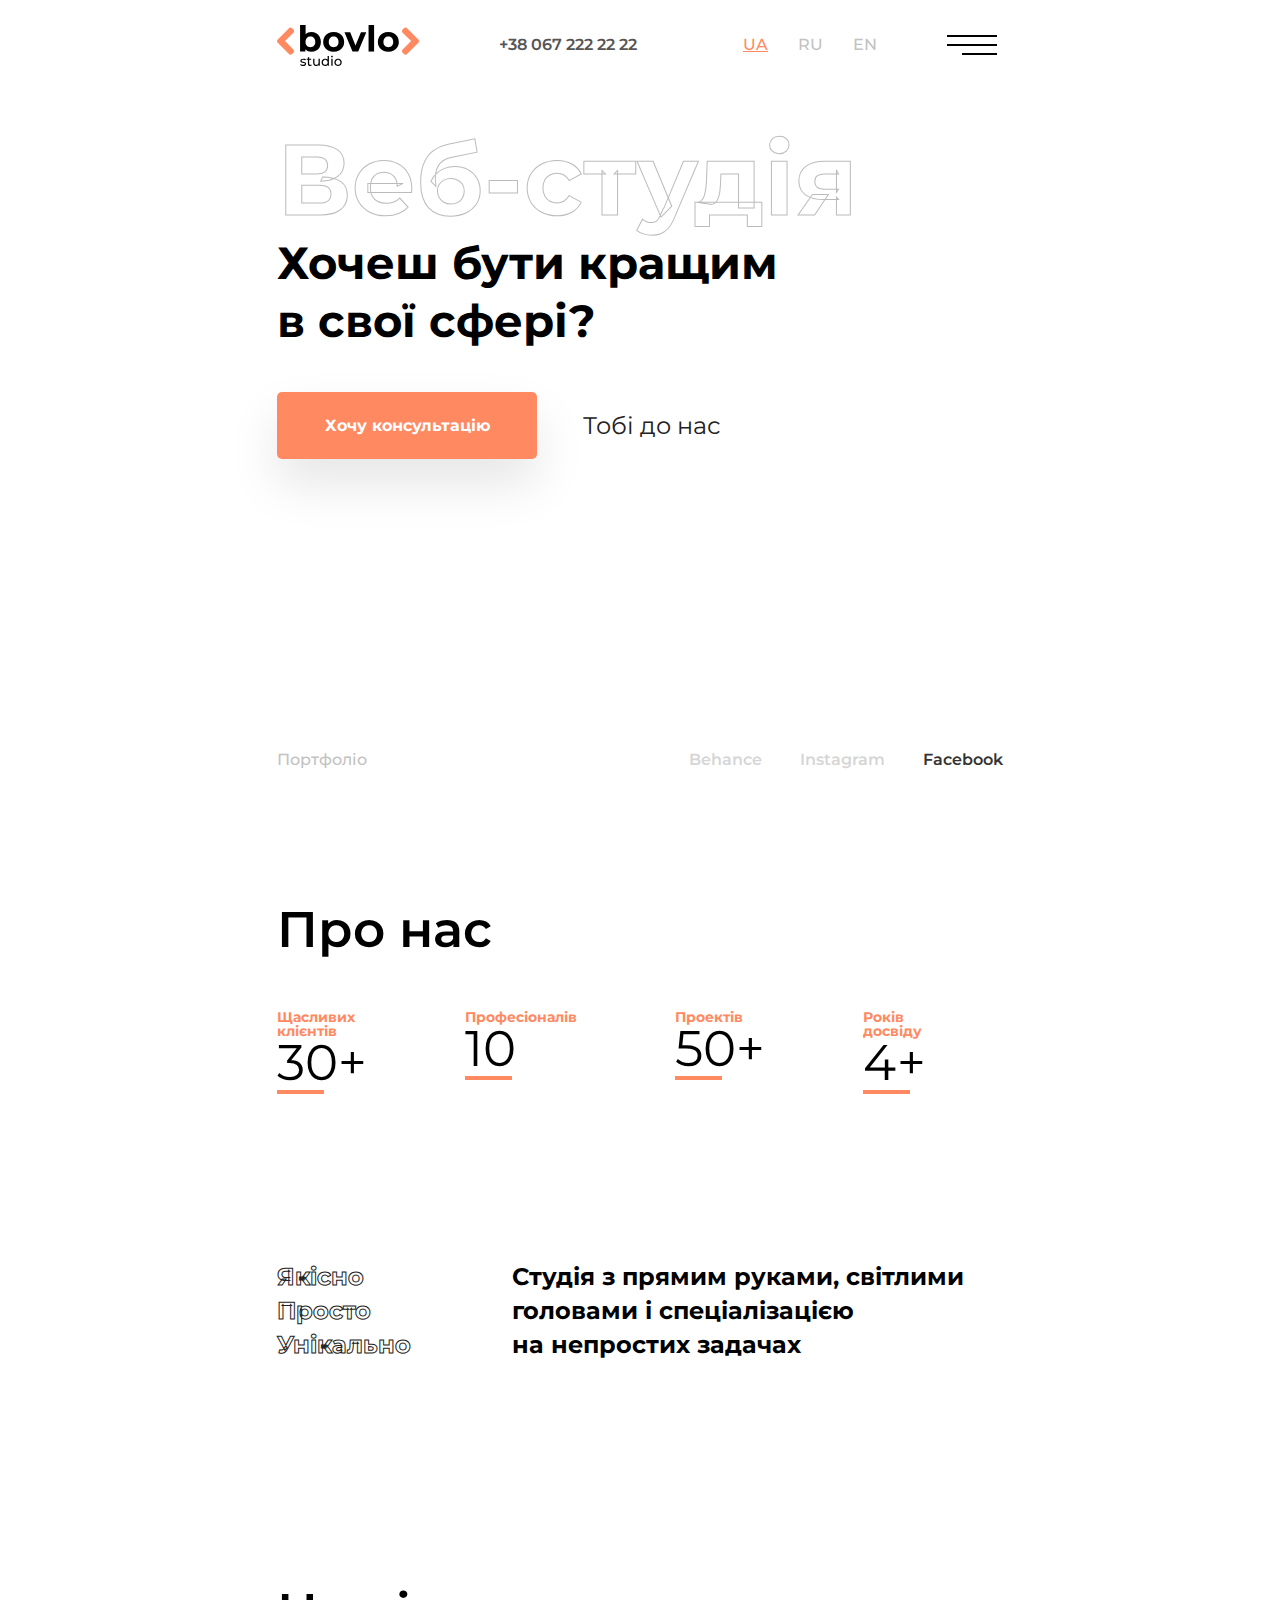
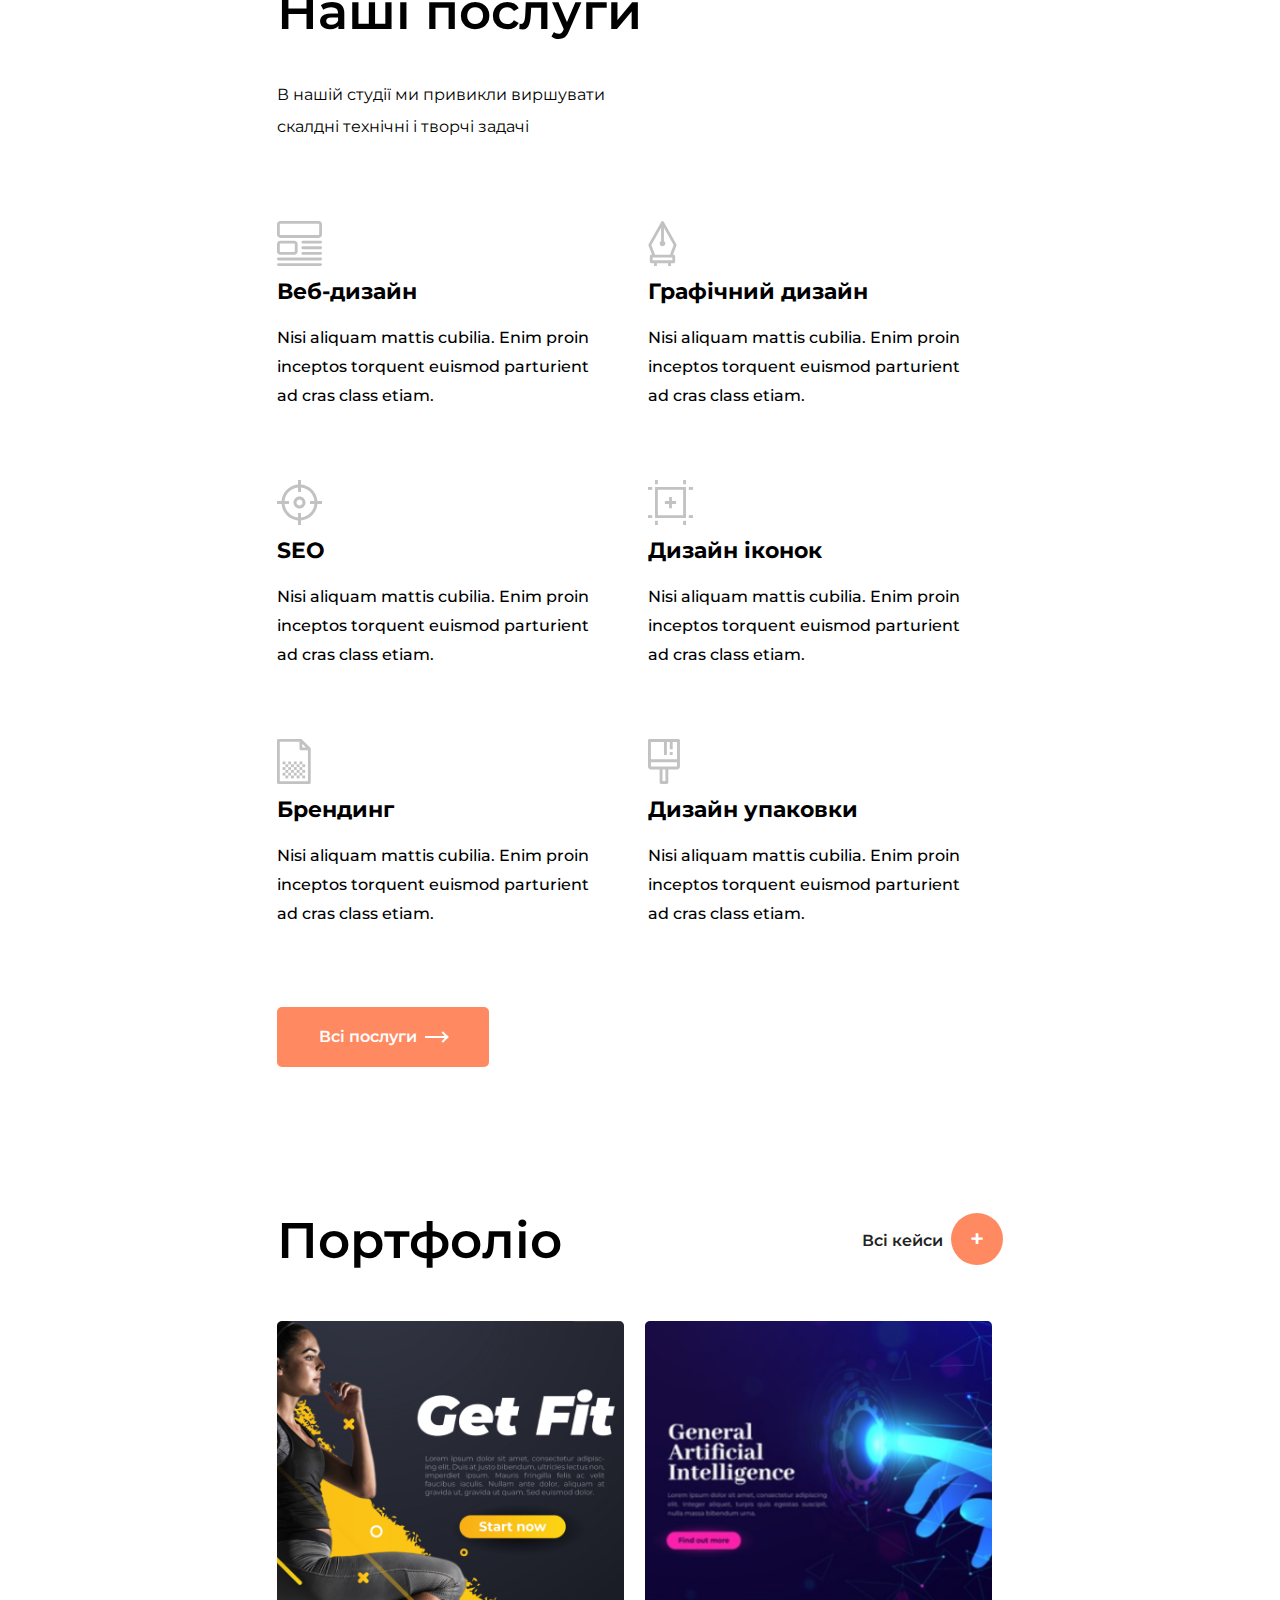
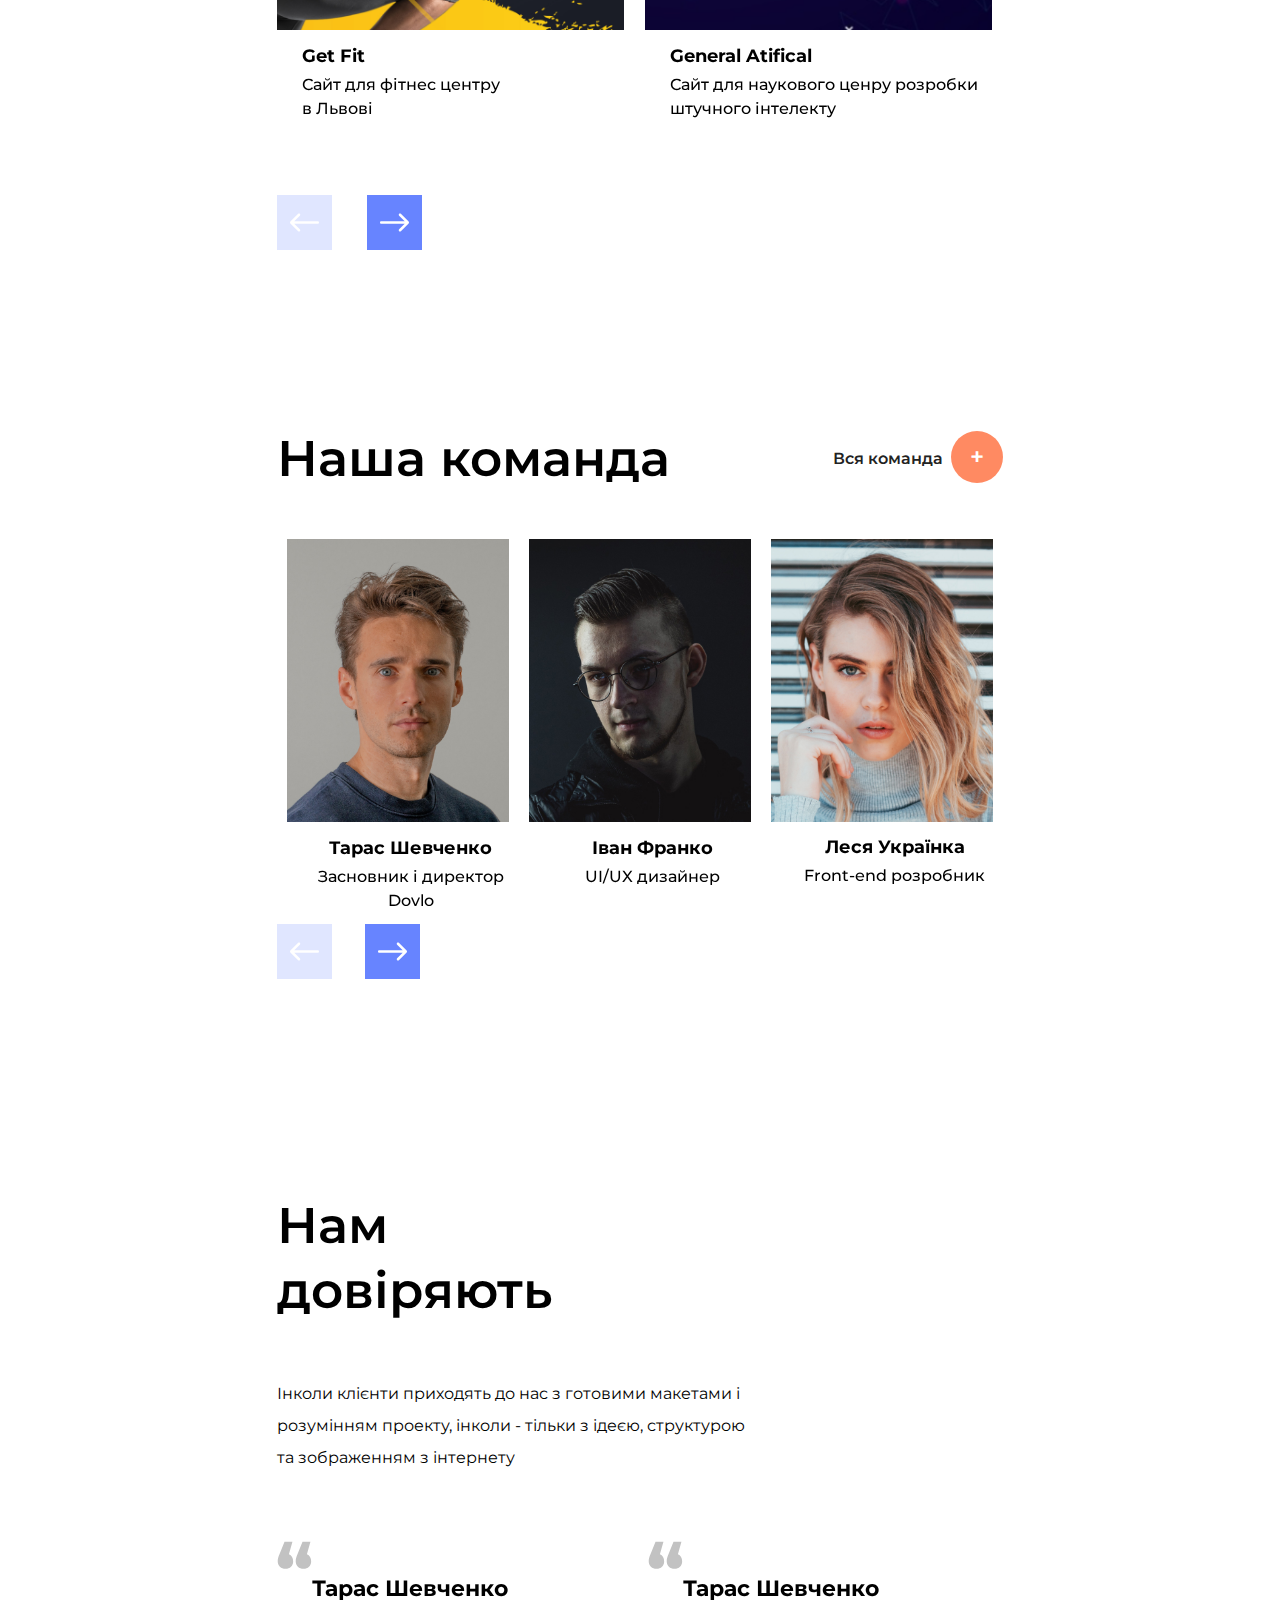
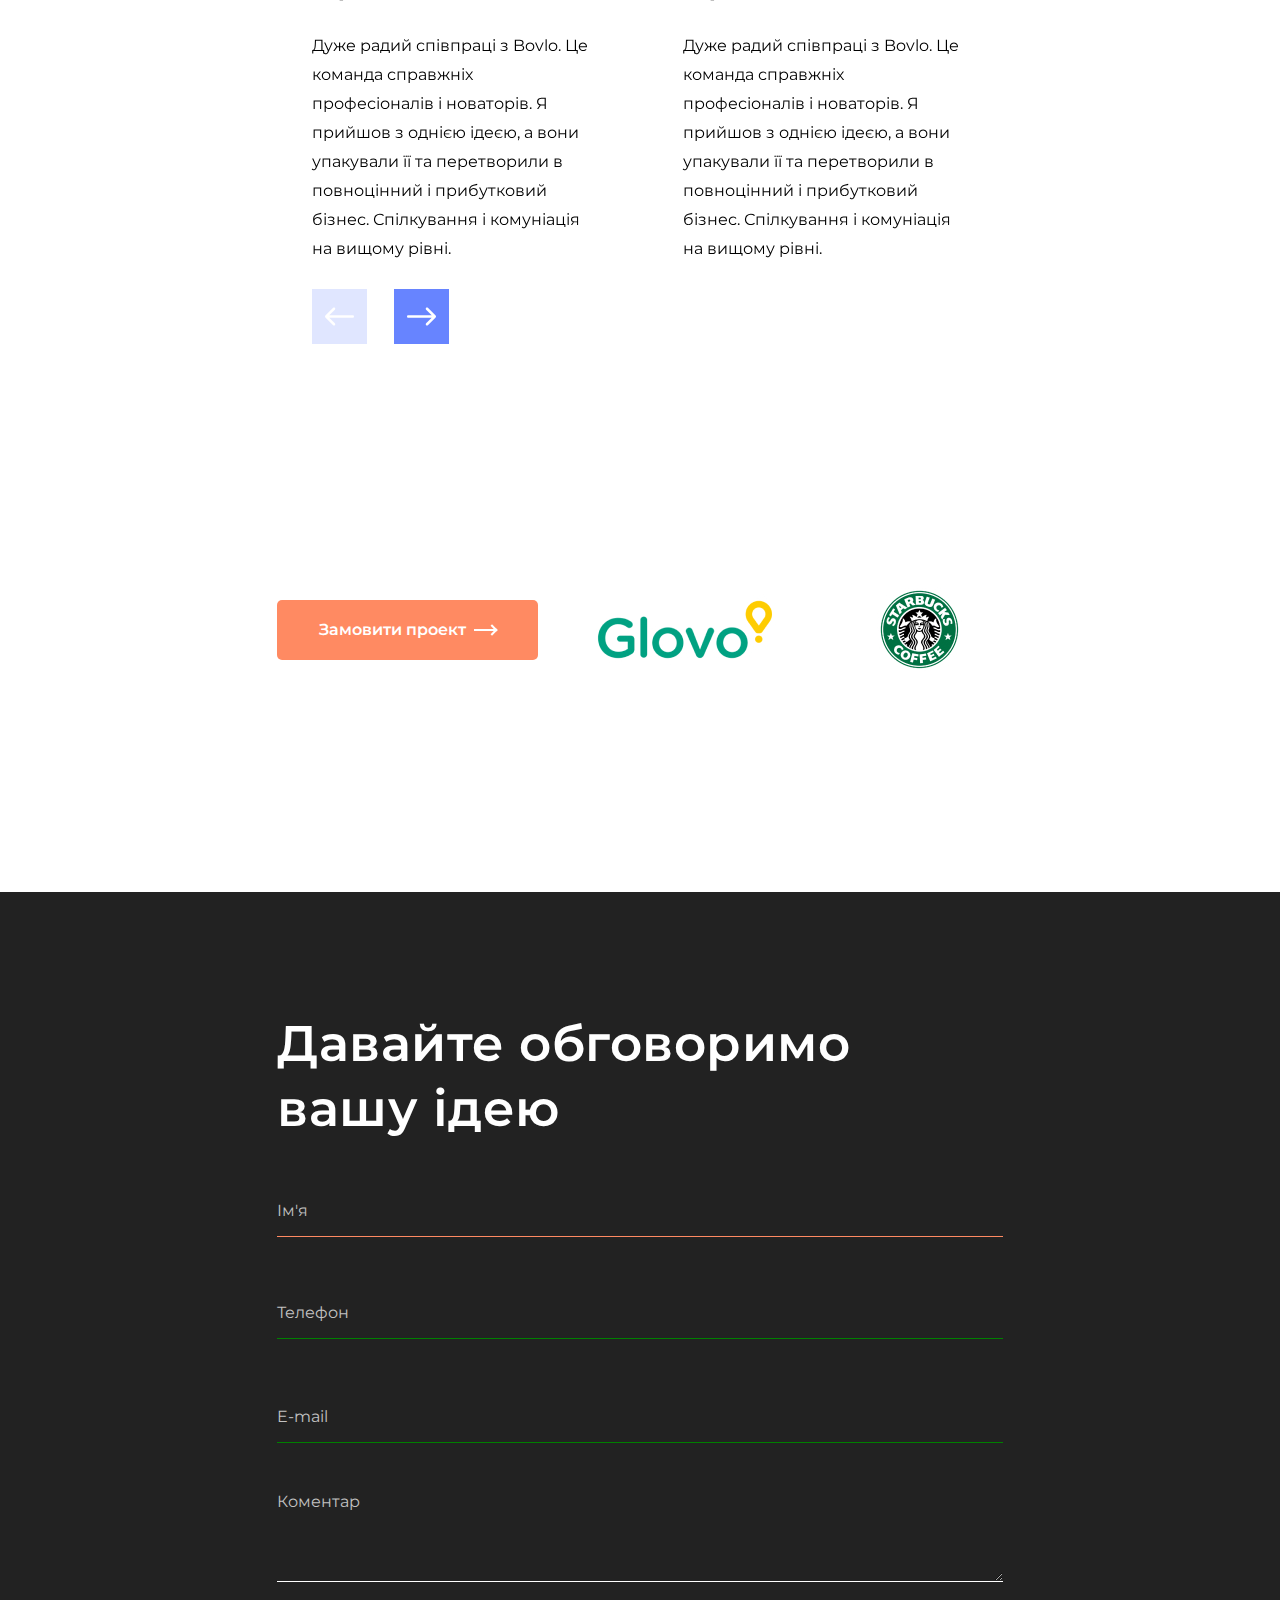
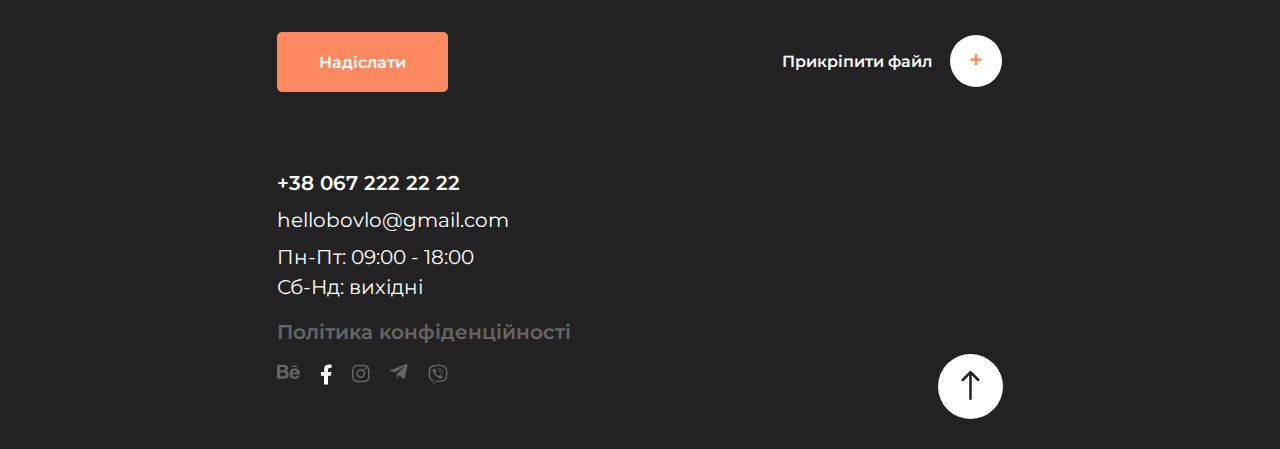
<file: Bovlo/index.html>
<!DOCTYPE html>
<html lang="en">
<head>
	<meta charset="UTF-8">
	<meta name="viewport" content="width=device-width">
	<title>Document</title>
	<link rel="stylesheet" href="css/style.css">
</head>
<body>
<div class="wrapper">
		<div class="header">
	<div class="container">
		<div class="header_content">
			<div class="header_logo" id="top">
				<a href="index.html">
						<img src="img/logo-black.svg" class="img-svg" alt="">
				</a>
			</div>
				<a href="#" class="header__phone">
					<p>+38 067 222 22 22</p>
				</a>
				<ul class="lang__list">
					<li>
						<a href="#" class="lang__item active">
							ua
						</a>
					</li>
					<li>
						<a href="#" class="lang__item">
							ru
						</a>
					</li>
					<li>
						<a href="#" class="lang__item">
							en
						</a>
					</li>	
				</ul>
				<div class="accordeon-lang">
						<ul>
							<li><a href="#" class="accordeon-item visible">ua</a></li>
							<li><a href="#" class="accordeon-item">ru</a></li>
							<li><a href="#" class="accordeon-item">en</a></li>
						</ul>
						<img src="img/icons/accord.svg" alt="">
					</div>
			<div class="header__burger">
				<span></span>
			</div>
			<p>
			<nav class="header__menu">
				<div class="container">
					<ul class="header__list">
						<a href="about.html" class="header__list__link">
							<p class="header__list__link__style">
								Про нас
							</p>
						</a>
						<a href="services.html" class="header__list__link">
							<p class="header__list__link__style">
								Послуги
							</p>
						</a>
						<a href="portfolio.html" class="header__list__link">
							<p class="header__list__link__style active">
								Портфоліо
							</p>
						
						</a>
						<a href="blog.html" class="header__list__link">
							<p class="header__list__link__style">
								Блог
							</p>
							
						</a>
						<a href="team.html" class="header__list__link">
							<p class="header__list__link__style">
								Команда
							</p>
						</a>
						<a href="jobs.html" class="header__list__link">
							<p class="header__list__link__style">
								Вакансії
							</p>
						</a>
						
						<a href="contacts.html" class="header__list__link">
							<p class="header__list__link__style">
								Контакти
							</p>
						</a>
					</ul>
					<div class="menu__info">
						<p class="menu__cost">Розрахунок вартості</p>
						<p class="menu_contacts">Наші контакти</p>
						<p class="menu__mail">hellobovlo@gmail.com</p>
						<p class="menu__phone">+38 067 222 22 22</p>
				</div>
				</div>
			</nav>
		</div>	
	</div>	
</div>


	<div class="mainContent">
		<div class="container">
			<div class="bebetter">
				<h1 class="bebetter__header">
					Веб-студія
				</h1>
				<p class="bebetter__text">
					Хочеш бути кращим
					<br> в свої сфері?
				</p>
				<div class="bebetter__links">
					<a href="#" class="bebetter__btn">Хочу консультацію</a>
					<a href="#" class="p">Тобі до нас</a>
				</div>
				<div class="dottes bebetter__dottes">
			
				</div>
				<div class="bebetter__footer">
					<a href="#" class="bebetter__footer-link">
						<p>Портфоліо</p>
					</a>
					<ul class="social_list">
						<li class="social_list_item"><a href="#">Behance</a></li>
						<li class="social_list_item"><a href="#">Instagram</a></li>
						<li class="social_list_item"><a href="#" class="active">Facebook</a></li>
					</ul>
				</div>
				
			</div>
		</div>
		<div class="about__us">
			<div class="container">
				<h2 class="title">
					Про нас
				</h2>
				<div class="about__row">
					<div class="row__item">
						<p class="about__title">Щасливих клієнтів</p>
						<p class="about__number">30+</p>
						</div>
					<div class="row__item">
						<p class="about__title">Професіоналів</p>
						<p class="about__number">10</p>
					</div>
					<div class="row__item">
						<p class="about__title">Проектів</p>
						<p class="about__number">50+</p>
						</div>
					<div class="row__item">
						<p class="about__title">Років досвіду</p>
						<p class="about__number">4+</p>
					</div>
				</div>
				<div class="about__row">
					<p class="row__text row__text-decor">Якісно<br> Просто<br> Унікально<br></p>
					<p class="row__text">Студія з прямим руками, світлими<br> головами і спеціалізацією<br> на непростих задачах</p>
				</div>
			</div>		
		</div>
		<div class="services">
			<div class="container">
				
					
				<div class="services__block">
					<div class="services__header">
						<h2 class="title services_title">
							Наші послуги
						</h2>
						<p class="text-2">
								В нашій студії ми привикли виршувати<br> скалдні технічні і творчі задачі
						</p>
					</div>

						<div class="dottes services__dottes">
			
						</div>
					
					<div class="services__column services__column-1">
						<div class="services__item-block">
							<img src="img/icons/01.svg" alt="" class="services__icon">
							<p class="services__title">
								Веб-дизайн
							</p>
							<p class="text">
									Nisi aliquam mattis cubilia. Enim proin inceptos torquent euismod parturient ad cras class etiam.
							</p>
						</div>
						<div class="services__item-block">
							<img src="img/icons/02.svg" alt="" class="services__icon">
							<p class="services__title">
								SEO
							</p>
							<p class="text">
								Nisi aliquam mattis cubilia. Enim proin inceptos torquent euismod parturient ad cras class etiam.
							</p>
						</div>
						<div class="services__item-block">
							<img src="img/icons/03.svg" alt="" class="services__icon">
							<p class="services__title">
								Брендинг
							</p>
							<p class="text">
								Nisi aliquam mattis cubilia. Enim proin inceptos torquent euismod parturient ad cras class etiam.
							</p>
						</div>
					</div>
					<div class="services__column">
						<div class="services__item-block">
							<img src="img/icons/04.svg" alt="" class="services__icon">
							<p class="services__title">
								Графічний дизайн
							</p>
							<p class="text">
								Nisi aliquam mattis cubilia. Enim proin inceptos torquent euismod parturient ad cras class etiam.
							</p>
						</div>
						<div class="services__item-block">
							<img src="img/icons/05.svg" alt="" class="services__icon">
							<p class="services__title">
								Дизайн іконок
							</p>
							<p class="text">
								Nisi aliquam mattis cubilia. Enim proin inceptos torquent euismod parturient ad cras class etiam.
							</p>
						</div>
						<div class="services__item-block">
							<img src="img/icons/06.svg" alt="" class="services__icon">
							<p class="services__title">
								Дизайн упаковки
							</p>
							<p class="text">
								Nisi aliquam mattis cubilia. Enim proin inceptos torquent euismod parturient ad cras class etiam.
							</p>
						</div>
					</div>
					<a href="#" class="services__btn btn">
							<p>Всі послуги</p>
							<span></span>
					</a>
				</div>
			</div>
		</div>
		<div class="portfolio">
				<div class="container">
					<div class="portfolio__block">
						<div class="portfolio__header">
							<p class="title portfolio__title">
								Портфоліо
							</p>
							<div class="link">
								<a href="#">
									Всі кейси
								</a>
							</div>
							<div class="dottes portfolio__dottes">
			
							</div>
						</div>
						<div class="slider">
							<div class="slider__item">
								<img src="img/homepage/Port-slider/port-1.png" alt="">
								<p class="slider__title">Get Fit</p>
								<p class="slider__text">Сайт для фітнес центру<br> в Львові</p>
							</div>
								<div class="slider__item">
								<img src="img/homepage/Port-slider/port-2.png" alt="">
								<p class="slider__title">General Atifical</p>
								<p class="slider__text">Сайт для наукового ценру розробки<br> штучного інтелекту</p>
							</div>
								<div class="slider__item">
								<img src="img/homepage/Port-slider/port-3.png" alt="">
								<p class="slider__title">Devion</p>
								<p class="slider__text">Брендинг будівельної компанії<br> в Тернополі</p>
							</div>
								<div class="slider__item">
								<img src="img/homepage/Port-slider/port-4.jpg" alt="">
								<p class="slider__title">Следующий Слайд</p>
								<p class="slider__text">Текст для следующего слайда</p>
							</div>	
						</div>
					</div>
				</div>
		</div>
		<div class="team">
				<div class="container">
					<div class="team__block">
						<div class="dottes team__dottes">
			
						</div>
						<div class="team__header">
							<p class="title team__title">
								Наша команда 
							</p>
							<div class="arrows-container">
								
							</div>
							<div class="link">
								<a href="#">
									Вся команда
								</a>
							</div>
						</div>
						<div class="slider__team">
							<div class="slider__item">
								<img src="img/homepage/Team-slider/team-1.jpg" alt="">
								<p class="slider__title">Тарас Шевченко</p>
								<p class="slider__text">Засновник і директор Dovlo</p>
							</div>
							<div class="slider__item">
								<img src="img/homepage/Team-slider/team-2.jpg" alt="">
								<p class="slider__title">Іван Франко</p>
								<p class="slider__text">UI/UX дизайнер</p>
							</div>
							<div class="slider__item">
								<div class="slider__img">
									<img src="img/homepage/Team-slider/team-3.jpg" alt="">
								</div>
								
								<p class="slider__title">Леся Українка</p>
								<p class="slider__text">Front-end розробник</p>
							</div>
							<div class="slider__item">
								<img src="img/homepage/Team-slider/team-4.jpg" alt="">
								<p class="slider__title">Григорій Сковорода</p>
								<p class="slider__text">Back-end розробник</p>
							</div>
							<div class="slider__item">
								<img src="img/homepage/Team-slider/team-1.jpg" alt="">
								<p class="slider__title">Тарас Шевченко</p>
								<p class="slider__text">Засновник і директор Dovlo</p>
							</div>
						</div>
					</div>
				</div>
		</div>
		<div class="trust">
			<div class="container">
				<h2 class="title trust__title">
					Нам<br> довіряють
				</h2>
				<div class="trust-container">
					<div class="trust__column">
						<p class="text-2">
							Інколи клієнти приходять до нас з готовими макетами і розумінням проекту, інколи - тільки з ідеєю, структурою та зображенням з інтернету
						</p>
						<div class="dottes trust__dottes">
			
						</div>
					</div>
					<div class="slider-reviews">
						<div class="slider__item">
							<img src="img/icons/comas.svg" alt="">
							<p class="review__title">
								Тарас Шевченко
							</p>
							<p class="review__text text-2">
								Дуже радий співпраці з Bovlo. Це команда справжніх професіоналів і новаторів. Я прийшов з однією ідеєю, а вони упакували її та перетворили в повноцінний і прибутковий бізнес. Спілкування і комуніація на вищому рівні.
							</p>
						</div>
						<div class="slider__item">
							<img src="img/icons/comas.svg" alt="">
							<p class="review__title">
								Тарас Шевченко
							</p>
							<p class="review__text text-2">
								Дуже радий співпраці з Bovlo. Це команда справжніх професіоналів і новаторів. Я прийшов з однією ідеєю, а вони упакували її та перетворили в повноцінний і прибутковий бізнес. Спілкування і комуніація на вищому рівні.
							</p>
						</div>
							<div class="slider__item">
							<img src="img/icons/comas.svg" alt="">
							<p class="review__title">
								Тарас Шевченко
							</p>
							<p class="review__text text-2">
								Дуже радий співпраці з Bovlo. Це команда справжніх професіоналів і новаторів. Я прийшов з однією ідеєю, а вони упакували її та перетворили в повноцінний і прибутковий бізнес. Спілкування і комуніація на вищому рівні.
							</p>
						</div>
							<div class="slider__item">
							<img src="img/icons/comas.svg" alt="">
							<p class="review__title">
								Тарас Шевченко
							</p>
							<p class="review__text text-2">
								Дуже радий співпраці з Bovlo. Це команда справжніх професіоналів і новаторів. Я прийшов з однією ідеєю, а вони упакували її та перетворили в повноцінний і прибутковий бізнес. Спілкування і комуніація на вищому рівні.
							</p>
						</div>
							<div class="slider__item">
							<img src="img/icons/comas.svg" alt="">
							<p class="review__title">
								Тарас Шевченко
							</p>
							<p class="review__text text-2">
								Дуже радий співпраці з Bovlo. Це команда справжніх професіоналів і новаторів. Я прийшов з однією ідеєю, а вони упакували її та перетворили в повноцінний і прибутковий бізнес. Спілкування і комуніація на вищому рівні.
							</p>
						</div>
							<div class="slider__item">
							<img src="img/icons/comas.svg" alt="">
							<p class="review__title">
								Тарас Шевченко
							</p>
							<p class="review__text text-2">
								Дуже радий співпраці з Bovlo. Це команда справжніх професіоналів і новаторів. Я прийшов з однією ідеєю, а вони упакували її та перетворили в повноцінний і прибутковий бізнес. Спілкування і комуніація на вищому рівні.
							</p>
						</div>
					</div>
				</div>
				<div class="container">
					<div class="firms">
						<ul class="firms__list">
							<li class="firms__list__item">
								<a href="#" class="trust__btn btn">
								<p>Замовити проект</p>
								<span></span>
								</a>
							</li>
							<li class="firms__list__item">
								<img src="img/social/glovo.jpg" alt="">
							</li>
							<li class="firms__list__item">
								<img src="img/social/starb.jpg" alt="">
							</li>
							<li class="firms__list__item">
								<img src="img/social/McD.jpg" alt="">
							</li>
							<li class="firms__list__item">
								<img src="img/social/uber.jpg" alt="">
							</li>
						</ul>
					</div>
				</div>
			</div>
		</div>
		<div class="footer">
	<div class="container">
		<h2 class="title footer__title">
			Давайте обговоримо вашу ідею
		</h2>
		<div class="footer__container">
			<div class="footer__form">
				<p class="form__field form__field-1">
					<input name="text" type="text" class="name-input" required>
					<span class="form__label">
						Ім'я
					</span>
				</p>
				<p class="form__field form__field-2">
					<span class="form__label">
						Телефон
					</span>
					<input name="text" type="tel" class="tel-input"  pattern="[\+]\d{3}\s[\(]\d{2}[\)]\s\d{3}[\-]\d{2}[\-]\d{2}" minlength="1" maxlength="20">
					<span class="form__error">Это поле должно содержать телефон в формате +380 (12) 456-78-90</span>
				</p>
				<p class="form__field form__field-3">
					<span class="form__label">
						E-mail
					</span>
					<input name="text" type="email" class="mail-input">
					<span class="form__error">Некоректний адрес e-mail</span>
				</p>
				<p class="form__field form__field-4">
					<span class="form__label">
						Коментар
					</span>
					<textarea name="text"class="comment">
					</textarea>
				</p>
				<div class="footer__actions">
					<input type="submit" value="Надіслати" class="btn submit__footer">
					<div class="footer__link">
						<label for="file" >
							Прикріпити файл
							<span class="file-input">
								+
							</span>
						</label>
						<input name="file"type="file" id="file">
					</div>
				</div>
			</div>
			<div class="footer__info">
				<p class="footer__tel">
					+38 067 222 22 22
				</p>
				<p class="footer__mail">
					hellobovlo@gmail.com
				</p>
				<p class="schedule">
					Пн-Пт: 09:00 - 18:00<br> Сб-Нд: вихідні
				</p>
				<p class="rights">
					Політика конфіденційності
				</p>
				<ul class="footer__list">
					<a href="#" class="footer__list__item">
						<li><img src="img/social/be_icon.svg" alt=""></li>
					</a>
					<a href="#" class="footer__list__item">
						<li><img src="img/social/f-icon.svg" alt=""></li>
					</a>
					<a href="#" class="footer__list__item">
						<li><img src="img/social/inst_icon.svg" alt=""></li>
					</a>
					<a href="#" class="footer__list__item">	
						<li><img src="img/social/tel_icon.svg" alt=""></li>
					</a>
					<a href="#" class="footer__list__item">
						<li><img src="img/social/viber_icon.svg" alt=""></li>
					</a>	
				</ul>
				<div class="dottees__box">
					<div class="dottes footer__dottes">

					</div>
				</div>
			</div>
			<span class="anchor__link">
				<a href="#" onclick="scrollUp('#top')">
					<img src="img/icons/anchor_link.svg" alt="">
				</a>
			</span>
		</div>
	</div>
</div>

	</div>
</div>
	
</body>
<script src="https://ajax.googleapis.com/ajax/libs/jquery/3.4.1/jquery.min.js"></script>
<script src="js/slick.min.js"></script>
<script src="js/main.js"></script>
</html>
</file>
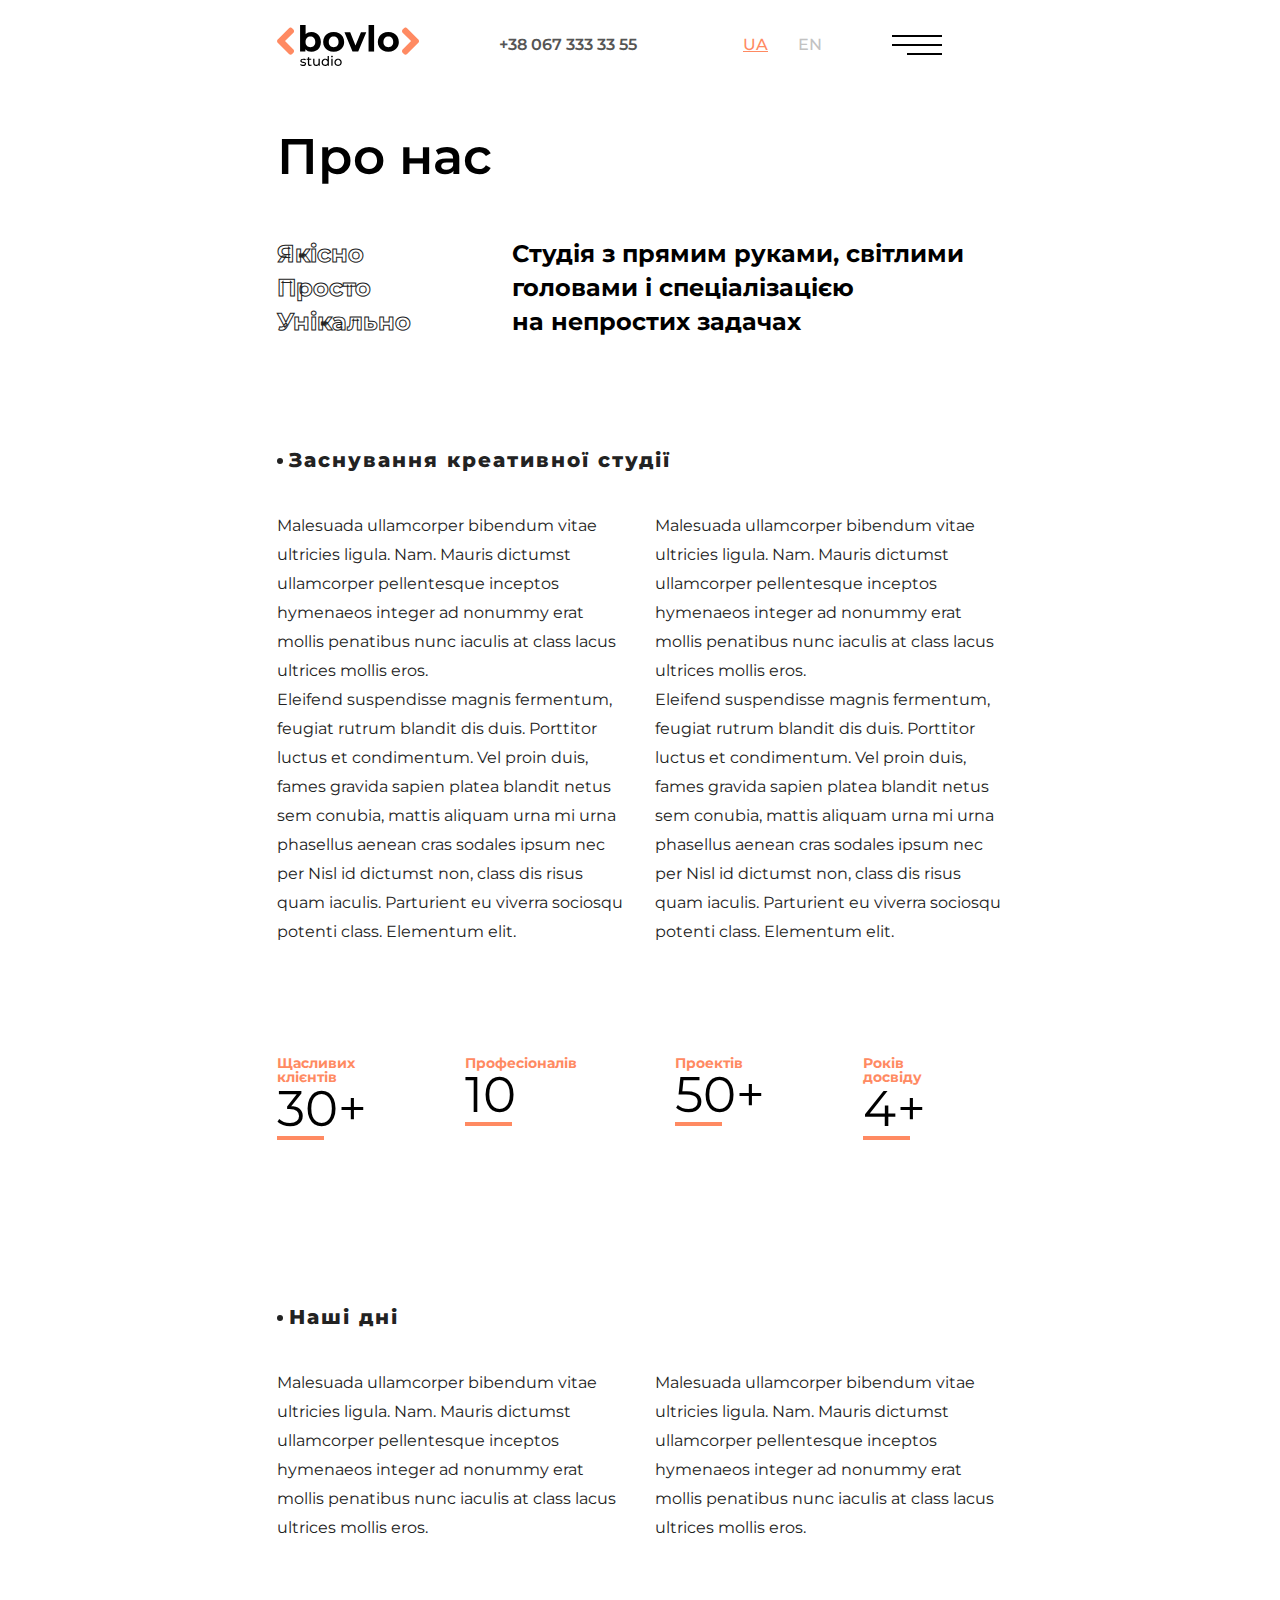
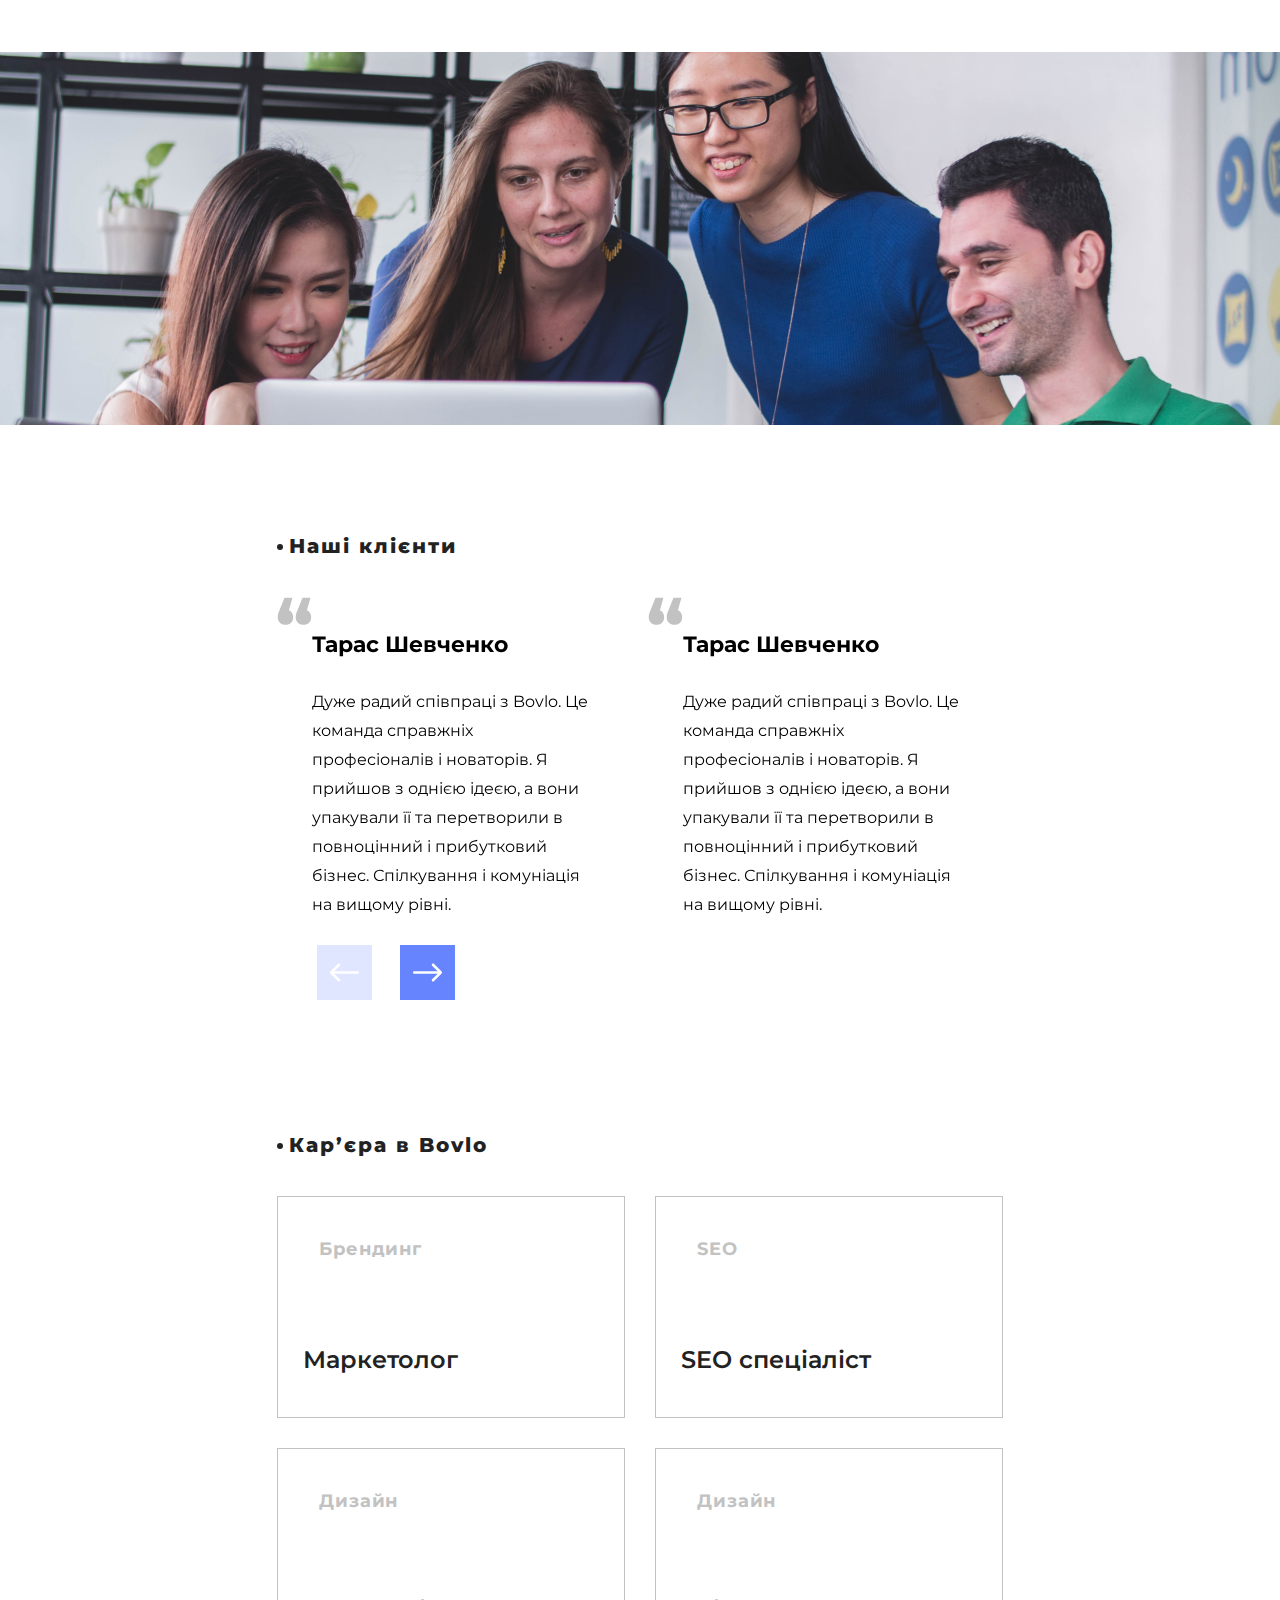
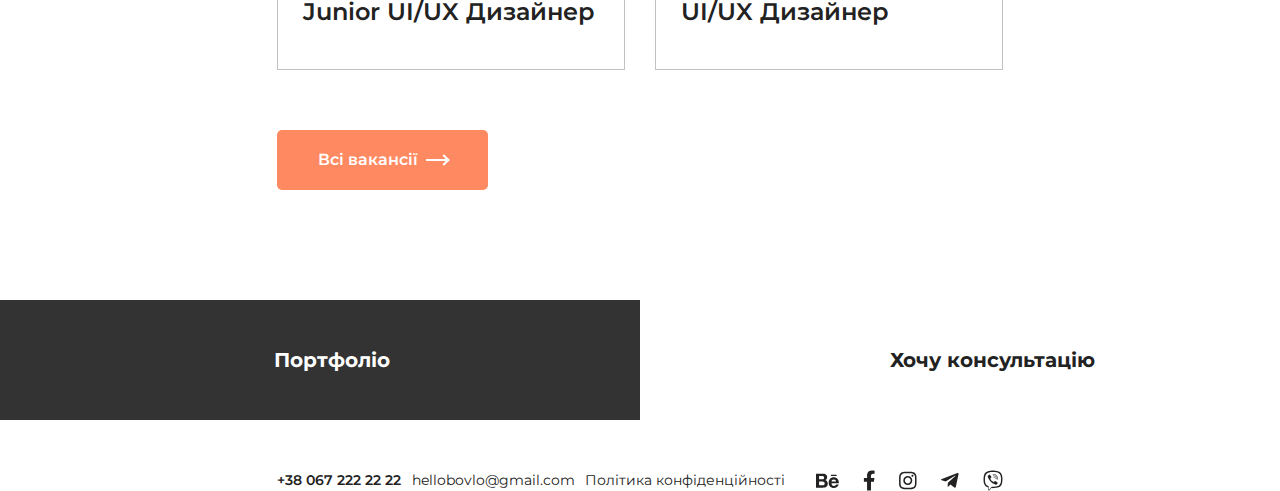
<file: Bovlo/about.html>
<!DOCTYPE html>
<html lang="en">
<head>
	<meta charset="UTF-8">
	<meta name="viewport" content="width=device-width">
	<title>new title2</title>
	<link rel="stylesheet" href="css/style.css">
</head>
<body>
	<div class="wrapper">
		<div class="header">
	<div class="container">
		<div class="header_content">
			<div class="header_logo" id="top">
				<a href="index.html">
						<img src="img/logo-black.svg" class="img-svg" alt="">
				</a>
			</div>
				<a href="#" class="header__phone">
					<p>+38 067 333 33 55</p>
				</a>
				<ul class="lang__list">
					<li>
						<a href="#" class="lang__item active">
							ua
						</a>
					</li>
					
					<li>
						<a href="#" class="lang__item">
							en
						</a>
					</li>	
				</ul>
				<div class="accordeon-lang">
						<ul>
							<li><a href="#" class="accordeon-item visible">ua</a></li>
							<li><a href="#" class="accordeon-item">ru</a></li>
							<li><a href="#" class="accordeon-item">en</a></li>
						</ul>
						<img src="img/icons/accord.svg" alt="">
					</div>
			<div class="header__burger">
				<span></span>
			</div>
			<p>
			<nav class="header__menu">
				<div class="container">
					<ul class="header__list">
						<a href="about.html" class="header__list__link">
							<p class="header__list__link__style">
								Про нас
							</p>
						</a>
						<a href="services.html" class="header__list__link">
							<p class="header__list__link__style">
								Послуги
							</p>
						</a>
						<a href="portfolio.html" class="header__list__link">
							<p class="header__list__link__style active">
								Портфоліо
							</p>
						
						</a>
						<a href="blog.html" class="header__list__link">
							<p class="header__list__link__style">
								Блог
							</p>
							
						</a>
						<a href="team.html" class="header__list__link">
							<p class="header__list__link__style">
								Команда
							</p>
						</a>
						<a href="jobs.html" class="header__list__link">
							<p class="header__list__link__style">
								Вакансії
							</p>
						</a>
						
						<a href="contacts.html" class="header__list__link">
							<p class="header__list__link__style">
								Контакти
							</p>
						</a>
					</ul>
					<div class="menu__info">
						<p class="menu__cost">Розрахунок вартості</p>
						<p class="menu_contacts">Наші контакти</p>
						<p class="menu__mail">hellobovlo@gmail.com</p>
						<p class="menu__phone">+38 067 222 22 22</p>
				</div>
				</div>
			</nav>
		</div>	
	</div>	
</div>


		<div class="about__us">
			<div class="container">
				<h2 class="title">
					Про нас
				</h2>
				<div class="about__row">
					<p class="row__text row__text-decor">Якісно<br> Просто<br> Унікально<br></p>
					<p class="row__text">Студія з прямим руками, світлими<br> головами і спеціалізацією<br> на непростих задачах</p>
				</div>
				<h3 class="little-title">
						Заснування креативної студії
				</h3>
				<div class="about__row">
					<p class="row__text-2">
						Malesuada ullamcorper bibendum vitae ultricies ligula. Nam. Mauris dictumst ullamcorper pellentesque inceptos hymenaeos integer ad nonummy erat mollis penatibus nunc iaculis at class lacus ultrices mollis eros.<br>
						Eleifend suspendisse magnis fermentum, feugiat rutrum blandit dis duis. Porttitor luctus et condimentum. Vel proin duis, fames gravida sapien platea blandit netus sem conubia, mattis aliquam urna mi urna phasellus aenean cras sodales ipsum nec per Nisl id dictumst non, class dis risus quam iaculis. Parturient eu viverra sociosqu potenti class. Elementum elit.
					</p>
					<p class="row__text-2">
						Malesuada ullamcorper bibendum vitae ultricies ligula. Nam. Mauris dictumst ullamcorper pellentesque inceptos hymenaeos integer ad nonummy erat mollis penatibus nunc iaculis at class lacus ultrices mollis eros.<br> 
						Eleifend suspendisse magnis fermentum, feugiat rutrum blandit dis duis. Porttitor luctus et condimentum. Vel proin duis, fames gravida sapien platea blandit netus sem conubia, mattis aliquam urna mi urna phasellus aenean cras sodales ipsum nec per Nisl id dictumst non, class dis risus quam iaculis. Parturient eu viverra sociosqu potenti class. Elementum elit.
					</p>
				</div>
				<div class="about__row">
					<div class="row__item">
						<p class="about__title">Щасливих клієнтів</p>
						<p class="about__number">30+</p>
						</div>
					<div class="row__item">
						<p class="about__title">Професіоналів</p>
						<p class="about__number">10</p>
					</div>
					<div class="row__item">
						<p class="about__title">Проектів</p>
						<p class="about__number">50+</p>
						</div>
					<div class="row__item">
						<p class="about__title">Років досвіду</p>
						<p class="about__number">4+</p>
					</div>
				</div> 
				<h3 class="little-title">
						Наші дні
				</h3>
				<div class="about__row">
					<p class="row__text-2">
						Malesuada ullamcorper bibendum vitae ultricies ligula. Nam. Mauris dictumst ullamcorper pellentesque inceptos hymenaeos integer ad nonummy erat mollis penatibus nunc iaculis at class lacus ultrices mollis eros.
					</p>
					<p class="row__text-2">
						Malesuada ullamcorper bibendum vitae ultricies ligula. Nam. Mauris dictumst ullamcorper pellentesque inceptos hymenaeos integer ad nonummy erat mollis penatibus nunc iaculis at class lacus ultrices mollis eros.
					</p>
				</div>
			</div>	
			<div class="banner ibg">
				<img src="img/main/img-1.jpg" alt="">
			</div>
			<div class="clients">
				<div class="container">
					<h3 class="little-title">
							Наші клієнти
					</h3>
					<div class="slider-clients">
						<div class="slider__item">
							<img src="img/icons/comas.svg" alt="">
							<p class="review__title">
								Тарас Шевченко
							</p>
							<p class="review__text text-2">
								Дуже радий співпраці з Bovlo. Це команда справжніх професіоналів і новаторів. Я прийшов з однією ідеєю, а вони упакували її та перетворили в повноцінний і прибутковий бізнес. Спілкування і комуніація на вищому рівні.
							</p>
						</div>
						<div class="slider__item">
							<img src="img/icons/comas.svg" alt="">
							<p class="review__title">
								Тарас Шевченко
							</p>
							<p class="review__text text-2">
								Дуже радий співпраці з Bovlo. Це команда справжніх професіоналів і новаторів. Я прийшов з однією ідеєю, а вони упакували її та перетворили в повноцінний і прибутковий бізнес. Спілкування і комуніація на вищому рівні.
							</p>
						</div>
						<div class="slider__item">
							<img src="img/icons/comas.svg" alt="">
							<p class="review__title">
								Тарас Шевченко
							</p>
							<p class="review__text text-2">
								Дуже радий співпраці з Bovlo. Це команда справжніх професіоналів і новаторів. Я прийшов з однією ідеєю, а вони упакували її та перетворили в повноцінний і прибутковий бізнес. Спілкування і комуніація на вищому рівні.
							</p>
						</div>
						<div class="slider__item">
							<img src="img/icons/comas.svg" alt="">
							<p class="review__title">
								Тарас Шевченко
							</p>
							<p class="review__text text-2">
								Дуже радий співпраці з Bovlo. Це команда справжніх професіоналів і новаторів. Я прийшов з однією ідеєю, а вони упакували її та перетворили в повноцінний і прибутковий бізнес. Спілкування і комуніація на вищому рівні.
							</p>
						</div>
						<div class="slider__item">
							<img src="img/icons/comas.svg" alt="">
							<p class="review__title">
								Тарас Шевченко
							</p>
							<p class="review__text text-2">
								Дуже радий співпраці з Bovlo. Це команда справжніх професіоналів і новаторів. Я прийшов з однією ідеєю, а вони упакували її та перетворили в повноцінний і прибутковий бізнес. Спілкування і комуніація на вищому рівні.
							</p>
						</div>
						<div class="slider__item">
							<img src="img/icons/comas.svg" alt="">
							<p class="review__title">
								Тарас Шевченко
							</p>
							<p class="review__text text-2">
								Дуже радий співпраці з Bovlo. Це команда справжніх професіоналів і новаторів. Я прийшов з однією ідеєю, а вони упакували її та перетворили в повноцінний і прибутковий бізнес. Спілкування і комуніація на вищому рівні.
							</p>
						</div>
					</div>
				</div>
			</div>
			<div class="career">
				<div class="container">
					<h3 class="little-title">
						Кар’єра в Bovlo
					</h3>
					<div class="career__mainblock">
						<div class="career__block">
							<p><a href="#" class="career__block_header">Брендинг</a></p>
							<p><a href="#" class="career__block_footer">Маркетолог</a></p>
						</div>
						<div class="career__block">
							<p><a href="#" class="career__block_header">SEO</a></p>
							<p><a href="#" class="career__block_footer">SEO спеціаліст</a></p>
						</div>
						<div class="career__block">
							<p><a href="#" class="career__block_header">Дизайн</a></p>
							<p><a href="#" class="career__block_footer">Junior UI/UX Дизайнер</a></p>
						</div>
						<div class="career__block">
							<p><a href="#" class="career__block_header">Дизайн</a></p>
							<p><a href="#" class="career__block_footer">UI/UX Дизайнер</a></p>
						</div>
					</div>
					<a href="#" class="career__btn btn">
						<p>
							Всі вакансії
						</p>
						<span></span>
					</a>
				</div>
			</div>
		</div>
		<div class="block-links">
	<div class="block-links_item">
		<a href="#" class="block-links_item_text block-links_item_text-w">
			<p>Портфоліо</p>
		</a>
	</div>
	<div class="block-links_item">
		<a href="#" class="block-links_item_text">
			<p>Хочу консультацію</p>
		</a>
	</div>
</div>
<div>
	<div class="container">
		<div class="footer-block">
				<div class="footer-block__item">
					<p class="footer-block__tel">+38 067 222 22 22</p>
					<p class="footer-block__mail">hellobovlo@gmail.com</p>
					<p class="footer-block__rights">Політика конфіденційності</p>
				</div>
				<div class="footer-block__item">
					<ul class="footer-block__list">
							<a href="#" class="footer-block__link">
								<li><img class="img-svg" src="img/social/be_icon.svg" alt=""></li>
							</a>
							<a href="#" class="footer-block__link">
								<li><img class="img-svg" src="img/social/f-icon.svg" alt=""></li>
							</a>
							<a href="#" class="footer-block__link">
								<li><img class="img-svg" src="img/social/inst_icon.svg" alt=""></li>
							</a>
							<a href="#" class="footer-block__link">	
								<li><img class="img-svg" src="img/social/tel_icon.svg" alt=""></li>
							</a>
							<a href="#" class="footer-block__link">
								<li><img class="img-svg" src="img/social/viber_icon.svg" alt=""></li>
							</a>	
					</ul>
			</div>
		</div>
	</div>
</div>
	</div>
</body>
<script src="https://ajax.googleapis.com/ajax/libs/jquery/3.4.1/jquery.min.js"></script>
<script src="js/slick.min.js"></script>

<script src="js/main.js"></script>
</html>
</file>
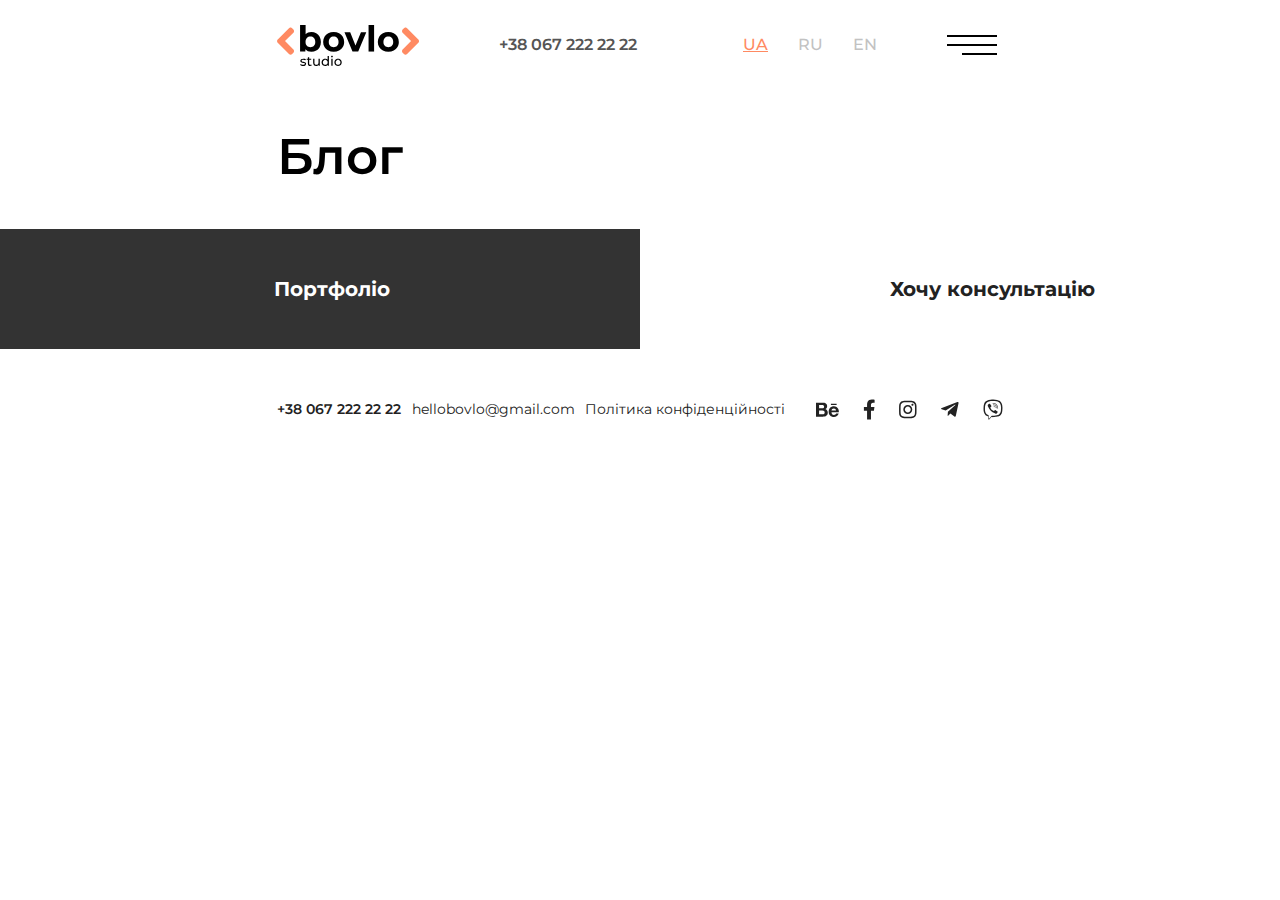
<file: Bovlo/blog.html>
<!DOCTYPE html>
<html lang="en">
<head>
	<meta charset="UTF-8">
	<meta name="viewport" content="width=device-width">
	<title>Document</title>
	<link rel="stylesheet" href="css/style.css">
</head>
<body>
	<div class="wrapper">
		<div class="header">
	<div class="container">
		<div class="header_content">
			<div class="header_logo" id="top">
				<a href="index.html">
						<img src="img/logo-black.svg" class="img-svg" alt="">
				</a>
			</div>
				<a href="#" class="header__phone">
					<p>+38 067 222 22 22</p>
				</a>
				<ul class="lang__list">
					<li>
						<a href="#" class="lang__item active">
							ua
						</a>
					</li>
					<li>
						<a href="#" class="lang__item">
							ru
						</a>
					</li>
					<li>
						<a href="#" class="lang__item">
							en
						</a>
					</li>	
				</ul>
				<div class="accordeon-lang">
						<ul>
							<li><a href="#" class="accordeon-item visible">ua</a></li>
							<li><a href="#" class="accordeon-item">ru</a></li>
							<li><a href="#" class="accordeon-item">en</a></li>
						</ul>
						<img src="img/icons/accord.svg" alt="">
					</div>
			<div class="header__burger">
				<span></span>
			</div>
			<p>
			<nav class="header__menu">
				<div class="container">
					<ul class="header__list">
						<a href="about.html" class="header__list__link">
							<p class="header__list__link__style">
								Про нас
							</p>
						</a>
						<a href="services.html" class="header__list__link">
							<p class="header__list__link__style">
								Послуги
							</p>
						</a>
						<a href="portfolio.html" class="header__list__link">
							<p class="header__list__link__style active">
								Портфоліо
							</p>
						
						</a>
						<a href="blog.html" class="header__list__link">
							<p class="header__list__link__style">
								Блог
							</p>
							
						</a>
						<a href="team.html" class="header__list__link">
							<p class="header__list__link__style">
								Команда
							</p>
						</a>
						<a href="jobs.html" class="header__list__link">
							<p class="header__list__link__style">
								Вакансії
							</p>
						</a>
						
						<a href="contacts.html" class="header__list__link">
							<p class="header__list__link__style">
								Контакти
							</p>
						</a>
					</ul>
					<div class="menu__info">
						<p class="menu__cost">Розрахунок вартості</p>
						<p class="menu_contacts">Наші контакти</p>
						<p class="menu__mail">hellobovlo@gmail.com</p>
						<p class="menu__phone">+38 067 222 22 22</p>
				</div>
				</div>
			</nav>
		</div>	
	</div>	
</div>


		<div class="container">
			<nav class="page__list page__list-blog">
				<h2 class="title">
					Блог
				</h2>
				<ul>
					<li><a href="#" class="page__list-item">Всі</a></li>
					<li><a href="#" class="page__list-item active">Веб-дизайн</a></li>
					<li><a href="#" class="page__list-item">SEO</a></li>
					<li><a href="#" class="page__list-item">Брендинг</a></li>
					<li><a href="#" class="page__list-item">Графічний дизайн</a> </li>
					<li><a href="#" class="page__list-item">Дизайн іконок</a></li>
					<li><a href="#" class="page__list-item">Дизайн упаковки</a> </li>
				</ul>
			</nav>
		</div>
		<div class="block-links">
	<div class="block-links_item">
		<a href="#" class="block-links_item_text block-links_item_text-w">
			<p>Портфоліо</p>
		</a>
	</div>
	<div class="block-links_item">
		<a href="#" class="block-links_item_text">
			<p>Хочу консультацію</p>
		</a>
	</div>
</div>
<div>
	<div class="container">
		<div class="footer-block">
				<div class="footer-block__item">
					<p class="footer-block__tel">+38 067 222 22 22</p>
					<p class="footer-block__mail">hellobovlo@gmail.com</p>
					<p class="footer-block__rights">Політика конфіденційності</p>
				</div>
				<div class="footer-block__item">
					<ul class="footer-block__list">
							<a href="#" class="footer-block__link">
								<li><img class="img-svg" src="img/social/be_icon.svg" alt=""></li>
							</a>
							<a href="#" class="footer-block__link">
								<li><img class="img-svg" src="img/social/f-icon.svg" alt=""></li>
							</a>
							<a href="#" class="footer-block__link">
								<li><img class="img-svg" src="img/social/inst_icon.svg" alt=""></li>
							</a>
							<a href="#" class="footer-block__link">	
								<li><img class="img-svg" src="img/social/tel_icon.svg" alt=""></li>
							</a>
							<a href="#" class="footer-block__link">
								<li><img class="img-svg" src="img/social/viber_icon.svg" alt=""></li>
							</a>	
					</ul>
			</div>
		</div>
	</div>
</div>
	</div>
</body>
<script src="https://ajax.googleapis.com/ajax/libs/jquery/3.4.1/jquery.min.js"></script>
<script src="js/slick.min.js"></script>
<script src="js/main.js"></script>
</html>
</file>
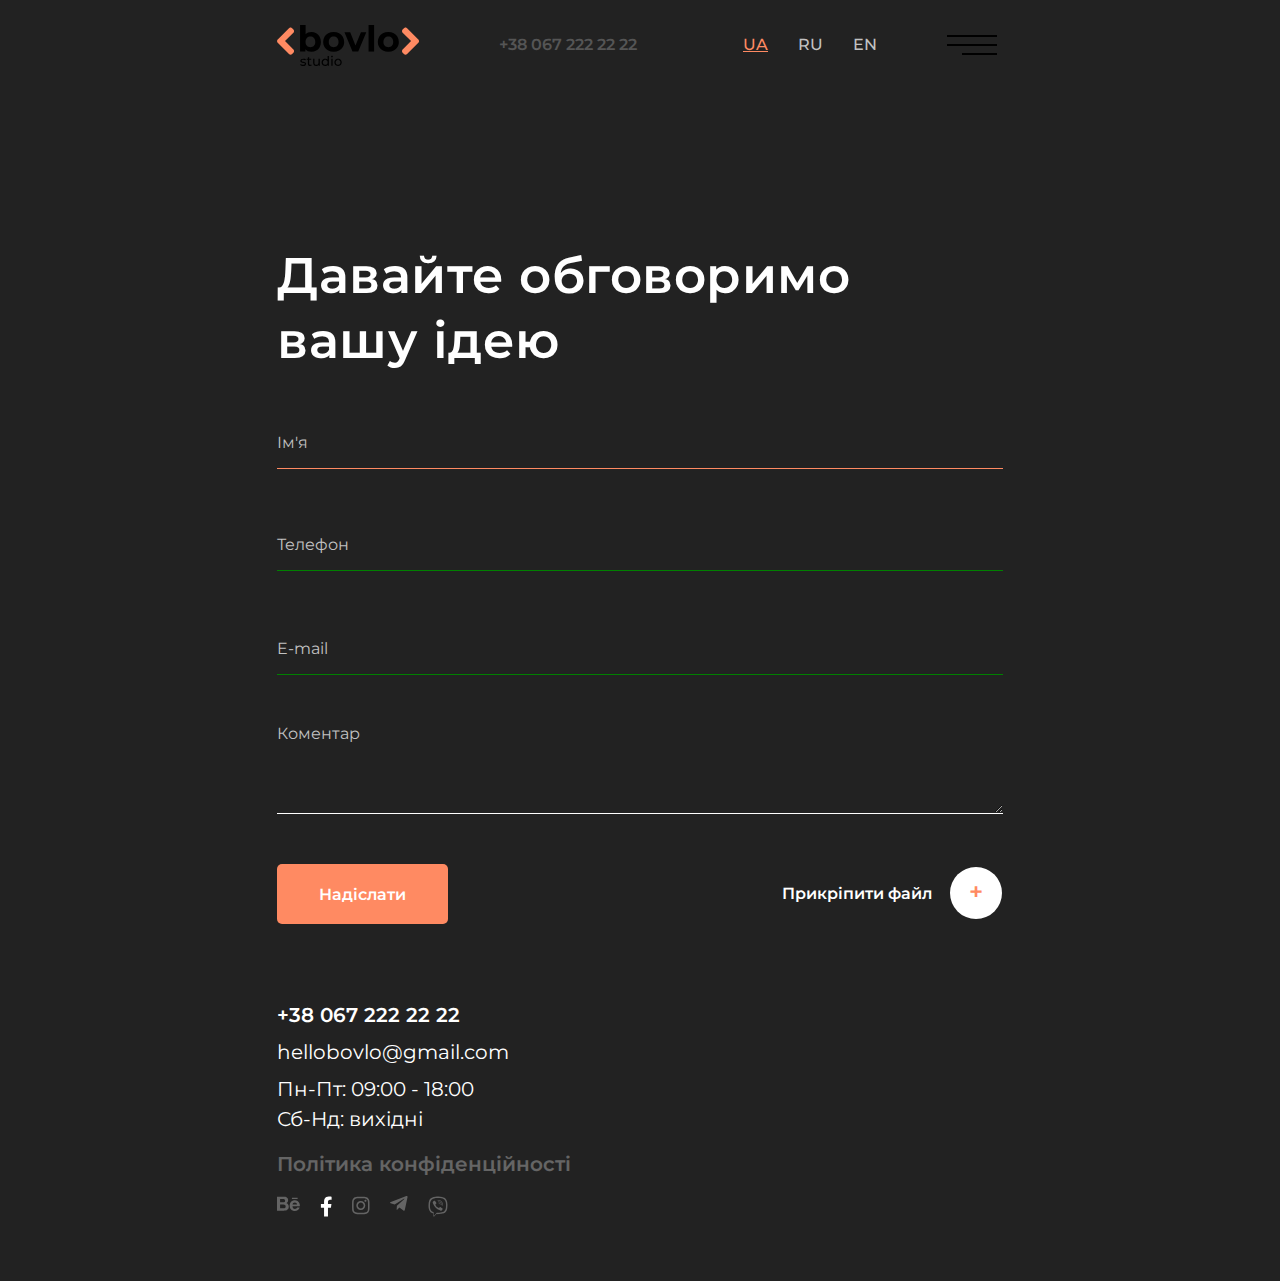
<file: Bovlo/contacts.html>
<!DOCTYPE html>
<html lang="en">
<head>
	<meta charset="UTF-8">
	<meta name="viewport" content="width=device-width">
	<title>Document</title>
	<link rel="stylesheet" href="css/style.css">
</head>
<body>
	<div class="wrapper">
		<div class="footer">
			<div class="header">
	<div class="container">
		<div class="header_content">
			<div class="header_logo" id="top">
				<a href="index.html">
						<img src="img/logo-black.svg" class="img-svg" alt="">
				</a>
			</div>
				<a href="#" class="header__phone">
					<p>+38 067 222 22 22</p>
				</a>
				<ul class="lang__list">
					<li>
						<a href="#" class="lang__item active">
							ua
						</a>
					</li>
					<li>
						<a href="#" class="lang__item">
							ru
						</a>
					</li>
					<li>
						<a href="#" class="lang__item">
							en
						</a>
					</li>	
				</ul>
				<div class="accordeon-lang">
						<ul>
							<li><a href="#" class="accordeon-item visible">ua</a></li>
							<li><a href="#" class="accordeon-item">ru</a></li>
							<li><a href="#" class="accordeon-item">en</a></li>
						</ul>
						<img src="img/icons/accord.svg" alt="">
					</div>
			<div class="header__burger">
				<span></span>
			</div>
			<p>
			<nav class="header__menu">
				<div class="container">
					<ul class="header__list">
						<a href="about.html" class="header__list__link">
							<p class="header__list__link__style">
								Про нас
							</p>
						</a>
						<a href="services.html" class="header__list__link">
							<p class="header__list__link__style">
								Послуги
							</p>
						</a>
						<a href="portfolio.html" class="header__list__link">
							<p class="header__list__link__style active">
								Портфоліо
							</p>
						
						</a>
						<a href="blog.html" class="header__list__link">
							<p class="header__list__link__style">
								Блог
							</p>
							
						</a>
						<a href="team.html" class="header__list__link">
							<p class="header__list__link__style">
								Команда
							</p>
						</a>
						<a href="jobs.html" class="header__list__link">
							<p class="header__list__link__style">
								Вакансії
							</p>
						</a>
						
						<a href="contacts.html" class="header__list__link">
							<p class="header__list__link__style">
								Контакти
							</p>
						</a>
					</ul>
					<div class="menu__info">
						<p class="menu__cost">Розрахунок вартості</p>
						<p class="menu_contacts">Наші контакти</p>
						<p class="menu__mail">hellobovlo@gmail.com</p>
						<p class="menu__phone">+38 067 222 22 22</p>
				</div>
				</div>
			</nav>
		</div>	
	</div>	
</div>


			<div class="container">
				<h2 class="title footer__title">
					Давайте обговоримо вашу ідею
				</h2>
				<div class="footer__container">
					<div class="footer__form">
						<p class="form__field form__field-1">
							<input name="text" type="text" class="name-input" required>
							<span class="form__label">
								Ім'я
							</span>
						</p>
						<p class="form__field form__field-2">
							<span class="form__label">
								Телефон
							</span>
							<input name="text" type="tel" class="tel-input"  pattern="[\+]\d{3}\s[\(]\d{2}[\)]\s\d{3}[\-]\d{2}[\-]\d{2}" minlength="1" maxlength="20">
							<span class="form__error">Это поле должно содержать телефон в формате +380 (12) 456-78-90</span>
						</p>
						<p class="form__field form__field-3">
							<span class="form__label">
								E-mail
							</span>
							<input name="text" type="email" class="mail-input">
							<span class="form__error">Некоректний адрес e-mail</span>
						</p>
						<p class="form__field form__field-4">
							<span class="form__label">
								Коментар
							</span>
							<textarea name="text"class="comment">
							</textarea>
						</p>
						<div class="footer__actions">
							<input type="submit" value="Надіслати" class="btn submit__footer">
							<div class="footer__link">
								<label for="file" >
									Прикріпити файл
									<span class="file-input">
										+
									</span>
								</label>
								<input name="file"type="file" id="file">
							</div>
						</div>
					</div>
					<div class="footer__info">
						<p class="footer__tel">
							+38 067 222 22 22
						</p>
						<p class="footer__mail">
							hellobovlo@gmail.com
						</p>
						<p class="schedule">
							Пн-Пт: 09:00 - 18:00<br> Сб-Нд: вихідні
						</p>
						<p class="rights">
							Політика конфіденційності
						</p>
						<ul class="footer__list">
							<a href="#" class="footer__list__item">
								<li><img src="img/social/be_icon.svg" alt=""></li>
							</a>
							<a href="#" class="footer__list__item">
								<li><img src="img/social/f-icon.svg" alt=""></li>
							</a>
							<a href="#" class="footer__list__item">
								<li><img src="img/social/inst_icon.svg" alt=""></li>
							</a>
							<a href="#" class="footer__list__item">	
								<li><img src="img/social/tel_icon.svg" alt=""></li>
							</a>
							<a href="#" class="footer__list__item">
								<li><img src="img/social/viber_icon.svg" alt=""></li>
							</a>	
						</ul>
					<div class="dottees__box">
						<div class="dottes footer__dottes">

						</div>
					</div>
				</div>
			</div>
		</div>
	</div>
</div>
</body>
<script src="https://ajax.googleapis.com/ajax/libs/jquery/3.4.1/jquery.min.js"></script>
<script src="js/slick.min.js"></script>
<script src="js/main.js"></script>
</html>
</file>
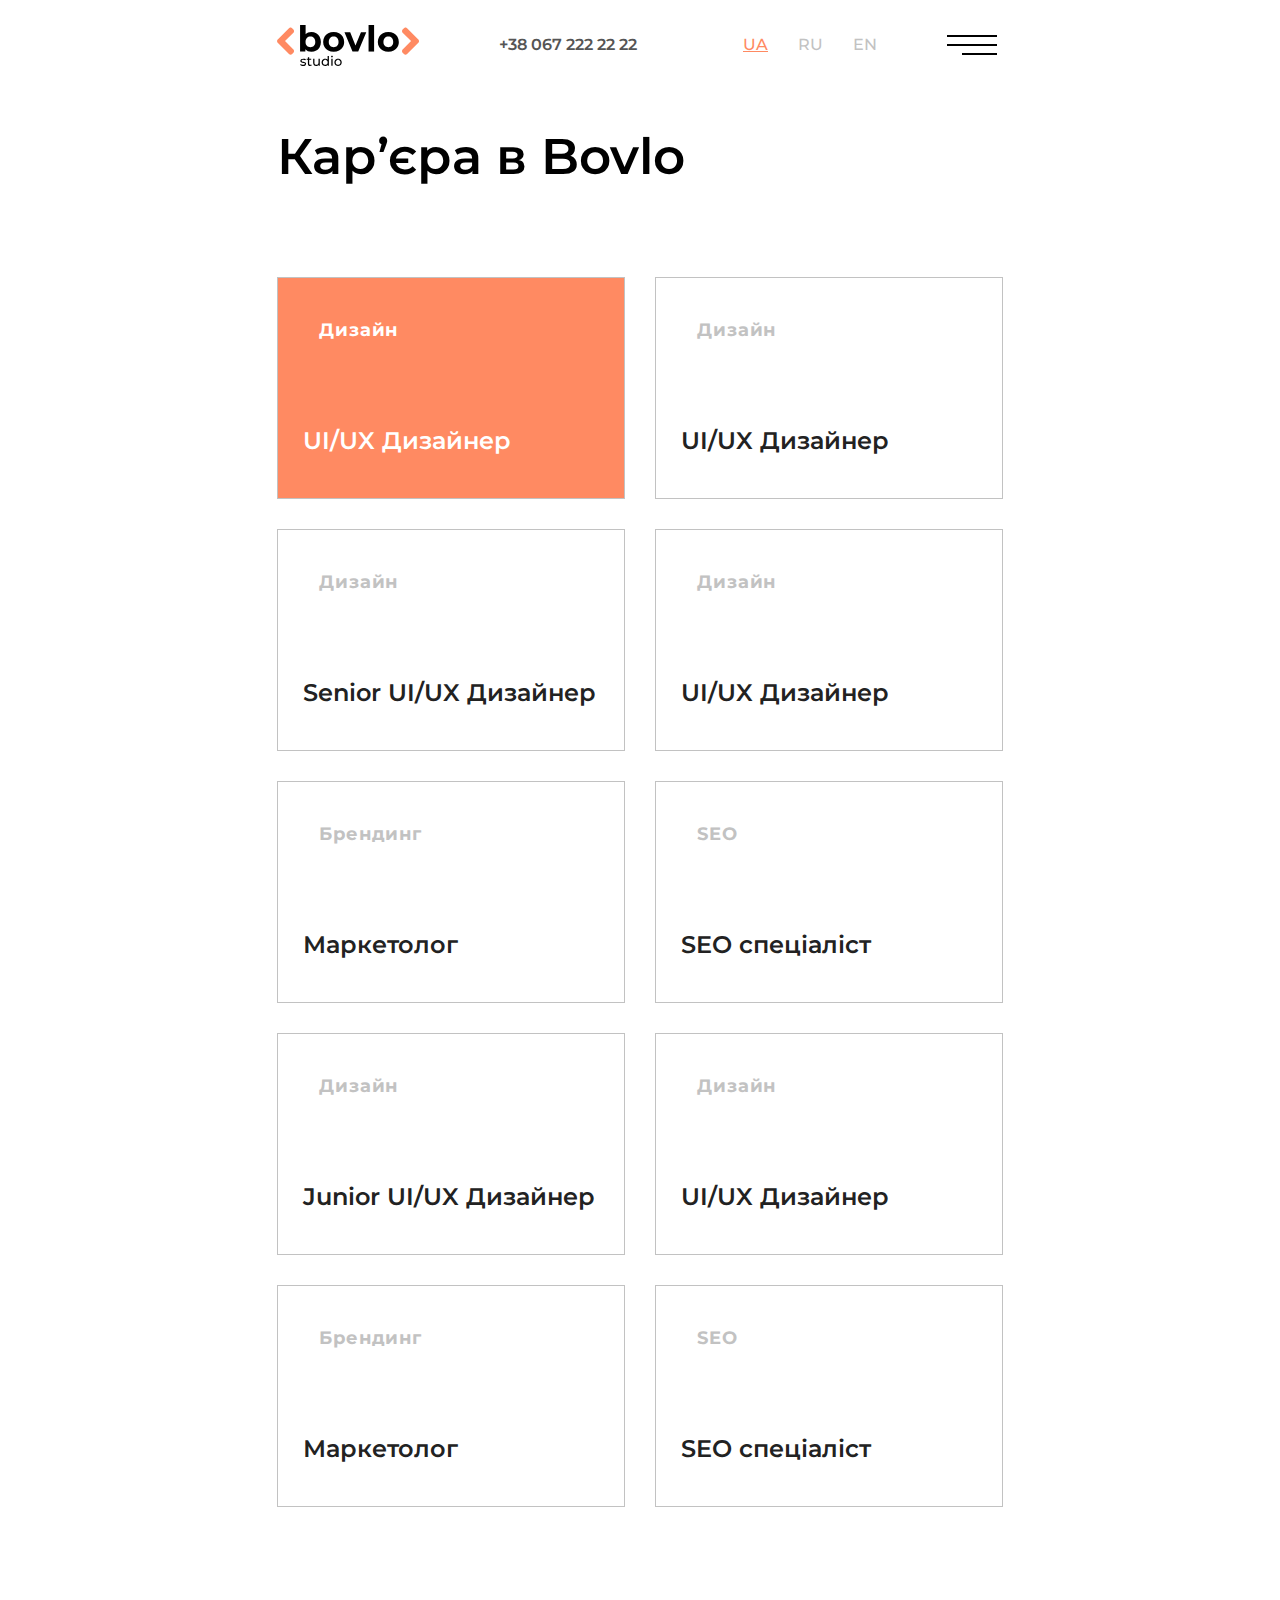
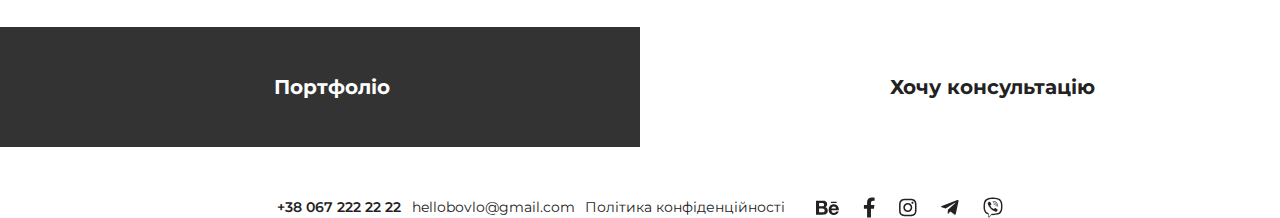
<file: Bovlo/jobs.html>
<!DOCTYPE html>
<html lang="en">
<head>
	<meta charset="UTF-8">
	<meta name="viewport" content="width=device-width">
	<title>Document</title>
	<link rel="stylesheet" href="css/style.css">
</head>
<body>
	<div class="wrapper">
		<div class="header">
	<div class="container">
		<div class="header_content">
			<div class="header_logo" id="top">
				<a href="index.html">
						<img src="img/logo-black.svg" class="img-svg" alt="">
				</a>
			</div>
				<a href="#" class="header__phone">
					<p>+38 067 222 22 22</p>
				</a>
				<ul class="lang__list">
					<li>
						<a href="#" class="lang__item active">
							ua
						</a>
					</li>
					<li>
						<a href="#" class="lang__item">
							ru
						</a>
					</li>
					<li>
						<a href="#" class="lang__item">
							en
						</a>
					</li>	
				</ul>
				<div class="accordeon-lang">
						<ul>
							<li><a href="#" class="accordeon-item visible">ua</a></li>
							<li><a href="#" class="accordeon-item">ru</a></li>
							<li><a href="#" class="accordeon-item">en</a></li>
						</ul>
						<img src="img/icons/accord.svg" alt="">
					</div>
			<div class="header__burger">
				<span></span>
			</div>
			<p>
			<nav class="header__menu">
				<div class="container">
					<ul class="header__list">
						<a href="about.html" class="header__list__link">
							<p class="header__list__link__style">
								Про нас
							</p>
						</a>
						<a href="services.html" class="header__list__link">
							<p class="header__list__link__style">
								Послуги
							</p>
						</a>
						<a href="portfolio.html" class="header__list__link">
							<p class="header__list__link__style active">
								Портфоліо
							</p>
						
						</a>
						<a href="blog.html" class="header__list__link">
							<p class="header__list__link__style">
								Блог
							</p>
							
						</a>
						<a href="team.html" class="header__list__link">
							<p class="header__list__link__style">
								Команда
							</p>
						</a>
						<a href="jobs.html" class="header__list__link">
							<p class="header__list__link__style">
								Вакансії
							</p>
						</a>
						
						<a href="contacts.html" class="header__list__link">
							<p class="header__list__link__style">
								Контакти
							</p>
						</a>
					</ul>
					<div class="menu__info">
						<p class="menu__cost">Розрахунок вартості</p>
						<p class="menu_contacts">Наші контакти</p>
						<p class="menu__mail">hellobovlo@gmail.com</p>
						<p class="menu__phone">+38 067 222 22 22</p>
				</div>
				</div>
			</nav>
		</div>	
	</div>	
</div>


		<div class="container">
			<h2 class="title">
				Кар’єра в Bovlo
			</h2>
			<nav class="page__list">
				<ul>
					<li><a href="#" class="page__list-item active">Всі</a></li>
					<li><a href="#" class="page__list-item">Дизайн</a></li>
					<li><a href="#" class="page__list-item">SEO</a></li>
					<li><a href="#" class="page__list-item">Брендинг</a></li>
				</ul>
			</nav>
			<div class="career__mainblock">
				<div class="career__block active">
					<p><a href="#" class="career__block_header">Дизайн</a></p>
					<p><a href="#" class="career__block_footer">UI/UX Дизайнер</a></p>
				</div>
				<div class="career__block">
					<p><a href="#" class="career__block_header">Дизайн</a></p>
					<p><a href="#" class="career__block_footer">UI/UX Дизайнер</a></p>
				</div>
				<div class="career__block">
					<p><a href="#" class="career__block_header">Дизайн</a></p>
					<p><a href="#" class="career__block_footer">Senior UI/UX Дизайнер</a></p>
				</div>
				<div class="career__block">
					<p><a href="#" class="career__block_header">Дизайн</a></p>
					<p><a href="#" class="career__block_footer">UI/UX Дизайнер</a></p>
				</div>
				<div class="career__block">
					<p><a href="#" class="career__block_header">Брендинг</a></p>
					<p><a href="#" class="career__block_footer">Маркетолог</a></p>
				</div>
				<div class="career__block">
					<p><a href="#" class="career__block_header">SEO</a></p>
					<p><a href="#" class="career__block_footer">SEO спеціаліст</a></p>
				</div>
				<div class="career__block">
					<p><a href="#" class="career__block_header">Дизайн</a></p>
					<p><a href="#" class="career__block_footer">Junior UI/UX Дизайнер</a></p>
				</div>
				<div class="career__block">
					<p><a href="#" class="career__block_header">Дизайн</a></p>
					<p><a href="#" class="career__block_footer">UI/UX Дизайнер</a></p>
				</div>
				<div class="career__block">
					<p><a href="#" class="career__block_header">Брендинг</a></p>
					<p><a href="#" class="career__block_footer">Маркетолог</a></p>
				</div>
				<div class="career__block">
					<p><a href="#" class="career__block_header">SEO</a></p>
					<p><a href="#" class="career__block_footer">SEO спеціаліст</a></p>
				</div>

			</div>
		</div>
		<div class="block-links">
	<div class="block-links_item">
		<a href="#" class="block-links_item_text block-links_item_text-w">
			<p>Портфоліо</p>
		</a>
	</div>
	<div class="block-links_item">
		<a href="#" class="block-links_item_text">
			<p>Хочу консультацію</p>
		</a>
	</div>
</div>
<div>
	<div class="container">
		<div class="footer-block">
				<div class="footer-block__item">
					<p class="footer-block__tel">+38 067 222 22 22</p>
					<p class="footer-block__mail">hellobovlo@gmail.com</p>
					<p class="footer-block__rights">Політика конфіденційності</p>
				</div>
				<div class="footer-block__item">
					<ul class="footer-block__list">
							<a href="#" class="footer-block__link">
								<li><img class="img-svg" src="img/social/be_icon.svg" alt=""></li>
							</a>
							<a href="#" class="footer-block__link">
								<li><img class="img-svg" src="img/social/f-icon.svg" alt=""></li>
							</a>
							<a href="#" class="footer-block__link">
								<li><img class="img-svg" src="img/social/inst_icon.svg" alt=""></li>
							</a>
							<a href="#" class="footer-block__link">	
								<li><img class="img-svg" src="img/social/tel_icon.svg" alt=""></li>
							</a>
							<a href="#" class="footer-block__link">
								<li><img class="img-svg" src="img/social/viber_icon.svg" alt=""></li>
							</a>	
					</ul>
			</div>
		</div>
	</div>
</div>
	</div>
</body>
<script src="https://ajax.googleapis.com/ajax/libs/jquery/3.4.1/jquery.min.js"></script>
<script src="js/slick.min.js"></script>
<script src="js/main.js"></script>
</html>
</file>
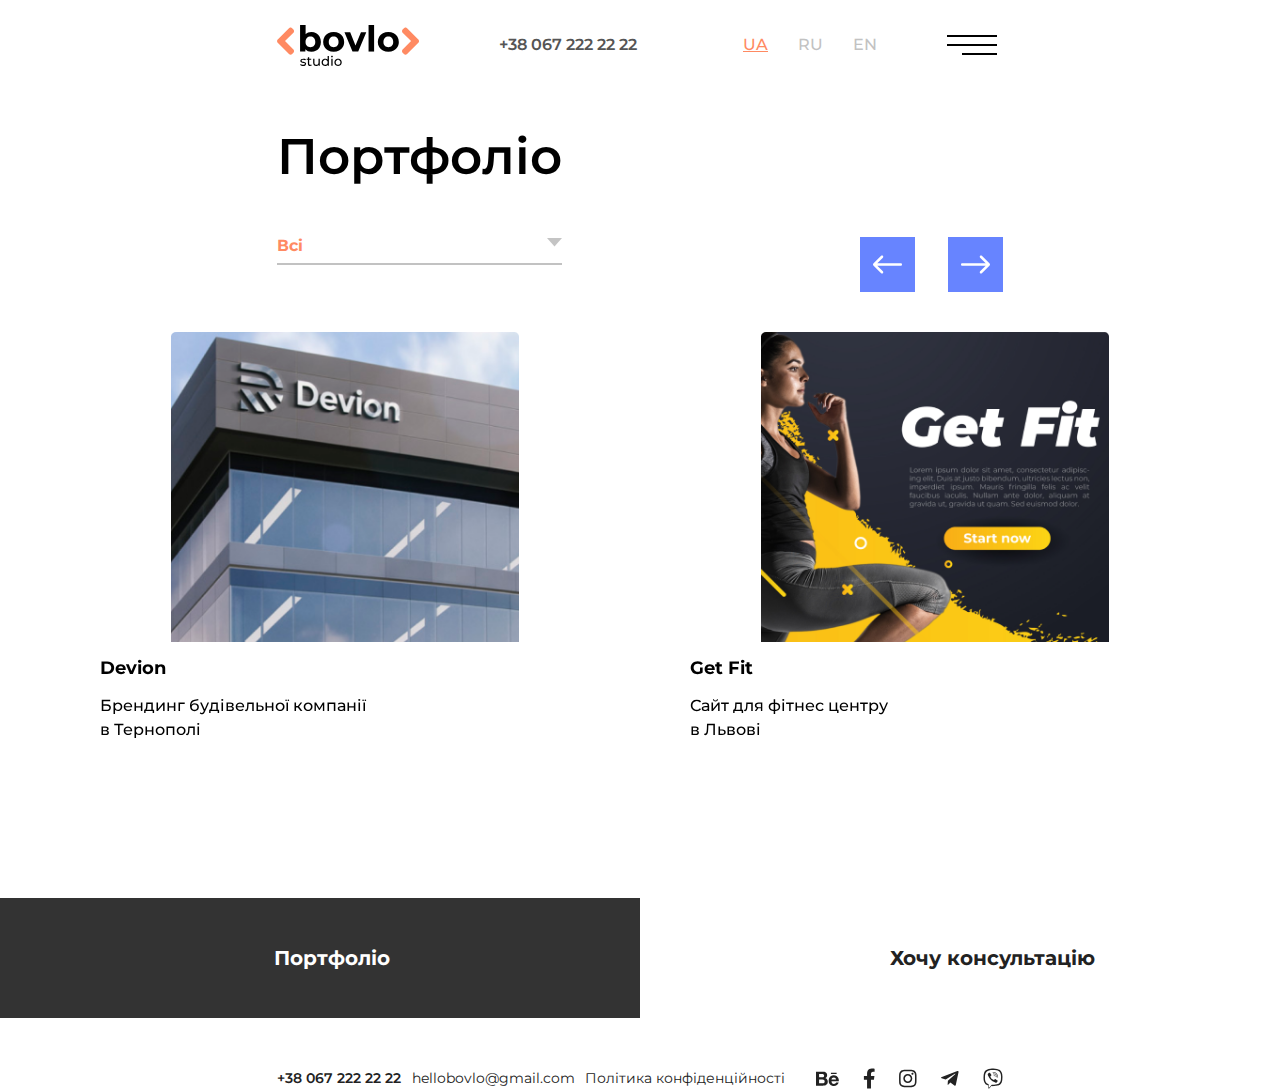
<file: Bovlo/portfolio.html>
<!DOCTYPE html>
<html lang="en">
<head>
	<meta charset="UTF-8">
	<meta name="viewport" content="width=device-width">
	<title>Document</title>
	<link rel="stylesheet" href="css/style.css">
</head>
<body>
	<div class="wrapper">
		<div class="header">
	<div class="container">
		<div class="header_content">
			<div class="header_logo" id="top">
				<a href="index.html">
						<img src="img/logo-black.svg" class="img-svg" alt="">
				</a>
			</div>
				<a href="#" class="header__phone">
					<p>+38 067 222 22 22</p>
				</a>
				<ul class="lang__list">
					<li>
						<a href="#" class="lang__item active">
							ua
						</a>
					</li>
					<li>
						<a href="#" class="lang__item">
							ru
						</a>
					</li>
					<li>
						<a href="#" class="lang__item">
							en
						</a>
					</li>	
				</ul>
				<div class="accordeon-lang">
						<ul>
							<li><a href="#" class="accordeon-item visible">ua</a></li>
							<li><a href="#" class="accordeon-item">ru</a></li>
							<li><a href="#" class="accordeon-item">en</a></li>
						</ul>
						<img src="img/icons/accord.svg" alt="">
					</div>
			<div class="header__burger">
				<span></span>
			</div>
			<p>
			<nav class="header__menu">
				<div class="container">
					<ul class="header__list">
						<a href="about.html" class="header__list__link">
							<p class="header__list__link__style">
								Про нас
							</p>
						</a>
						<a href="services.html" class="header__list__link">
							<p class="header__list__link__style">
								Послуги
							</p>
						</a>
						<a href="portfolio.html" class="header__list__link">
							<p class="header__list__link__style active">
								Портфоліо
							</p>
						
						</a>
						<a href="blog.html" class="header__list__link">
							<p class="header__list__link__style">
								Блог
							</p>
							
						</a>
						<a href="team.html" class="header__list__link">
							<p class="header__list__link__style">
								Команда
							</p>
						</a>
						<a href="jobs.html" class="header__list__link">
							<p class="header__list__link__style">
								Вакансії
							</p>
						</a>
						
						<a href="contacts.html" class="header__list__link">
							<p class="header__list__link__style">
								Контакти
							</p>
						</a>
					</ul>
					<div class="menu__info">
						<p class="menu__cost">Розрахунок вартості</p>
						<p class="menu_contacts">Наші контакти</p>
						<p class="menu__mail">hellobovlo@gmail.com</p>
						<p class="menu__phone">+38 067 222 22 22</p>
				</div>
				</div>
			</nav>
		</div>	
	</div>	
</div>


		<div class="page">
			<div class="container">
				<h2 class="title">
					Портфоліо
				</h2>
				<nav class="page__list">
					<ul>
						<li><a href="#" class="page__list-item">Всі</a></li>
						<li><a href="#" class="page__list-item active">Веб-дизайн</a></li>
						<li><a href="#" class="page__list-item">SEO</a></li>
						<li><a href="#" class="page__list-item">Брендинг</a></li>
						<li><a href="#" class="page__list-item">Графічний дизайн</a> </li>
						<li><a href="#" class="page__list-item">Дизайн іконок</a></li>
						<li><a href="#" class="page__list-item">Дизайн упаковки</a> </li>
					</ul>
					<div class="accordeon">
						<ul>
							<li><a href="#" class="accordeon-item active">Всі</a></li>
							<li><a href="#" class="accordeon-item">Веб-дизайн</a></li>
							<li><a href="#" class="accordeon-item">SEO</a></li>
							<li><a href="#" class="accordeon-item">Брендинг</a></li>
							<li><a href="#" class="accordeon-item">Графічний дизайн</a> </li>
							<li><a href="#" class="accordeon-item">Дизайн іконок</a></li>
							<li><a href="#" class="accordeon-item">Дизайн упаковки</a> </li>
						</ul>
						<img src="img/icons/accord.svg" alt="">
					</div>
					<div class="arrows-container">
						
					</div>
				</nav>
			</div>
			<div class="slider-2">
				<div class="slider__item">
				
						<img src="img/homepage/Port-slider/port-1.png" alt="">
						<p class="slider__title">Get Fit</p>
						<p class="slider__text">Сайт для фітнес центру<br> в Львові</p>
					
				</div>
					<div class="slider__item">
					
							<img src="img/homepage/Port-slider/port-2.png" alt="">
							<p class="slider__title">General Atifical</p>
							<p class="slider__text">Сайт для наукового ценру розробки<br> штучного інтелекту</p>
					
						
					</div>
					<div class="slider__item">
							<img src="img/homepage/Port-slider/port-3.png" alt="">
						<p class="slider__title">Devion</p>
						<p class="slider__text">Брендинг 
						будівельної компанії<br> в Тернополі</p>
					</div>
					<div class="slider__item">
						<img src="img/homepage/Port-slider/port-1.png" alt="">
						<p class="slider__title">Get Fit</p>
						<p class="slider__text">Сайт для фітнес центру<br> в Львові</p>
					</div>
						<div class="slider__item">
					
							<img src="img/homepage/Port-slider/port-2.png" alt="">
							<p class="slider__title">General Atifical</p>
							<p class="slider__text">Сайт для наукового ценру розробки<br> штучного інтелекту</p>
					
						
					</div>
					<div class="slider__item">
						
							<img src="img/homepage/Port-slider/port-3.png" alt="">
						<p class="slider__title">Devion</p>
						<p class="slider__text">Брендинг 
						будівельної компанії<br> в Тернополі</p>
					</div>
				</div>
			</div>
		</div>
		<div class="block-links">
	<div class="block-links_item">
		<a href="#" class="block-links_item_text block-links_item_text-w">
			<p>Портфоліо</p>
		</a>
	</div>
	<div class="block-links_item">
		<a href="#" class="block-links_item_text">
			<p>Хочу консультацію</p>
		</a>
	</div>
</div>
<div>
	<div class="container">
		<div class="footer-block">
				<div class="footer-block__item">
					<p class="footer-block__tel">+38 067 222 22 22</p>
					<p class="footer-block__mail">hellobovlo@gmail.com</p>
					<p class="footer-block__rights">Політика конфіденційності</p>
				</div>
				<div class="footer-block__item">
					<ul class="footer-block__list">
							<a href="#" class="footer-block__link">
								<li><img class="img-svg" src="img/social/be_icon.svg" alt=""></li>
							</a>
							<a href="#" class="footer-block__link">
								<li><img class="img-svg" src="img/social/f-icon.svg" alt=""></li>
							</a>
							<a href="#" class="footer-block__link">
								<li><img class="img-svg" src="img/social/inst_icon.svg" alt=""></li>
							</a>
							<a href="#" class="footer-block__link">	
								<li><img class="img-svg" src="img/social/tel_icon.svg" alt=""></li>
							</a>
							<a href="#" class="footer-block__link">
								<li><img class="img-svg" src="img/social/viber_icon.svg" alt=""></li>
							</a>	
					</ul>
			</div>
		</div>
	</div>
</div>
	</div>
		
</body>
<script src="https://ajax.googleapis.com/ajax/libs/jquery/3.4.1/jquery.min.js"></script>
<script src="js/slick.min.js"></script>
<script src="js/main.js"></script>
</html>
</file>
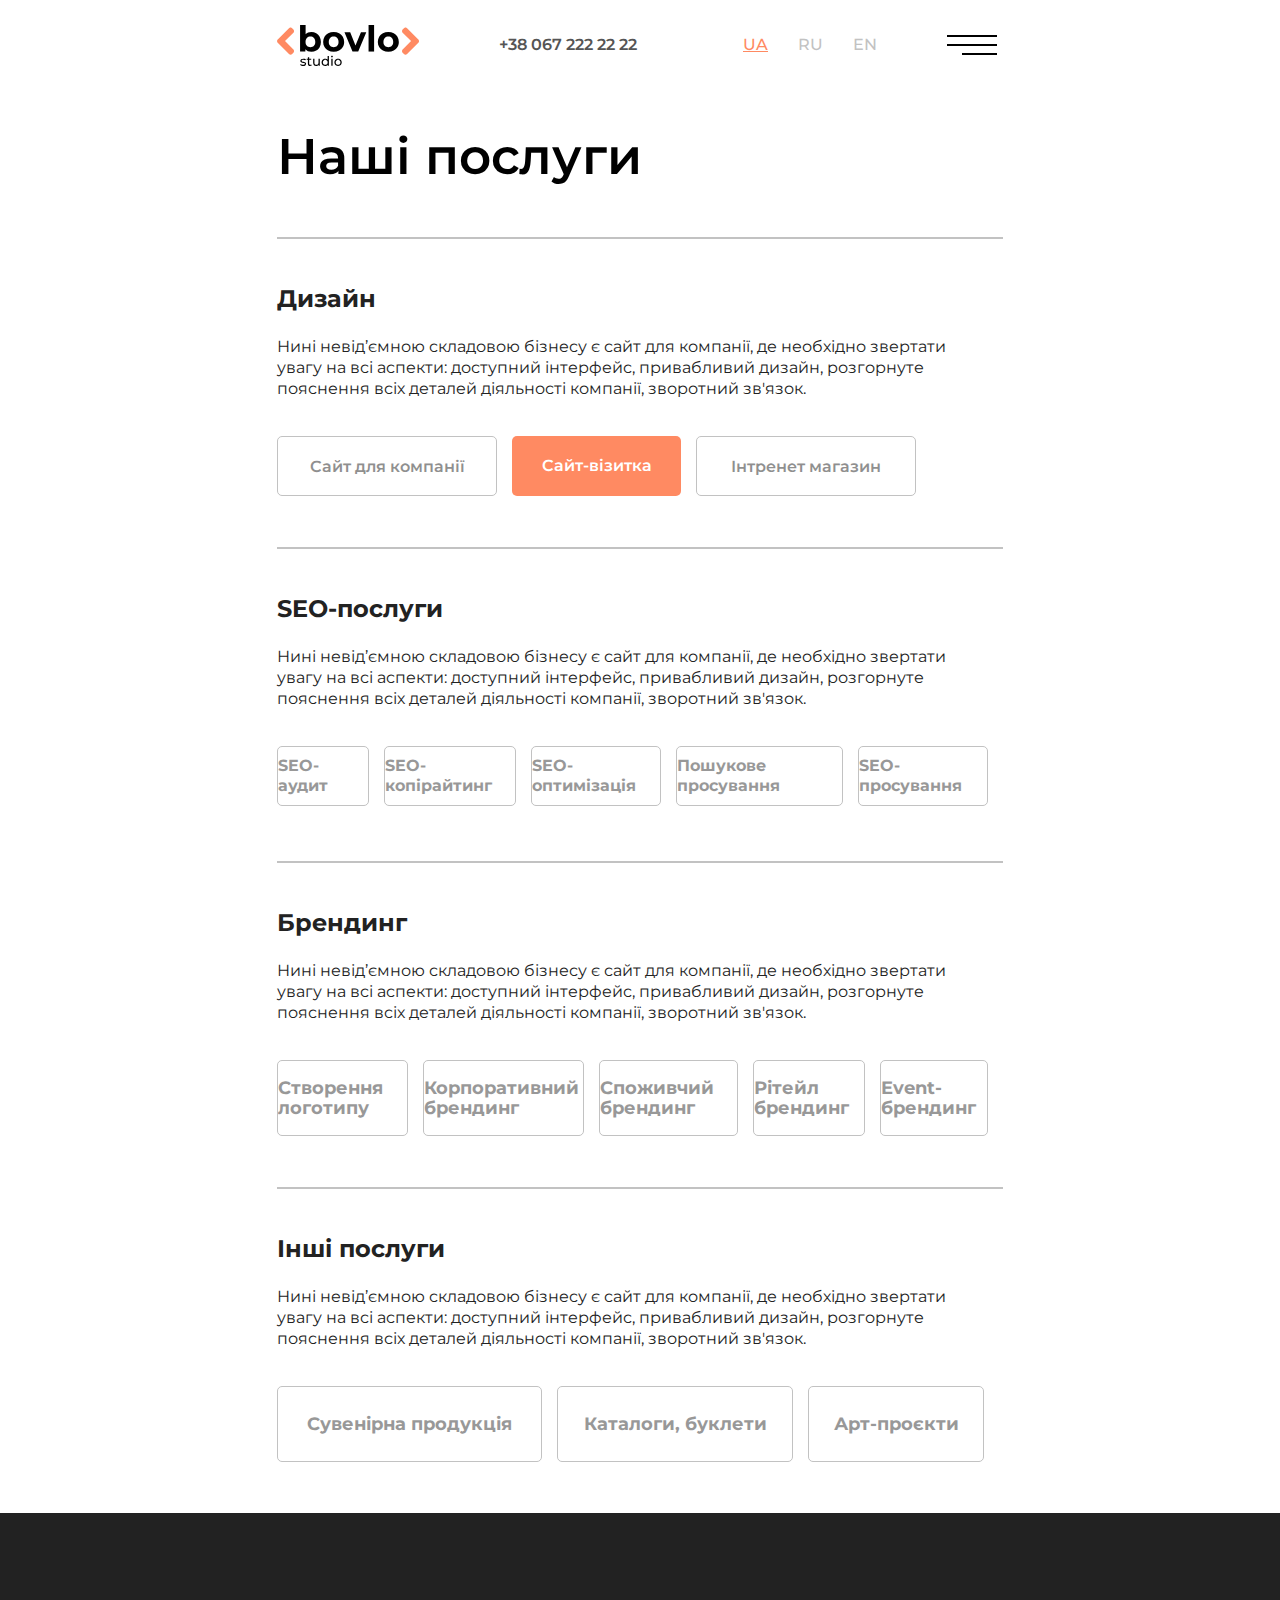
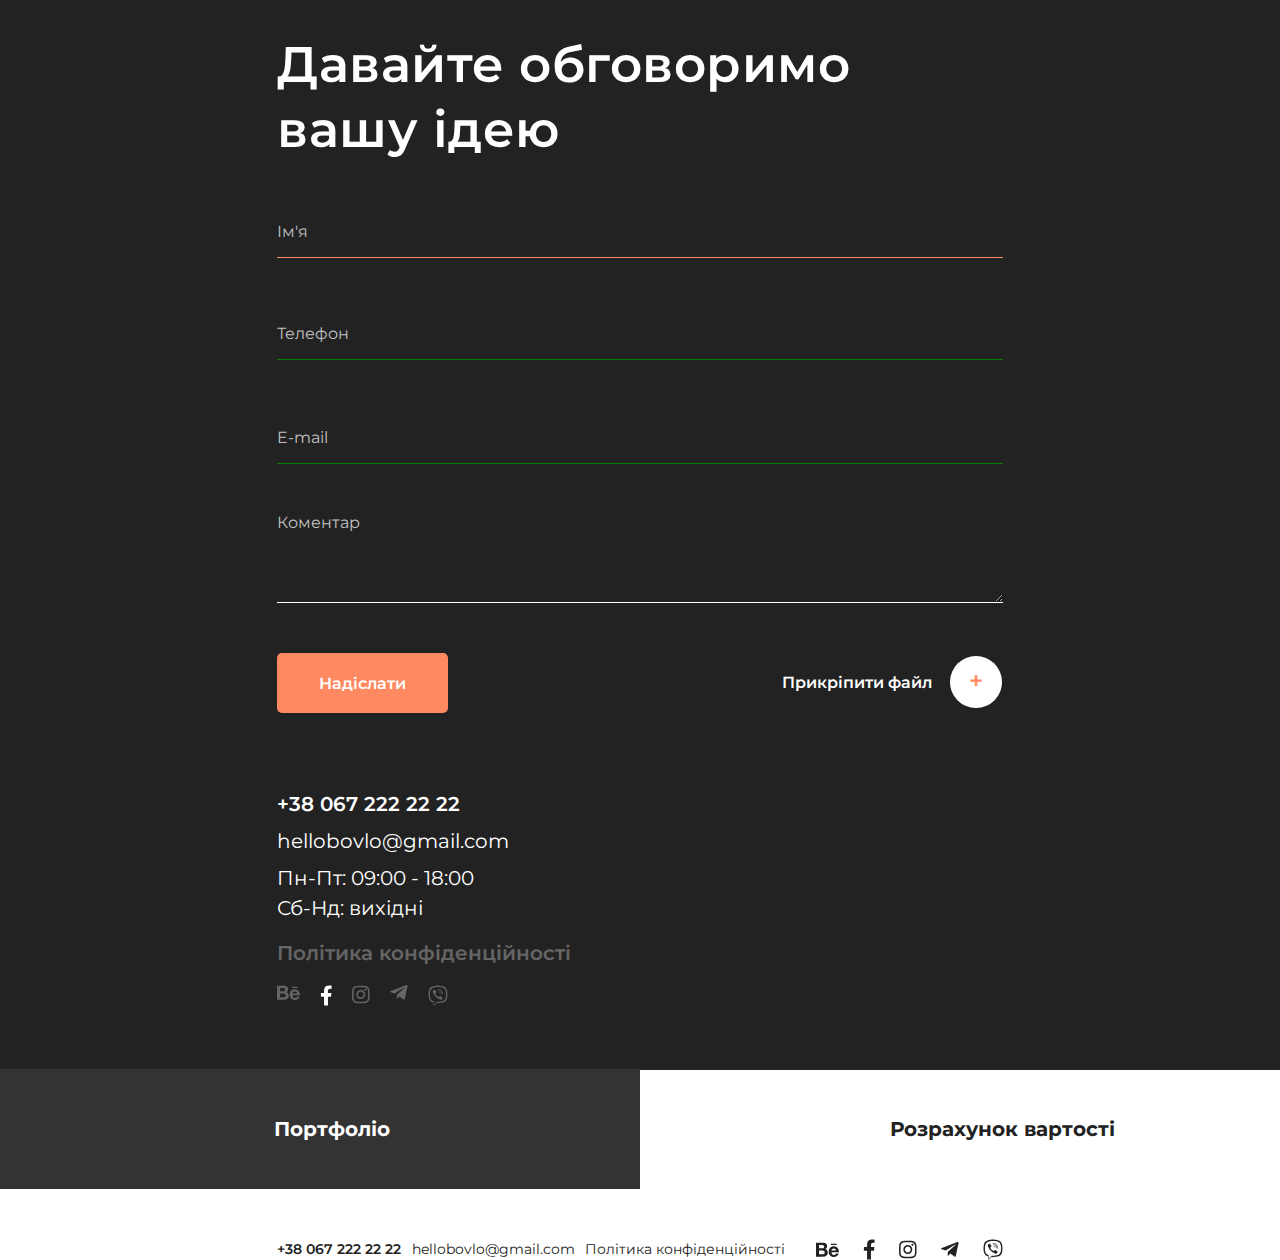
<file: Bovlo/services.html>
<!DOCTYPE html>
<html lang="en">
<head>
	<meta charset="UTF-8">
	<meta name="viewport" content="width=device-width">
	<title>Document</title>
	<link rel="stylesheet" href="css/style.css">
</head>
<body>
	<div class="header">
	<div class="container">
		<div class="header_content">
			<div class="header_logo" id="top">
				<a href="index.html">
						<img src="img/logo-black.svg" class="img-svg" alt="">
				</a>
			</div>
				<a href="#" class="header__phone">
					<p>+38 067 222 22 22</p>
				</a>
				<ul class="lang__list">
					<li>
						<a href="#" class="lang__item active">
							ua
						</a>
					</li>
					<li>
						<a href="#" class="lang__item">
							ru
						</a>
					</li>
					<li>
						<a href="#" class="lang__item">
							en
						</a>
					</li>	
				</ul>
				<div class="accordeon-lang">
						<ul>
							<li><a href="#" class="accordeon-item visible">ua</a></li>
							<li><a href="#" class="accordeon-item">ru</a></li>
							<li><a href="#" class="accordeon-item">en</a></li>
						</ul>
						<img src="img/icons/accord.svg" alt="">
					</div>
			<div class="header__burger">
				<span></span>
			</div>
			<p>
			<nav class="header__menu">
				<div class="container">
					<ul class="header__list">
						<a href="about.html" class="header__list__link">
							<p class="header__list__link__style">
								Про нас
							</p>
						</a>
						<a href="services.html" class="header__list__link">
							<p class="header__list__link__style">
								Послуги
							</p>
						</a>
						<a href="portfolio.html" class="header__list__link">
							<p class="header__list__link__style active">
								Портфоліо
							</p>
						
						</a>
						<a href="blog.html" class="header__list__link">
							<p class="header__list__link__style">
								Блог
							</p>
							
						</a>
						<a href="team.html" class="header__list__link">
							<p class="header__list__link__style">
								Команда
							</p>
						</a>
						<a href="jobs.html" class="header__list__link">
							<p class="header__list__link__style">
								Вакансії
							</p>
						</a>
						
						<a href="contacts.html" class="header__list__link">
							<p class="header__list__link__style">
								Контакти
							</p>
						</a>
					</ul>
					<div class="menu__info">
						<p class="menu__cost">Розрахунок вартості</p>
						<p class="menu_contacts">Наші контакти</p>
						<p class="menu__mail">hellobovlo@gmail.com</p>
						<p class="menu__phone">+38 067 222 22 22</p>
				</div>
				</div>
			</nav>
		</div>	
	</div>	
</div>


	<section class="our-services">
		<div class="container">
			<h1 class="title">
				Наші послуги
			</h1>
		</div>
		<div class="container">
			<div class="row">
				<span></span>
				<h2 class="row__title">
					Дизайн
				</h2>
				<p class="row__description">
					Нині невід’ємною складовою бізнесу є сайт для компанії, де необхідно звертати увагу на всі аспекти: доступний інтерфейс, привабливий дизайн, розгорнуте пояснення всіх деталей діяльності компанії, зворотний зв'язок.
				</p>
				<div class="row__buttons">
					<a href="#" class="btn design__btn">
						<p>Сайт для компанії</p>
					</a>
					<a href="#" class="design__btn-center btn"><p>Сайт-візитка</p></a>
					<a href="#" class="btn design__btn"><p>Інтренет магазин</p></a>
				</div>
			</div>
		</div>
			<div class="row seo-row">
				<div class="container">
					<span></span>
					<h2 class="row__title row__title-seo">
						SEO-послуги
					</h2>
					<p class="row__description row__description-seo">
						Нині невід’ємною складовою бізнесу є сайт для компанії, де необхідно звертати увагу на всі аспекти: доступний інтерфейс, привабливий дизайн, розгорнуте пояснення всіх деталей діяльності компанії, зворотний зв'язок.
					</p>
					<div class="row__buttons">
						<a href="#" class="seo-btn btn btn-2">
							<p>SEO-аудит</p>
						</a>
						<a href="#" class="seo-btn btn btn-2"><p>SEO-копірайтинг</p></a>
						<a href="#" class="seo-btn btn btn-2"><p>SEO-оптимізація</p></a>
						<a href="#" class="seo-btn btn btn-2">
							<p>Пошукове просування</p>
						</a>
						<a href="#" class="seo-btn btn btn-2">
							<p>SEO-просування</p>
						</a>
					</div>
				</div>	
			</div>
			<div class="container">
				<div class="row">
					<span></span>
					<h2 class="row__title">
						Брендинг
					</h2>
					<div class="row ">
						<p class="row__description">
							Нині невід’ємною складовою бізнесу є сайт для компанії, де необхідно звертати увагу на всі аспекти: доступний інтерфейс, привабливий дизайн, розгорнуте пояснення всіх деталей діяльності компанії, зворотний зв'язок.
						</p>
						<div class="row__buttons">
							<a href="#" class="brand-btn btn btn-2">
								<p>Створення логотипу</p>
							</a>
							<a href="#" class="brand-btn btn btn-2"><p>Корпоративний брендинг</p></a>
							<a href="#" class="brand-btn btn btn-2"><p>Споживчий брендинг</p></a>
							<a href="#" class="brand-btn btn btn-2">
								<p>Рітейл брендинг</p>
							</a>
							<a href="#" class="brand-btn btn btn-2">
								<p>Event-брендинг</p>
							</a>
						</div>
					</div>	
				</div>
			</div>
			
			<div class=" container">
				<div class="row">
					<span></span>
					<h2 class="row__title">
						Інші послуги
					</h2>
					<p class="row__description">
						Нині невід’ємною складовою бізнесу є сайт для компанії, де необхідно звертати увагу на всі аспекти: доступний інтерфейс, привабливий дизайн, розгорнуте пояснення всіх деталей діяльності компанії, зворотний зв'язок.
					</p>
					<div class="row__buttons">
						<a href="#" class="row-btn btn btn-2">
							<p>Сувенірна продукція</p>
						</a>
						<a href="#" class="row-btn btn btn-2"><p>Каталоги, буклети</p></a>
						<a href="#" class="row-btn btn btn-2"><p>Арт-проєкти</p></a>
					</div>
				</div>
			</div>
	</section>
	<div class="footer">
	<div class="container">
		<h2 class="title footer__title">
			Давайте обговоримо вашу ідею
		</h2>
		<div class="footer__container">
			<div class="footer__form">
				<p class="form__field form__field-1">
					<input name="text" type="text" class="name-input" required>
					<span class="form__label">
						Ім'я
					</span>
				</p>
				<p class="form__field form__field-2">
					<span class="form__label">
						Телефон
					</span>
					<input name="text" type="tel" class="tel-input"  pattern="[\+]\d{3}\s[\(]\d{2}[\)]\s\d{3}[\-]\d{2}[\-]\d{2}" minlength="1" maxlength="20">
					<span class="form__error">Это поле должно содержать телефон в формате +380 (12) 456-78-90</span>
				</p>
				<p class="form__field form__field-3">
					<span class="form__label">
						E-mail
					</span>
					<input name="text" type="email" class="mail-input">
					<span class="form__error">Некоректний адрес e-mail</span>
				</p>
				<p class="form__field form__field-4">
					<span class="form__label">
						Коментар
					</span>
					<textarea name="text"class="comment">
					</textarea>
				</p>
				<div class="footer__actions">
					<input type="submit" value="Надіслати" class="btn submit__footer">
					<div class="footer__link">
						<label for="file" >
							Прикріпити файл
							<span class="file-input">
								+
							</span>
						</label>
						<input name="file"type="file" id="file">
					</div>
				</div>
			</div>
			<div class="footer__info">
				<p class="footer__tel">
					+38 067 222 22 22
				</p>
				<p class="footer__mail">
					hellobovlo@gmail.com
				</p>
				<p class="schedule">
					Пн-Пт: 09:00 - 18:00<br> Сб-Нд: вихідні
				</p>
				<p class="rights">
					Політика конфіденційності
				</p>
				<ul class="footer__list">
					<a href="#" class="footer__list__item">
						<li><img src="img/social/be_icon.svg" alt=""></li>
					</a>
					<a href="#" class="footer__list__item">
						<li><img src="img/social/f-icon.svg" alt=""></li>
					</a>
					<a href="#" class="footer__list__item">
						<li><img src="img/social/inst_icon.svg" alt=""></li>
					</a>
					<a href="#" class="footer__list__item">	
						<li><img src="img/social/tel_icon.svg" alt=""></li>
					</a>
					<a href="#" class="footer__list__item">
						<li><img src="img/social/viber_icon.svg" alt=""></li>
					</a>	
				</ul>
				<div class="dottees__box">
					<div class="dottes footer__dottes">

					</div>
				</div>
			</div>
		</div>
	</div>
</div>

	<div class="block-links">
		<div class="block-links_item">
			<a href="#" class="block-links_item_text block-links_item_text-w">
				<p>Портфоліо</p>
			</a>
		</div>
		<div class="block-links_item">
			<a href="#" class="block-links_item_text">
				<p>Розрахунок вартості</p>
			</a>
		</div>
</div>
<div>
	<div class="container">
		<div class="footer-block">
				<div class="footer-block__item">
					<p class="footer-block__tel">+38 067 222 22 22</p>
					<p class="footer-block__mail">hellobovlo@gmail.com</p>
					<p class="footer-block__rights">Політика конфіденційності</p>
				</div>
				<div class="footer-block__item">
					<ul class="footer-block__list">
							<a href="#" class="footer-block__link">
								<li><img class="img-svg" src="img/social/be_icon.svg" alt=""></li>
							</a>
							<a href="#" class="footer-block__link">
								<li><img class="img-svg" src="img/social/f-icon.svg" alt=""></li>
							</a>
							<a href="#" class="footer-block__link">
								<li><img class="img-svg" src="img/social/inst_icon.svg" alt=""></li>
							</a>
							<a href="#" class="footer-block__link">	
								<li><img class="img-svg" src="img/social/tel_icon.svg" alt=""></li>
							</a>
							<a href="#" class="footer-block__link">
								<li><img class="img-svg" src="img/social/viber_icon.svg" alt=""></li>
							</a>	
					</ul>
			</div>
		</div>
	</div>
</div>
</body>
<script src="https://ajax.googleapis.com/ajax/libs/jquery/3.4.1/jquery.min.js"></script>
<script src="js/slick.min.js"></script>

<script src="js/main.js"></script>
</html>
</file>
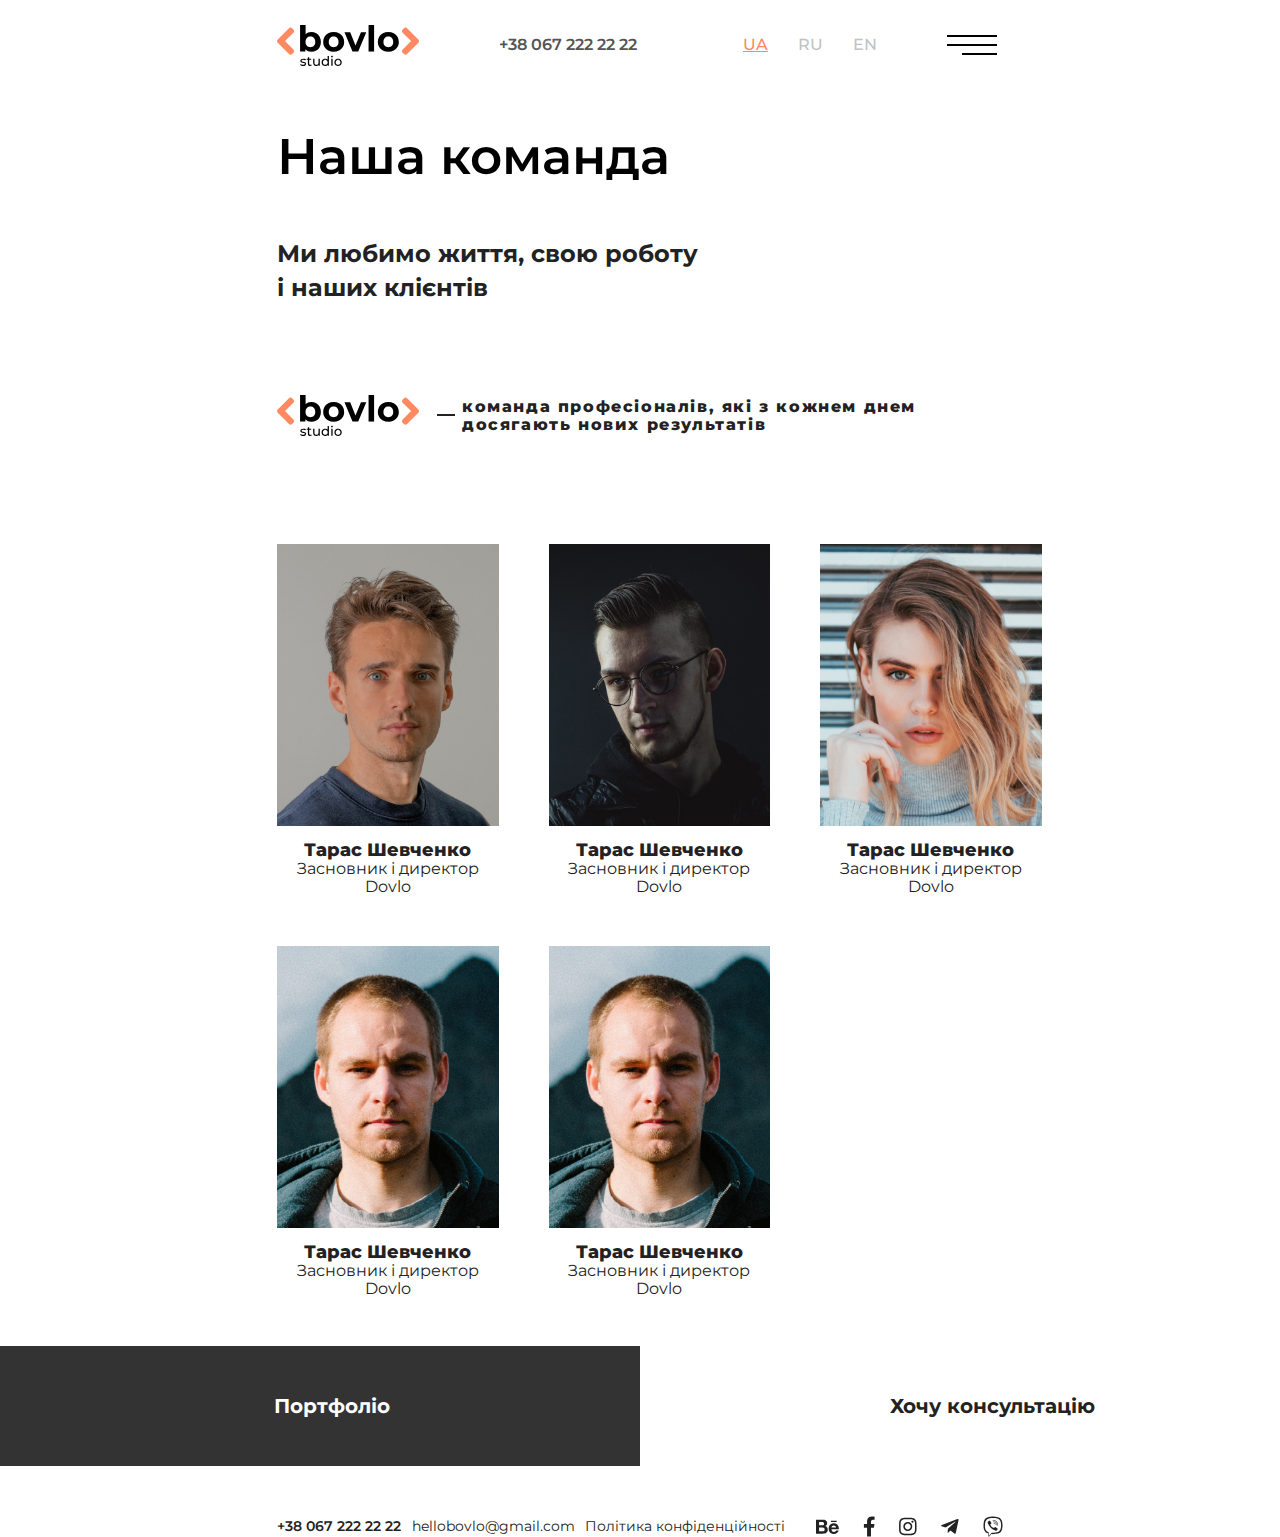
<file: Bovlo/team.html>
<!DOCTYPE html>
<html lang="en">
<head>
	<meta charset="UTF-8">
	<meta name="viewport" content="width=device-width">
	<title>Document</title>
	<link rel="stylesheet" href="css/style.css">
</head>
<body>
	<div class="wrapper wrp">
		<div class="header">
	<div class="container">
		<div class="header_content">
			<div class="header_logo" id="top">
				<a href="index.html">
						<img src="img/logo-black.svg" class="img-svg" alt="">
				</a>
			</div>
				<a href="#" class="header__phone">
					<p>+38 067 222 22 22</p>
				</a>
				<ul class="lang__list">
					<li>
						<a href="#" class="lang__item active">
							ua
						</a>
					</li>
					<li>
						<a href="#" class="lang__item">
							ru
						</a>
					</li>
					<li>
						<a href="#" class="lang__item">
							en
						</a>
					</li>	
				</ul>
				<div class="accordeon-lang">
						<ul>
							<li><a href="#" class="accordeon-item visible">ua</a></li>
							<li><a href="#" class="accordeon-item">ru</a></li>
							<li><a href="#" class="accordeon-item">en</a></li>
						</ul>
						<img src="img/icons/accord.svg" alt="">
					</div>
			<div class="header__burger">
				<span></span>
			</div>
			<p>
			<nav class="header__menu">
				<div class="container">
					<ul class="header__list">
						<a href="about.html" class="header__list__link">
							<p class="header__list__link__style">
								Про нас
							</p>
						</a>
						<a href="services.html" class="header__list__link">
							<p class="header__list__link__style">
								Послуги
							</p>
						</a>
						<a href="portfolio.html" class="header__list__link">
							<p class="header__list__link__style active">
								Портфоліо
							</p>
						
						</a>
						<a href="blog.html" class="header__list__link">
							<p class="header__list__link__style">
								Блог
							</p>
							
						</a>
						<a href="team.html" class="header__list__link">
							<p class="header__list__link__style">
								Команда
							</p>
						</a>
						<a href="jobs.html" class="header__list__link">
							<p class="header__list__link__style">
								Вакансії
							</p>
						</a>
						
						<a href="contacts.html" class="header__list__link">
							<p class="header__list__link__style">
								Контакти
							</p>
						</a>
					</ul>
					<div class="menu__info">
						<p class="menu__cost">Розрахунок вартості</p>
						<p class="menu_contacts">Наші контакти</p>
						<p class="menu__mail">hellobovlo@gmail.com</p>
						<p class="menu__phone">+38 067 222 22 22</p>
				</div>
				</div>
			</nav>
		</div>	
	</div>	
</div>


	<div class="container">
			<div class="team__row">
				<h2 class="title">
					Наша команда
				</h2>
				<p class="subtitle">
					Ми любимо життя, свою роботу<br> і наших клієнтів
				</p>
				<div class="teamBovlo-description">
					<div>	
						<img src="img/logo-black.svg" alt="">
					</div>
					
					<p>команда професіоналів, які з кожнем днем досягають нових результатів</p>
				</div>
			</div>
			<div class="team-gallery">
				<div class="gallery__block">
					<div class="gallery__block-img ">
						<img src="img/homepage/Team-slider/team-1.jpg" alt="">
					</div>
					<p class="gallery__title">Тарас Шевченко</p>
					<p class="gallery__text">Засновник і директор Dovlo</p>
				</div>
				<div class="gallery__block ">
				
							<div class="gallery__block-img ">
							<img src="img/homepage/Team-slider/team-2.jpg" alt="">
						</div>
						<p class="gallery__title">Тарас Шевченко</p>
						<p class="gallery__text">Засновник і директор Dovlo</p>
					
					
				</div>
				<div class="gallery__block">
				<div class="gallery__block-img ">
						<img src="img/homepage/Team-slider/team-3.jpg" alt="">
					</div>
					<p class="gallery__title">Тарас Шевченко</p>
					<p class="gallery__text">Засновник і директор Dovlo</p>
				</div>
				<div class="gallery__block">
					<div class="gallery__block-img ">
						<img src="img/homepage/Team-slider/team-4.jpg" alt="">
					</div>
					<p class="gallery__title">Тарас Шевченко</p>
					<p class="gallery__text">Засновник і директор Dovlo</p>
				</div>
				<div class="gallery__block">
					<div class="gallery__block-img ">
						<img src="img/homepage/Team-slider/team-4.jpg" alt="">
					</div>
					<p class="gallery__title">Тарас Шевченко</p>
					<p class="gallery__text">Засновник і директор Dovlo</p>
				</div>
					<div class="popUp-container">
			<div class="popUp-window">
				<div class="popUp-block">
					<p class="popUp__title">
						Леся Українка
					</p><p class="pop-Up__subtitle">
						Front-end розробник
					</p>
					<p class="popUp__text-title">
						Коротоко про Лесю
					</p>
					<p class="popUp__text">
						Lorem ipsum dolor sit amet, consectetur adipiscing elit. Urna nisl, purus sem cras. Sodales et quis luctus donec pellentesque interdum scelerisque erat. Pharetra integer fermentum ac senectus. Pellentesque mauris vel molestie aliquam ipsum et volutpat.Lorem ipsum dolor sit amet, consectetur adipiscing elit. Urna nisl, purus sem cras. Sodales et quis luctus donec pellentesque interdum scelerisque erat.
					</p>
					<ul class="popUp__list">
								<li>
									<a href="#" >
										<img class="img-svg" src="img/social/be_icon.svg" alt=""></a>
								</li>
								
								<li>
									<a href="#" >
										<img class="img-svg" src="img/social/f-icon.svg" alt="">
									</a>
								</li>
								<li>
									<a href="#" >
										<img class="img-svg" src="img/social/inst_icon.svg" alt="">
									</a>
								</li>
								<li>
									<a href="#" >	
										<img class="img-svg" src="img/social/tel_icon.svg" alt="">
									</a>
								</li>
									
								<li>
									<a href="#" >
										<img class="img-svg" src="img/social/viber_icon.svg" alt="">
									</a>
								</li>	
						</ul>
					<button class="popUp-btn">
						Закрити
					</button>
				</div>
				<div class="popUp-block">
					<img src="img/homepage/Team-slider/team-1.jpg" alt="" class="img-svg">
				</div>
			</div>
	</div>
			</div>

		</div>

	<div class="block-links">
	<div class="block-links_item">
		<a href="#" class="block-links_item_text block-links_item_text-w">
			<p>Портфоліо</p>
		</a>
	</div>
	<div class="block-links_item">
		<a href="#" class="block-links_item_text">
			<p>Хочу консультацію</p>
		</a>
	</div>
</div>
<div>
	<div class="container">
		<div class="footer-block">
				<div class="footer-block__item">
					<p class="footer-block__tel">+38 067 222 22 22</p>
					<p class="footer-block__mail">hellobovlo@gmail.com</p>
					<p class="footer-block__rights">Політика конфіденційності</p>
				</div>
				<div class="footer-block__item">
					<ul class="footer-block__list">
							<a href="#" class="footer-block__link">
								<li><img class="img-svg" src="img/social/be_icon.svg" alt=""></li>
							</a>
							<a href="#" class="footer-block__link">
								<li><img class="img-svg" src="img/social/f-icon.svg" alt=""></li>
							</a>
							<a href="#" class="footer-block__link">
								<li><img class="img-svg" src="img/social/inst_icon.svg" alt=""></li>
							</a>
							<a href="#" class="footer-block__link">	
								<li><img class="img-svg" src="img/social/tel_icon.svg" alt=""></li>
							</a>
							<a href="#" class="footer-block__link">
								<li><img class="img-svg" src="img/social/viber_icon.svg" alt=""></li>
							</a>	
					</ul>
			</div>
		</div>
	</div>
</div>
	</div>
</body>
<script src="https://ajax.googleapis.com/ajax/libs/jquery/3.4.1/jquery.min.js"></script>
<script src="js/slick.min.js"></script>
<script src="js/main.js"></script>
</html>
</file>
<file: Bovlo/css/style.css>
@charset "UTF-8";
@import url("https://fonts.googleapis.com/css2?family=Montserrat:wght@400;500;600;700&display=swap");
.header {
  margin-bottom: 132px; }
  @media (max-width: 1410px) {
    .header {
      margin-bottom: 79px; } }

.header_content {
  position: relative;
  display: -webkit-box;
  display: -moz-box;
  display: -ms-flexbox;
  display: -webkit-flex;
  display: flex;
  font-size: 0;
  margin-bottom: 35px;
  padding-top: 45px;
  height: 30px;
  -webkit-box-align: center;
  -ms-flex-align: center;
  align-items: center; }
  @media (max-width: 756px) {
    .header_content {
      -webkit-box-align: inherit;
      -ms-flex-align: inherit;
      align-items: inherit; } }

.header_logo {
  position: relative;
  z-index: 3;
  width: 141px; }
  @media (max-width: 756px) {
    .header_logo {
      width: 113px;
      height: 33px; } }
  .header_logo .img-svg path:nth-child(12) {
    fill: #FF8A62 !important; }
  .header_logo .img-svg path:last-child {
    fill: #FF8A62 !important; }
  .header_logo .logo-svg path {
    fill: #fff !important; }
  .header_logo img {
    max-width: 100%; }
  .header_logo.active .img-svg path {
    fill: #fff; }

.header__list {
  display: block;
  position: relative;
  z-index: 2; }

.header__list__link {
  position: relative;
  margin-bottom: 44px;
  display: block; }

.header__list__link__style {
  color: #fff;
  font-family: Montserrat;
  font-style: normal;
  font-weight: bold;
  font-size: 50px;
  line-height: 65px; }
  @media (max-width: 1410px) {
    .header__list__link__style {
      font-size: 36px;
      line-height: 47px; } }
  .header__list__link__style.active {
    color: #FF8A62;
    position: relative; }
    .header__list__link__style.active:before {
      content: "";
      position: absolute;
      width: 289px;
      height: 2px;
      bottom: -15px;
      background-color: #FF8A62; }
      @media (max-width: 1410px) {
        .header__list__link__style.active:before {
          width: 208px; } }

.lang__list {
  display: -webkit-box;
  display: -moz-box;
  display: -ms-flexbox;
  display: -webkit-flex;
  display: flex;
  font-size: 0;
  margin-left: 106px;
  z-index: 2; }
  @media (max-width: 756px) {
    .lang__list {
      display: none; } }
  .lang__list li {
    margin-left: 30px; }
  .lang__list li:first-child {
    margin-left: 0px; }

.lang__item {
  text-transform: uppercase;
  font-family: Montserrat;
  font-style: normal;
  font-weight: 500;
  font-size: 16px;
  color: #C2C2C2; }
  .lang__item.active {
    color: #FF8A62;
    text-decoration: underline; }

.header__phone {
  font-family: Montserrat;
  font-style: normal;
  font-weight: 600;
  font-size: 16px;
  line-height: 24px;
  margin-left: 765px;
  color: #555;
  z-index: 2; }
  @media (max-width: 1410px) {
    .header__phone {
      margin-left: 81px; } }
  @media (max-width: 756px) {
    .header__phone {
      display: none; } }

.header__burger {
  display: block;
  position: relative;
  width: 30px;
  height: 20px;
  z-index: 3;
  margin-left: 70px; }
  @media (max-width: 756px) {
    .header__burger {
      margin-left: 47px; } }
  .header__burger span {
    position: absolute;
    background-color: #000;
    left: 0;
    width: 50px;
    height: 2px;
    top: 9px;
    -webkit-transition: all 0.4s ease 0s;
    -o-transition: all 0.4s ease 0s;
    transition: all 0.4s ease 0s; }
  .header__burger:before {
    content: "";
    background-color: #000;
    position: absolute;
    width: 50px;
    height: 2px;
    left: 0;
    -webkit-transition: all 0.4s ease 0s;
    -o-transition: all 0.4s ease 0s;
    transition: all 0.4s ease 0s; }
  .header__burger:after {
    content: "";
    background-color: #000;
    position: absolute;
    width: 35px;
    height: 2px;
    right: -67%;
    -webkit-transition: all 0.4s ease 0s;
    -o-transition: all 0.4s ease 0s;
    transition: all 0.4s ease 0s; }
  .header__burger:before {
    top: 0; }
  .header__burger:after {
    bottom: 0; }
  .header__burger.active:before {
    -webkit-transform: rotate(45deg);
    -ms-transform: rotate(45deg);
    transform: rotate(45deg);
    top: 9px;
    width: 35px; }
  .header__burger.active:after {
    -webkit-transform: scale(0);
    -ms-transform: scale(0);
    transform: scale(0); }
  .header__burger.active span {
    width: 35px;
    -webkit-transform: rotate(-45deg);
    -ms-transform: rotate(-45deg);
    transform: rotate(-45deg);
    bottom: 9px; }

.header__menu {
  position: fixed;
  top: -100%;
  left: 0;
  width: 100%;
  height: 100%;
  overflow: auto;
  background-color: #222222;
  padding-top: 203px; }
  @media (max-width: 1410) {
    .header__menu {
      padding-top: 146px; } }
  .header__menu.active {
    top: 0;
    -webkit-transition: all 0.4s ease 0s;
    -o-transition: all 0.4s ease 0s;
    transition: all 0.4s ease 0s;
    z-index: 1; }

.menu__info {
  position: fixed;
  top: -100%;
  left: 69%;
  height: 100%; }
  @media (max-width: 1410px) {
    .menu__info {
      left: 61.5%; } }
  .menu__info.active {
    top: 65%;
    -webkit-transition: all 0.4s ease 0s;
    -o-transition: all 0.4s ease 0s;
    transition: all 0.4s ease 0s; }
    @media (max-width: 756px) {
      .menu__info.active {
        position: relative;
        left: 0; } }

.menu__cost {
  font-family: Montserrat;
  font-style: normal;
  font-weight: bold;
  font-size: 30px;
  margin-bottom: 76px;
  color: #fff;
  line-height: 36px; }
  @media (max-width: 1410px) {
    .menu__cost {
      font-size: 18px;
      line-height: 22px;
      margin-bottom: 51px; } }

.menu_contacts {
  font-family: Montserrat;
  font-style: normal;
  font-weight: bold;
  font-size: 20px;
  color: #fff;
  margin-bottom: 29px;
  margin-left: 52%;
  line-height: 30px; }
  @media (max-width: 1410px) {
    .menu_contacts {
      font-size: 18px;
      line-height: 27px;
      margin-left: 56px;
      margin-bottom: 24px; } }
  @media (max-width: 1410px) and (max-width: 756px) {
    .menu_contacts {
      margin-left: 0; } }

.menu__mail {
  font-size: 20px;
  color: #fff;
  margin-bottom: 10px;
  margin-left: 31%;
  line-height: 30px; }
  @media (max-width: 1410px) {
    .menu__mail {
      font-size: 16px;
      line-height: 24px;
      margin-left: 16px;
      margin-bottom: 6px; } }
  @media (max-width: 756px) {
    .menu__mail {
      margin-left: 0; } }

.menu__phone {
  font-family: Montserrat;
  font-style: normal;
  font-weight: 600;
  font-size: 24px;
  color: #fff;
  margin-left: 36%;
  line-height: 36px; }
  @media (max-width: 1410px) {
    .menu__phone {
      font-size: 16px;
      line-height: 24px;
      margin-left: 60px; } }
  @media (max-width: 756px) {
    .menu__phone {
      margin-left: 0; } }

.accordeon-lang {
  display: none;
  padding-top: 5px; }
  .accordeon-lang.active .accordeon-item {
    display: inline-block;
    -webkit-transition: -webkit-transform 1s ease;
    transition: -webkit-transform 1s ease;
    -o-transition: transform 1s ease;
    transition: transform 1s ease;
    transition: transform 1s ease, -webkit-transform 1s ease; }
  .accordeon-lang img {
    margin-left: 3px;
    width: 15px;
    height: 10px;
    margin-top: 5px; }
  @media (max-width: 756px) {
    .accordeon-lang {
      display: -webkit-box;
      display: -moz-box;
      display: -ms-flexbox;
      display: -webkit-flex;
      display: flex;
      font-size: 0;
      margin-left: 59px; } }
  .accordeon-lang a {
    font-family: Montserrat;
    font-style: normal;
    font-weight: 500;
    font-size: 16px;
    line-height: 24px;
    text-transform: uppercase;
    color: #C2C2C2; }
  .accordeon-lang a.active {
    text-decoration: underline; }

.accordeon-item {
  font-family: Montserrat;
  font-style: normal;
  font-weight: bold;
  font-size: 16px;
  line-height: 18px;
  color: #222222;
  margin-bottom: 15px;
  cursor: pointer;
  display: none; }
  .accordeon-item.visible {
    color: #C2C2C2;
    display: inline-block; }

.slick-list {
  overflow: hidden; }

.slick-track {
  display: -webkit-box;
  display: -moz-box;
  display: -ms-flexbox;
  display: -webkit-flex;
  display: flex;
  font-size: 0; }

.slider {
  position: relative;
  padding: 0 60px; }
  @media (max-width: 1410px) {
    .slider {
      padding: 0; } }
  .slider .slider__item {
    margin-left: 20px; }
    @media (max-width: 1410px) {
      .slider .slider__item img {
        width: 347px; } }
    @media (max-width: 756px) {
      .slider .slider__item img {
        width: 294px; } }
    .slider .slider__item:first-child {
      margin-left: 0; }
  .slider .slick-arrow {
    position: absolute;
    top: 50%;
    z-index: 5;
    font-size: 0; }
    @media (max-width: 1410px) {
      .slider .slick-arrow {
        bottom: 0;
        left: 0; } }
    .slider .slick-arrow.slick-prev {
      left: 0;
      width: 55px;
      background-color: #6784FF;
      height: 55px;
      background-image: url("../img/vector-left.svg");
      background-position: center;
      background-repeat: no-repeat; }
      @media (max-width: 1410px) {
        .slider .slick-arrow.slick-prev {
          top: 474px; } }
      @media (max-width: 756px) {
        .slider .slick-arrow.slick-prev {
          width: 142px;
          top: 400px; } }
    .slider .slick-arrow.slick-next {
      right: 0;
      width: 55px;
      background-color: #6784FF;
      height: 55px;
      background-image: url("../img/vector-right.svg");
      background-position: center;
      background-repeat: no-repeat; }
      @media (max-width: 1410px) {
        .slider .slick-arrow.slick-next {
          top: 474px;
          left: 90px; } }
      @media (max-width: 756px) {
        .slider .slick-arrow.slick-next {
          left: 148px;
          width: 142px;
          top: 400px; } }
  .slider__title {
    font-family: Montserrat;
    font-style: normal;
    font-weight: bold;
    font-size: 18px;
    margin: 17px 0 8px 25px; }
  .slider__text {
    font-family: Montserrat;
    font-style: normal;
    font-weight: 500;
    font-size: 16px;
    margin-left: 25px;
    line-height: 24px; }

.slick-disabled {
  opacity: 0.2; }

.slider__team .slider__item {
  text-align: center; }
  @media (max-width: 1410px) {
    .slider__team .slider__item img {
      width: 222px; } }
  @media (max-width: 756px) {
    .slider__team .slider__item img {
      width: 294px; } }
  .slider__team .slider__item .slider__img {
    height: 420px; }
    @media (max-width: 1410px) {
      .slider__team .slider__item .slider__img {
        height: 282px; } }
    @media (max-width: 756px) {
      .slider__team .slider__item .slider__img {
        height: 374px; } }

.arrows-container {
  margin-left: 81px; }
  @media (max-width: 1410px) {
    .arrows-container {
      position: absolute;
      top: 498px;
      margin-left: 0; } }
  @media (max-width: 756px) {
    .arrows-container {
      top: 580px; } }
  .arrows-container .slick-arrow {
    font-size: 0; }
    .arrows-container .slick-arrow.slick-prev {
      left: 0;
      width: 55px;
      background-color: #6784FF;
      height: 55px;
      background-image: url("../img/vector-left.svg");
      background-position: center;
      background-repeat: no-repeat; }
      @media (max-width: 756px) {
        .arrows-container .slick-arrow.slick-prev {
          width: 142px; } }
    .arrows-container .slick-arrow.slick-next {
      right: 0;
      width: 55px;
      background-color: #6784FF;
      height: 55px;
      background-image: url("../img/vector-right.svg");
      background-position: center;
      background-repeat: no-repeat;
      margin-left: 33px; }
      @media (max-width: 756px) {
        .arrows-container .slick-arrow.slick-next {
          width: 142px;
          margin-left: 6px; } }

.slider-reviews, .slider-clients {
  min-width: 0;
  position: relative; }
  .slider-reviews .slider__item.slick-current, .slider-clients .slider__item.slick-current {
    margin-left: 0; }
  .slider-reviews .slider__item, .slider-clients .slider__item {
    margin-left: 50px; }
  .slider-reviews .slick-arrow, .slider-clients .slick-arrow {
    position: absolute;
    bottom: -81px;
    z-index: 5;
    font-size: 0; }
    .slider-reviews .slick-arrow.slick-prev, .slider-clients .slick-arrow.slick-prev {
      width: 55px;
      background-color: #6784FF;
      height: 55px;
      background-image: url("../img/vector-left.svg");
      background-position: center;
      background-repeat: no-repeat;
      left: 35px; }
      @media (max-width: 756px) {
        .slider-reviews .slick-arrow.slick-prev, .slider-clients .slick-arrow.slick-prev {
          left: 0;
          width: 142px; } }
    .slider-reviews .slick-arrow.slick-next, .slider-clients .slick-arrow.slick-next {
      width: 55px;
      background-color: #6784FF;
      height: 55px;
      background-image: url("../img/vector-right.svg");
      background-position: center;
      background-repeat: no-repeat;
      margin-left: 28px;
      left: 89px; }
      @media (max-width: 756px) {
        .slider-reviews .slick-arrow.slick-next, .slider-clients .slick-arrow.slick-next {
          left: 126px;
          width: 142px; } }

.slider-clients .slick-arrow.slick-prev {
  left: 40px; }
  @media (max-width: 756px) {
    .slider-clients .slick-arrow.slick-prev {
      left: 0;
      width: 142px; } }

.slider-clients .slick-arrow.slick-next {
  left: 95px; }
  @media (max-width: 756px) {
    .slider-clients .slick-arrow.slick-next {
      left: 126px;
      width: 142px; } }

.slider-2 {
  margin-bottom: 156px; }
  .slider-2 .slider__item {
    text-align: center; }
    @media (max-width: 756px) {
      .slider-2 .slider__item {
        margin: 0 auto;
        width: 294px !important; } }
    @media (max-width: 1410px) {
      .slider-2 .slider__item img {
        height: 310px; } }
    @media (max-width: 756px) {
      .slider-2 .slider__item img {
        width: 294px; } }
  .slider-2 .slider__text {
    text-align: left;
    margin-left: 50px; }
  .slider-2 .slider__title {
    display: -webkit-box;
    display: -ms-flexbox;
    display: flex;
    margin-bottom: 17px;
    padding-left: 25px; }
  .slider-2 .slick-arrow {
    position: absolute;
    top: 0px;
    right: 0;
    z-index: 5;
    font-size: 0; }
    .slider-2 .slick-arrow.slick-prev {
      width: 55px;
      background-color: #6784FF;
      height: 55px;
      background-image: url("../img/vector-left.svg");
      background-position: center;
      background-repeat: no-repeat;
      left: 35px; }
    .slider-2 .slick-arrow.slick-next {
      width: 55px;
      background-color: #6784FF;
      height: 55px;
      background-image: url("../img/vector-right.svg");
      background-position: center;
      background-repeat: no-repeat;
      margin-left: 28px;
      left: 89px; }

.popUp-container {
  display: -webkit-box;
  display: -moz-box;
  display: -ms-flexbox;
  display: -webkit-flex;
  display: flex;
  font-size: 0;
  width: 100%;
  height: 100vh;
  top: 0;
  left: 0;
  display: none; }

.popUp-window {
  display: -webkit-box;
  display: -moz-box;
  display: -ms-flexbox;
  display: -webkit-flex;
  display: flex;
  font-size: 0;
  width: 1170px;
  position: absolute;
  left: 50%;
  top: 100%;
  -webkit-transform: translate(-50%, -50%);
  -ms-transform: translate(-50%, -50%);
  transform: translate(-50%, -50%);
  background-color: #fff; }

.popUp-block {
  -webkit-box-flex: 40%;
  -ms-flex: 40%;
  flex: 40%; }
  .popUp-block img {
    height: 100%; }
  .popUp-block:last-child {
    -webkit-box-flex: 24%;
    -ms-flex: 24%;
    flex: 24%;
    position: relative; }
  .popUp-block:last-child:before {
    content: "";
    height: 72px;
    width: 4px;
    background-color: #777777;
    top: 245px;
    left: -16px;
    position: absolute; }

.popUp__title {
  font-family: Montserrat;
  font-style: normal;
  font-weight: 800;
  font-size: 36px;
  line-height: 40px;
  color: #222222;
  padding-top: 52px;
  margin-bottom: 16px;
  margin-left: 35px; }

.pop-Up__subtitle {
  font-family: Montserrat;
  font-style: normal;
  font-weight: normal;
  font-size: 16px;
  line-height: 18px;
  color: #222222;
  margin-bottom: 82px;
  margin-left: 35px; }

.popUp__text-title {
  font-family: Montserrat;
  font-style: normal;
  font-weight: bold;
  font-size: 18px;
  line-height: 20px;
  color: #777777;
  margin-bottom: 31px;
  margin-left: 35px; }

.popUp__text {
  font-family: Montserrat;
  font-style: normal;
  font-weight: normal;
  font-size: 16px;
  line-height: 24px;
  color: #222222;
  margin-bottom: 25px;
  width: 443px;
  margin-left: 35px; }

.popUp__list {
  display: -webkit-box;
  display: -moz-box;
  display: -ms-flexbox;
  display: -webkit-flex;
  display: flex;
  font-size: 0;
  margin-bottom: 25px;
  margin-left: 35px; }
  .popUp__list li {
    margin-right: 17px; }
  .popUp__list .img-svg path {
    fill: #222;
    opacity: 1; }

.popUp-btn {
  width: 155px;
  height: 60px;
  background: #FF8A62;
  font-family: Montserrat;
  font-style: normal;
  font-weight: bold;
  font-size: 16px;
  line-height: 24px;
  text-align: center;
  color: #FFFFFF;
  margin-bottom: 43px;
  margin-left: 35px; }

.wrp {
  width: 100%;
  height: 100vh;
  -webkit-transition: .2s ease;
  -o-transition: .2s ease;
  transition: .2s ease; }

.footer {
  background-color: #222;
  margin-bottom: -1px; }

.footer__container {
  display: -webkit-box;
  display: -moz-box;
  display: -ms-flexbox;
  display: -webkit-flex;
  display: flex;
  font-size: 0;
  position: relative; }
  @media (max-width: 1410px) {
    .footer__container {
      -webkit-box-orient: vertical;
      -webkit-box-direction: normal;
      -ms-flex-direction: column;
      flex-direction: column; } }

.footer__title {
  padding-top: 119px;
  color: #fff; }
  @media (max-width: 1410px) {
    .footer__title {
      letter-spacing: 0.01em; } }

.footer__actions {
  display: -webkit-box;
  display: -moz-box;
  display: -ms-flexbox;
  display: -webkit-flex;
  display: flex;
  font-size: 0;
  padding-bottom: 119px; }
  @media (max-width: 1410px) {
    .footer__actions {
      padding-bottom: 0; } }
  @media (max-width: 756px) {
    .footer__actions {
      -webkit-box-orient: vertical;
      -webkit-box-direction: normal;
      -ms-flex-direction: column;
      flex-direction: column; } }

.footer__link {
  display: -webkit-box;
  display: -moz-box;
  display: -ms-flexbox;
  display: -webkit-flex;
  display: flex;
  font-size: 0;
  -webkit-box-align: center;
  -ms-flex-align: center;
  align-items: center; }
  @media (max-width: 756px) {
    .footer__link {
      -webkit-box-pack: center;
      -ms-flex-pack: center;
      justify-content: center;
      margin-bottom: 115px; } }
  .footer__link label {
    font-family: Montserrat;
    font-style: normal;
    font-weight: 600;
    font-size: 16px;
    line-height: 24px;
    margin-right: 16px;
    color: #fff;
    position: relative;
    cursor: pointer;
    margin-left: 419px; }
    @media (max-width: 1410px) {
      .footer__link label {
        margin-left: 334px; } }
    @media (max-width: 756px) {
      .footer__link label {
        margin-left: 0; } }
    .footer__link label .file-input {
      font-size: 24px;
      border-radius: 50%;
      background-color: #fff;
      width: 52px;
      height: 52px;
      cursor: pointer;
      text-align: center;
      padding: 13px;
      right: -70px;
      top: -15px;
      position: absolute;
      color: #FF8A62; }
      @media (max-width: 756px) {
        .footer__link label .file-input {
          right: 45px;
          top: -62px; } }
  .footer__link input {
    display: none; }

.footer__form {
  width: 72%; }
  @media (max-width: 1410px) {
    .footer__form {
      width: 100%; } }

.footer__info {
  width: 40%;
  margin-left: 151px;
  padding-top: 31px; }
  @media (max-width: 1410px) {
    .footer__info {
      width: 100%;
      margin-left: 0;
      padding-top: 76px;
      padding-bottom: 64px; } }
  @media (max-width: 756px) {
    .footer__info {
      text-align: center;
      padding-top: 0; } }

.form__field {
  position: relative; }

.form__field-1 {
  margin-bottom: 54px; }

.form__field-2 {
  margin-bottom: 56px; }

.form__field-3 {
  margin-bottom: 70px; }

.form__field-4 {
  margin-bottom: 50px; }
  .form__field-4 .form__label {
    bottom: 70px; }

.form__label {
  position: absolute;
  left: 0;
  font-family: Montserrat;
  font-style: normal;
  font-weight: normal;
  font-size: 16px;
  line-height: 21px;
  color: #C2C2C2;
  bottom: 16px; }

.form__error {
  color: #FF8A62;
  text-align: left;
  font-size: 12px;
  display: block;
  margin-top: 3px;
  display: none;
  position: absolute;
  right: 0;
  font-family: Montserrat;
  font-style: normal;
  font-weight: normal;
  font-size: 14px;
  line-height: 28px; }

.name-input, .tel-input, .mail-input, .comment {
  padding: 13px;
  border: 0px solid transparent;
  border-bottom: 1px solid #fff;
  width: 100%;
  background-color: #222;
  color: #fff;
  font-size: 16px;
  line-height: 21px;
  padding-left: 150px; }

.comment {
  padding-left: 0; }

input:valid:not(:placeholder-shown) {
  border-color: green; }

input:invalid:not(:placeholder-shown) {
  border-color: #FF8A62;
  color: #FF8A62; }

input:invalid:not(:placeholder-shown) + .form__error {
  display: block; }

.submit__footer {
  width: 171px;
  height: 60px; }
  @media (max-width: 756px) {
    .submit__footer {
      width: 100%;
      margin-bottom: 102px; } }

.footer__tel {
  font-family: Montserrat;
  font-style: normal;
  font-weight: 600;
  font-size: 20px;
  line-height: 30px;
  color: #fff;
  margin-bottom: 7px;
  line-height: 30px; }
  @media (max-width: 756px) {
    .footer__tel {
      font-size: 16px;
      line-height: 24px; } }

.footer__mail {
  font-family: Montserrat;
  font-style: normal;
  font-weight: normal;
  font-size: 20px;
  line-height: 30px;
  color: #fff;
  margin-bottom: 7px;
  line-height: 30px; }
  @media (max-width: 756px) {
    .footer__mail {
      font-size: 16px;
      line-height: 24px; } }

.schedule {
  font-family: Montserrat;
  font-style: normal;
  font-weight: normal;
  font-size: 20px;
  line-height: 30px;
  color: #fff;
  margin-bottom: 15px;
  line-height: 30px; }
  @media (max-width: 756px) {
    .schedule {
      font-size: 16px;
      line-height: 24px; } }

.rights {
  font-family: Montserrat;
  font-style: normal;
  font-weight: 600;
  font-size: 20px;
  line-height: 30px;
  color: #fff;
  margin-bottom: 17px;
  line-height: 30px;
  opacity: 0.3; }
  @media (max-width: 756px) {
    .rights {
      font-size: 16px;
      line-height: 24px; } }

.footer__list {
  display: -webkit-box;
  display: -moz-box;
  display: -ms-flexbox;
  display: -webkit-flex;
  display: flex;
  font-size: 0; }
  @media (max-width: 756px) {
    .footer__list {
      -webkit-box-pack: center;
      -ms-flex-pack: center;
      justify-content: center; } }
  .footer__list .footer__list__item {
    margin-left: 20px; }
    @media (max-width: 756px) {
      .footer__list .footer__list__item {
        margin-left: 24px; } }
  .footer__list .footer__list__item:first-child {
    margin-left: 0; }

.anchor__link {
  border-radius: 50%;
  background-color: #fff;
  width: 65px;
  height: 65px;
  cursor: pointer;
  text-align: center;
  padding: 17px;
  right: 0;
  position: absolute;
  bottom: 30px; }
  @media (max-width: 756px) {
    .anchor__link {
      bottom: 22%; } }

.block-links {
  display: -webkit-box;
  display: -moz-box;
  display: -ms-flexbox;
  display: -webkit-flex;
  display: flex;
  font-size: 0;
  margin-bottom: 50px; }
  @media (max-width: 756px) {
    .block-links {
      -ms-flex-wrap: wrap;
      flex-wrap: wrap; } }

.block-links_item {
  display: -webkit-box;
  display: -moz-box;
  display: -ms-flexbox;
  display: -webkit-flex;
  display: flex;
  font-size: 0;
  -webkit-box-flex: 50%;
  -ms-flex: 50%;
  flex: 50%;
  height: 120px;
  -webkit-box-align: center;
  -ms-flex-align: center;
  align-items: center; }
  @media (max-width: 756px) {
    .block-links_item {
      -webkit-box-flex: 100%;
      -ms-flex: 100%;
      flex: 100%;
      -webkit-box-pack: center !important;
      -ms-flex-pack: center !important;
      justify-content: center !important;
      -webkit-box-align: center;
      -ms-flex-align: center;
      align-items: center; } }
  .block-links_item:first-child {
    background-color: #333;
    -webkit-box-pack: end;
    -ms-flex-pack: end;
    justify-content: flex-end; }

.block-links_item_text {
  font-family: Montserrat;
  font-style: normal;
  font-weight: bold;
  font-size: 20px;
  line-height: 30px;
  color: #222;
  padding-left: 250px; }
  @media (max-width: 756px) {
    .block-links_item_text {
      padding-left: 0; } }
  .block-links_item_text-w {
    color: #fff;
    padding-right: 250px; }
    @media (max-width: 756px) {
      .block-links_item_text-w {
        padding-right: 0; } }

.footer-block {
  display: -webkit-box;
  display: -moz-box;
  display: -ms-flexbox;
  display: -webkit-flex;
  display: flex;
  font-size: 0;
  margin-bottom: 57px; }
  @media (max-width: 756px) {
    .footer-block {
      -webkit-box-orient: vertical;
      -webkit-box-direction: normal;
      -ms-flex-direction: column;
      flex-direction: column; } }
  .footer-block__item {
    display: -webkit-box;
    display: -moz-box;
    display: -ms-flexbox;
    display: -webkit-flex;
    display: flex;
    font-size: 0;
    -webkit-box-flex: 50%;
    -ms-flex: 50%;
    flex: 50%;
    -webkit-box-pack: justify;
    -ms-flex-pack: justify;
    justify-content: space-between; }
    @media (max-width: 1410px) {
      .footer-block__item {
        -webkit-box-flex: 70%;
        -ms-flex: 70%;
        flex: 70%; } }
    @media (max-width: 756px) {
      .footer-block__item {
        -webkit-box-orient: vertical;
        -webkit-box-direction: normal;
        -ms-flex-direction: column;
        flex-direction: column;
        -webkit-box-align: center;
        -ms-flex-align: center;
        align-items: center; } }
  .footer-block__item:last-child {
    -webkit-box-pack: end;
    -ms-flex-pack: end;
    justify-content: flex-end; }
    @media (max-width: 1410px) {
      .footer-block__item:last-child {
        -webkit-box-flex: 30%;
        -ms-flex: 30%;
        flex: 30%; } }

.footer-block__tel {
  font-family: Montserrat;
  font-style: normal;
  font-weight: 600;
  font-size: 16px;
  line-height: 24px;
  color: #222222; }
  @media (max-width: 1410px) {
    .footer-block__tel {
      font-size: 14px;
      line-height: 21px; } }
  @media (max-width: 756px) {
    .footer-block__tel {
      margin-bottom: 14px; } }

.footer-block__mail, .footer-block__rights {
  font-family: Montserrat;
  font-style: normal;
  font-weight: normal;
  font-size: 16px;
  line-height: 24px;
  color: #222222; }
  @media (max-width: 1410px) {
    .footer-block__mail, .footer-block__rights {
      font-size: 14px;
      line-height: 21px; } }

.footer-block__list {
  display: -webkit-box;
  display: -moz-box;
  display: -ms-flexbox;
  display: -webkit-flex;
  display: flex;
  font-size: 0;
  justify-self: flex-end;
  -webkit-box-align: center;
  -ms-flex-align: center;
  align-items: center; }
  .footer-block__list .img-svg path {
    fill: #222;
    opacity: 1; }

.footer-block__link {
  margin-left: 24px; }

@media (max-width: 756px) {
  .footer-block__mail {
    margin-bottom: 31px; } }

@media (max-width: 756px) {
  .footer-block__rights {
    margin-bottom: 59px; } }

/*Обнуление*/
* {
  padding: 0;
  margin: 0;
  border: 0; }

*, *:before, *:after {
  -moz-box-sizing: border-box;
  -webkit-box-sizing: border-box;
  box-sizing: border-box; }

:focus, :active {
  outline: none; }

a:focus, a:active {
  outline: none; }

nav, footer, header, aside, section {
  display: block; }

html, body {
  height: 100%;
  width: 100%;
  font-size: 14px;
  font-family: "Montserrat";
  line-height: 1;
  font-size: 14px;
  -ms-text-size-adjust: 100%;
  -moz-text-size-adjust: 100%;
  -webkit-text-size-adjust: 100%; }

input, button, textarea {
  font-family: "Montserrat"; }

input::-ms-clear {
  display: none; }

button {
  cursor: pointer; }

button::-moz-focus-inner {
  padding: 0;
  border: 0; }

a, a:visited {
  text-decoration: none; }

a:hover {
  text-decoration: none; }

ul li {
  list-style: none; }

img {
  vertical-align: top; }

h1, h2, h3, h4, h5, h6 {
  font-size: inherit;
  font-weight: 400; }

/*--------------------*/
/*ibg*/
.ibg {
  background-repeat: no-repeat;
  background-size: cover;
  background-position: center; }
  .ibg img {
    display: none; }

.lock {
  overflow: hidden; }

.container {
  max-width: 1410px;
  margin: 0 auto; }
  @media (max-width: 1410px) {
    .container {
      max-width: 726px; } }
  @media (max-width: 756px) {
    .container {
      max-width: 294px; } }

.bebetter {
  position: relative; }
  .bebetter.active {
    display: none; }

.bebetter__header {
  font-family: Montserrat;
  font-style: normal;
  font-weight: bold;
  font-size: 180px;
  opacity: 0.3;
  -webkit-text-stroke: 1px #222222;
  color: white;
  line-height: 198px; }
  @media (max-width: 1410px) {
    .bebetter__header {
      font-size: 100px;
      line-height: 110px; } }
  @media (max-width: 756px) {
    .bebetter__header {
      font-size: 50px;
      line-height: 55px; } }

.bebetter__text {
  font-family: Montserrat;
  font-style: normal;
  font-weight: bold;
  font-size: 60px;
  margin-bottom: 42px;
  line-height: 78px; }
  @media (max-width: 1410px) {
    .bebetter__text {
      font-size: 45px;
      line-height: 58px; } }
  @media (max-width: 756px) {
    .bebetter__text {
      font-size: 36px;
      line-height: 47px; } }

.bebetter__btn {
  display: -webkit-box;
  display: -moz-box;
  display: -ms-flexbox;
  display: -webkit-flex;
  display: flex;
  font-size: 0;
  width: 260px;
  height: 67px;
  background: #FF8A62;
  -webkit-box-shadow: 0px 25px 50px rgba(0, 0, 0, 0.1);
  box-shadow: 0px 25px 50px rgba(0, 0, 0, 0.1);
  border-radius: 5px;
  -webkit-box-align: center;
  -ms-flex-align: center;
  align-items: center;
  -webkit-box-pack: center;
  -ms-flex-pack: center;
  justify-content: center;
  font-family: Montserrat;
  font-style: normal;
  font-weight: bold;
  font-size: 16px;
  color: #fff; }

.bebetter__links {
  display: -webkit-box;
  display: -moz-box;
  display: -ms-flexbox;
  display: -webkit-flex;
  display: flex;
  font-size: 0;
  -webkit-box-align: center;
  -ms-flex-align: center;
  align-items: center;
  margin-bottom: 289px; }
  @media (1410px) {
    .bebetter__links {
      margin-bottom: 202px; } }
  @media (max-width: 756px) {
    .bebetter__links {
      -webkit-box-align: start;
      -ms-flex-align: start;
      align-items: flex-start;
      margin-bottom: 178px;
      -webkit-box-orient: vertical;
      -webkit-box-direction: reverse;
      -ms-flex-direction: column-reverse;
      flex-direction: column-reverse; } }

.p {
  font-family: Montserrat;
  font-style: normal;
  font-weight: normal;
  font-size: 24px;
  color: #222;
  margin-left: 46px; }
  @media (max-width: 756px) {
    .p {
      margin-left: 0;
      margin-bottom: 23px; } }

.bebetter__footer {
  display: -webkit-box;
  display: -moz-box;
  display: -ms-flexbox;
  display: -webkit-flex;
  display: flex;
  font-size: 0;
  margin-bottom: 125px;
  -webkit-box-align: center;
  -ms-flex-align: center;
  align-items: center;
  -webkit-box-pack: justify;
  -ms-flex-pack: justify;
  justify-content: space-between; }

.bebetter__footer-link {
  font-family: Montserrat;
  font-style: normal;
  font-weight: 500;
  font-size: 16px;
  line-height: 24px;
  color: #C2C2C2; }
  @media (max-width: 756px) {
    .bebetter__footer-link {
      -ms-flex-item-align: end;
      align-self: flex-end; } }

.social_list {
  display: -webkit-box;
  display: -moz-box;
  display: -ms-flexbox;
  display: -webkit-flex;
  display: flex;
  font-size: 0; }
  @media (max-width: 756px) {
    .social_list {
      -webkit-box-orient: vertical;
      -webkit-box-direction: normal;
      -ms-flex-direction: column;
      flex-direction: column;
      -webkit-box-align: end;
      -ms-flex-align: end;
      align-items: flex-end; } }

.social_list_item {
  margin-left: 38px;
  font-family: Montserrat;
  font-style: normal;
  font-weight: 600;
  font-size: 16px; }
  @media (max-width: 756px) {
    .social_list_item {
      margin-bottom: 19px; } }
  @media (max-width: 756px) {
    .social_list_item:last-child {
      margin-bottom: 0; } }
  .social_list_item a {
    color: #333333;
    opacity: 0.2; }
  .social_list_item a.active {
    opacity: 1; }

.title {
  font-family: Montserrat;
  font-style: normal;
  font-weight: 600;
  font-size: 50px;
  margin-bottom: 94px;
  line-height: 65px; }
  @media (max-width: 1410px) {
    .title {
      margin-bottom: 48px; } }
  @media (max-width: 756px) {
    .title {
      margin-bottom: 66px;
      font-size: 36px;
      line-height: 47px; } }

.about__us {
  margin-bottom: 230px; }

.about__row {
  display: -webkit-box;
  display: -moz-box;
  display: -ms-flexbox;
  display: -webkit-flex;
  display: flex;
  font-size: 0;
  margin-bottom: 110px; }
  @media (max-width: 756px) {
    .about__row {
      -ms-flex-wrap: wrap;
      flex-wrap: wrap; } }
  .about__row:first-child {
    margin-right: 0; }

.row__item {
  margin-right: 215px;
  margin-bottom: 126px; }
  @media (max-width: 1410px) {
    .row__item {
      margin-right: 98px;
      margin-bottom: 62px; } }
  @media (max-width: 756px) {
    .row__item {
      margin-right: 0;
      margin-bottom: 45px; } }
  @media (max-width: 756px) {
    .row__item:nth-child(2) {
      margin-left: 26px; } }
  @media (max-width: 756px) {
    .row__item:nth-child(4) {
      margin-left: 79px; } }

.about__title {
  font-family: Montserrat;
  font-style: normal;
  font-weight: bold;
  font-size: 14px;
  color: #FF8A62; }

.about__number {
  font-family: Montserrat;
  font-style: normal;
  font-weight: normal;
  font-size: 80px;
  position: relative; }
  @media (max-width: 1410px) {
    .about__number {
      font-size: 50px; } }
  .about__number:before {
    content: "";
    position: absolute;
    bottom: -6px;
    width: 47px;
    height: 4px;
    background-color: #FF8A62;
    left: 0; }

.row__text {
  font-family: Montserrat;
  font-style: normal;
  font-weight: bold;
  font-size: 45px;
  margin-left: 74px;
  line-height: 63px; }
  @media (max-width: 1410px) {
    .row__text {
      font-size: 24px;
      line-height: 34px;
      margin-left: 101px; } }
  @media (max-width: 756px) {
    .row__text {
      margin-left: 0; } }
  .row__text-decor {
    margin-left: 0;
    -webkit-text-stroke: 1px #222222;
    color: white; }
    @media (max-width: 756px) {
      .row__text-decor {
        margin-bottom: 23px; } }

.row__text-2 {
  font-family: Montserrat;
  font-style: normal;
  font-weight: normal;
  font-size: 16px;
  line-height: 29px;
  color: #222222;
  width: 570px; }
  @media (max-width: 1410px) {
    .row__text-2 {
      width: 348px; } }
  @media (max-width: 756px) {
    .row__text-2 {
      margin-bottom: 50px; } }
  .row__text-2:last-child {
    margin-left: 150px; }
    @media (max-width: 1410px) {
      .row__text-2:last-child {
        margin-left: 30px; } }
    @media (max-width: 756px) {
      .row__text-2:last-child {
        margin-left: 0;
        margin-bottom: 0; } }

.services__btn {
  width: 212px;
  height: 60px;
  position: absolute;
  bottom: 0;
  left: 0; }
  @media (max-width: 1410px) {
    .services__btn {
      bottom: -139px; } }
  @media (max-width: 756px) {
    .services__btn {
      width: 100%; } }

.btn {
  display: -webkit-box;
  display: -moz-box;
  display: -ms-flexbox;
  display: -webkit-flex;
  display: flex;
  font-size: 0;
  font-family: Montserrat;
  font-style: normal;
  font-weight: 600;
  font-size: 16px;
  background: #FF8A62;
  -webkit-box-align: center;
  -ms-flex-align: center;
  align-items: center;
  -webkit-box-pack: center;
  -ms-flex-pack: center;
  justify-content: center;
  color: white;
  border-radius: 5px; }
  .btn span {
    width: 22px;
    background-color: #fff;
    height: 2px;
    margin-left: 8px;
    position: relative; }
  .btn span:before {
    content: "";
    position: absolute;
    border: solid #fff;
    border-width: 0 2px 2px 0;
    display: inline-block;
    padding: 3px;
    -webkit-transform: rotate(-45deg);
    -ms-transform: rotate(-45deg);
    transform: rotate(-45deg);
    right: 0;
    bottom: -3px; }

.services {
  display: -webkit-box;
  display: -moz-box;
  display: -ms-flexbox;
  display: -webkit-flex;
  display: flex;
  font-size: 0;
  margin-bottom: 280px; }

.services__title {
  font-family: Montserrat;
  font-style: normal;
  font-weight: bold;
  font-size: 22px;
  margin-bottom: 20px; }

.text {
  font-family: Montserrat;
  font-style: normal;
  font-weight: 500;
  font-size: 16px;
  line-height: 29px; }

.text-2 {
  font-family: Montserrat;
  font-style: normal;
  font-weight: normal;
  font-size: 16px;
  line-height: 32px;
  position: relative;
  padding-top: 22px; }

@media (max-width: 1410px) {
  .services__header {
    width: 100%; } }

.services__column {
  width: 30%;
  margin-left: 66px;
  display: -webkit-box;
  display: -moz-box;
  display: -ms-flexbox;
  display: -webkit-flex;
  display: flex;
  font-size: 0;
  -webkit-box-orient: vertical;
  -webkit-box-direction: normal;
  -ms-flex-direction: column;
  flex-direction: column;
  position: relative;
  padding-top: 78px; }
  @media (max-width: 1410px) {
    .services__column {
      width: 46%;
      margin-left: 37px; } }
  @media (max-width: 756px) {
    .services__column {
      width: 100%;
      margin-left: 0; } }

.services__column-1 {
  margin-left: 110px; }
  @media (max-width: 1410px) {
    .services__column-1 {
      margin-left: 0; } }

.services__item-block {
  margin-bottom: 70px; }
  @media (max-width: 756px) {
    .services__item-block {
      margin-bottom: 50px; } }
  .services__item-block:last-child {
    margin-bottom: 0; }

.services__icon {
  margin-bottom: 15px; }

.services__block {
  display: -webkit-box;
  display: -moz-box;
  display: -ms-flexbox;
  display: -webkit-flex;
  display: flex;
  font-size: 0;
  position: relative; }
  @media (max-width: 1410px) {
    .services__block {
      -ms-flex-wrap: wrap;
      flex-wrap: wrap; } }

.services_title {
  margin-bottom: 25px;
  line-height: 40px; }

.portfolio {
  margin-bottom: 305px; }

.portfolio__header {
  display: -webkit-box;
  display: -moz-box;
  display: -ms-flexbox;
  display: -webkit-flex;
  display: flex;
  font-size: 0;
  position: relative; }
  .portfolio__header .link {
    right: 180px; }
    @media (max-width: 1410px) {
      .portfolio__header .link {
        right: 60px; } }

.team {
  margin-bottom: 280px; }

.team__block {
  position: relative; }

.team__header {
  display: -webkit-box;
  display: -moz-box;
  display: -ms-flexbox;
  display: -webkit-flex;
  display: flex;
  font-size: 0;
  position: relative; }

.link {
  font-family: Montserrat;
  font-style: normal;
  font-weight: 600;
  font-size: 16px;
  position: absolute;
  right: 50px;
  top: 15px; }
  @media (max-width: 1410px) {
    .link {
      top: 25px;
      right: 60px; } }
  @media (max-width: 756px) {
    .link {
      display: none; } }
  .link a {
    color: #222; }
  .link:before {
    content: "+";
    position: absolute;
    background-color: #FF8A62;
    width: 52px;
    height: 52px;
    right: -60px;
    top: -20px;
    border-radius: 50%;
    color: #fff;
    display: -webkit-box;
    display: -ms-flexbox;
    display: flex;
    -webkit-box-pack: center;
    -ms-flex-pack: center;
    justify-content: center;
    -webkit-box-align: center;
    -ms-flex-align: center;
    align-items: center;
    font-size: 24px; }

.trust {
  margin-bottom: 200px; }

.trust-container {
  display: -webkit-box;
  display: -moz-box;
  display: -ms-flexbox;
  display: -webkit-flex;
  display: flex;
  font-size: 0;
  position: relative; }
  @media (max-width: 1410px) {
    .trust-container {
      -webkit-box-orient: vertical;
      -webkit-box-direction: normal;
      -ms-flex-direction: column;
      flex-direction: column; } }

.trust__column .text-2 {
  padding-top: 55px;
  width: 330px; }
  @media (max-width: 1410px) {
    .trust__column .text-2 {
      width: 471px; } }
  @media (max-width: 756px) {
    .trust__column .text-2 {
      width: 100%; } }

@media (max-width: 1410px) {
  .trust__column {
    margin-bottom: 67px; } }

.trust__btn {
  width: 261px;
  height: 60px; }

.trust__title {
  line-height: 65px;
  margin-bottom: 0; }

.review__title {
  font-family: Montserrat;
  font-style: normal;
  font-weight: bold;
  font-size: 22px;
  line-height: 40px;
  margin-left: 35px; }
  @media (max-width: 756px) {
    .review__title {
      margin-left: 0;
      margin-bottom: 20px; } }

.review__text {
  line-height: 29px;
  margin-left: 35px; }
  @media (max-width: 756px) {
    .review__text {
      margin-left: 0; } }

.dottes {
  width: 638px;
  height: 192px;
  background: -webkit-linear-gradient(left, #fff 21px, transparent 1%) center, -webkit-linear-gradient(#fff 21px, transparent 1%) center, #222;
  background: -o-linear-gradient(left, #fff 21px, transparent 1%) center, -o-linear-gradient(#fff 21px, transparent 1%) center, #222;
  background: linear-gradient(90deg, #fff 21px, transparent 1%) center, linear-gradient(#fff 21px, transparent 1%) center, #222;
  background-size: 22px 22px;
  display: none; }

.bebetter__dottes {
  position: absolute;
  right: -250px;
  bottom: 70px; }
  @media (max-width: 1410px) {
    .bebetter__dottes {
      right: -150px;
      width: 250px; } }
  @media (max-width: 756px) {
    .bebetter__dottes {
      display: none; } }

.services__dottes {
  position: absolute;
  left: -370px;
  bottom: 195px; }
  @media (max-width: 1410px) {
    .services__dottes {
      top: 7%;
      left: 566px;
      width: 420px; } }

.portfolio__dottes {
  position: absolute;
  right: -250px;
  bottom: 70px;
  width: 335px; }
  @media (max-width: 1410px) {
    .portfolio__dottes {
      display: none; } }

.team__dottes {
  position: absolute;
  left: -330px;
  bottom: -100px;
  width: 300px;
  height: 250px; }

.trust__dottes {
  position: absolute;
  left: -29%;
  bottom: -231px; }
  @media (max-width: 1410px) {
    .trust__dottes {
      top: -7%;
      left: 566px;
      width: 420px; } }

.footer__dottes {
  width: 700px;
  height: 200px;
  position: relative;
  top: -2px;
  left: -2px;
  background: -webkit-linear-gradient(left, #222 21px, transparent 1%) center, -webkit-linear-gradient(#222 21px, transparent 1%) center, #fff;
  background: -o-linear-gradient(left, #222 21px, transparent 1%) center, -o-linear-gradient(#222 21px, transparent 1%) center, #fff;
  background: linear-gradient(90deg, #222 21px, transparent 1%) center, linear-gradient(#222 21px, transparent 1%) center, #fff;
  background-size: 22px 22px; }
  @media (max-width: 1410px) {
    .footer__dottes {
      display: none; } }

.firms {
  padding-top: 324px; }

.firms__list {
  display: -webkit-box;
  display: -moz-box;
  display: -ms-flexbox;
  display: -webkit-flex;
  display: flex;
  font-size: 0;
  -webkit-box-align: center;
  -ms-flex-align: center;
  align-items: center; }
  .firms__list__item {
    margin-left: 118px; }
    @media (max-width: 1410px) {
      .firms__list__item {
        margin-left: 98px;
        padding-bottom: 20px; } }
    @media (max-width: 756px) {
      .firms__list__item {
        display: none; } }
    .firms__list__item:first-child {
      margin-left: 0; }
      @media (max-width: 756px) {
        .firms__list__item:first-child {
          display: block; } }
    .firms__list__item:nth-child(2) {
      margin-left: 219px; }
      @media (max-width: 1410px) {
        .firms__list__item:nth-child(2) {
          margin-left: 54px; } }
    @media (max-width: 1410px) {
      .firms__list__item:nth-child(4), .firms__list__item:nth-child(5) {
        display: none; } }

.little-title {
  font-family: Montserrat;
  font-style: normal;
  font-weight: 800;
  font-size: 20px;
  line-height: 22px;
  letter-spacing: 0.1em;
  color: #222222;
  position: relative;
  margin-bottom: 40px;
  margin-left: 12px; }
  .little-title:before {
    content: "";
    position: absolute;
    width: 6px;
    height: 6px;
    background-color: #222;
    left: -12px;
    bottom: 7px;
    border-radius: 50%; }

.banner {
  max-width: 100%;
  height: 700px;
  margin-bottom: 110px; }
  @media (max-width: 1410px) {
    .banner {
      height: 373px; } }
  @media (max-width: 756px) {
    .banner {
      height: 250px; } }
  @media (max-width: 380px) {
    .banner {
      height: 116px; } }

.clients {
  margin-bottom: 215px; }

.career {
  margin-bottom: 119px;
  position: relative; }

.career__mainblock {
  display: -ms-grid;
  display: grid;
  grid-gap: 30px;
  -ms-grid-columns: (1fr)[4];
  grid-template-columns: repeat(4, 1fr);
  grid-auto-rows: minmax(330px, auto);
  margin-bottom: 120px; }
  @media (max-width: 1410px) {
    .career__mainblock {
      grid-auto-rows: minmax(222px, auto);
      -ms-grid-columns: (1fr)[2];
      grid-template-columns: repeat(2, 1fr); } }
  @media (max-width: 756px) {
    .career__mainblock {
      -ms-grid-columns: (1fr)[1];
      grid-template-columns: repeat(1, 1fr);
      grid-auto-rows: minmax(294px, auto); } }

.career__block {
  display: -ms-grid;
  display: grid;
  border: 1px solid #C2C2C2;
  -webkit-box-align: center;
  -ms-flex-align: center;
  align-items: center; }
  .career__block.active {
    background-color: #FF8A62; }
    .career__block.active .career__block_header, .career__block.active .career__block_footer {
      color: #fff; }
  .career__block p {
    margin-left: 25px; }

.career__block_header {
  font-family: Montserrat;
  font-style: normal;
  font-weight: bold;
  font-size: 20px;
  line-height: 22px;
  letter-spacing: 0.05em;
  color: #C2C2C2; }
  @media (max-width: 1410px) {
    .career__block_header {
      font-size: 18px;
      line-height: 20px;
      margin-left: 16px; } }

.career__block_footer {
  font-family: Montserrat;
  font-style: normal;
  font-weight: 600;
  font-size: 40px;
  line-height: 52px;
  color: #222222; }
  @media (max-width: 1410px) {
    .career__block_footer {
      font-size: 24px;
      line-height: 31px; } }
  @media (max-width: 756px) {
    .career__block_footer {
      font-size: 36px;
      line-height: 47px; } }

.career__btn {
  width: 211px;
  height: 60px;
  position: absolute;
  bottom: -120px; }

.row {
  margin-bottom: 51px;
  position: relative; }
  .row span {
    position: absolute;
    border: 1px solid #C2C2C2;
    width: 100%;
    -webkit-transform: rotate(180deg);
    -ms-transform: rotate(180deg);
    transform: rotate(180deg); }

.row__title {
  font-family: Montserrat;
  font-style: normal;
  font-weight: bold;
  font-size: 24px;
  line-height: 26px;
  color: #222222;
  padding-top: 49px;
  margin-bottom: 24px; }

.row__description {
  font-family: Montserrat;
  font-style: normal;
  font-weight: normal;
  font-size: 16px;
  line-height: 21px;
  color: #222222;
  margin-bottom: 37px;
  width: 690px; }
  @media (max-width: 756px) {
    .row__description {
      width: 100%; } }

.row__buttons {
  display: -webkit-box;
  display: -moz-box;
  display: -ms-flexbox;
  display: -webkit-flex;
  display: flex;
  font-size: 0; }
  @media (max-width: 756px) {
    .row__buttons {
      -webkit-box-orient: vertical;
      -webkit-box-direction: normal;
      -ms-flex-direction: column;
      flex-direction: column; } }

.design__btn {
  font-family: Montserrat;
  font-style: normal;
  font-weight: 600;
  font-size: 18px;
  line-height: 23px;
  color: #222222;
  width: 220px;
  height: 79px;
  background: #FFFFFF;
  border: 1px solid #C2C2C2;
  border-radius: 5px;
  margin-right: 15px; }
  @media (max-width: 1410px) {
    .design__btn {
      height: 60px;
      font-size: 16px; } }
  @media (max-width: 756px) {
    .design__btn {
      width: 100%;
      margin-right: 0;
      margin-bottom: 15px; } }
  .design__btn p {
    opacity: 0.5; }

.btn-2 {
  font-family: Montserrat;
  font-style: normal;
  font-weight: bold;
  font-size: 18px;
  line-height: 20px;
  color: #333;
  background: #FFFFFF;
  border: 1px solid #C2C2C2;
  border-radius: 5px;
  margin-right: 15px;
  height: 76px; }
  @media (max-width: 756px) {
    .btn-2 {
      height: 60px; } }
  .btn-2 p {
    opacity: 0.5; }

.design__btn-center {
  width: 169px;
  background-color: #FF8A62;
  color: #fff;
  margin-right: 15px; }
  @media (max-width: 756px) {
    .design__btn-center {
      width: 100%;
      height: 60px;
      margin-bottom: 15px; } }

.seo-row {
  background-color: #6784FF;
  margin-bottom: 0; }
  .seo-row span {
    width: 1410px; }
    @media (max-width: 1410px) {
      .seo-row span {
        width: 726px; } }
    @media (max-width: 756px) {
      .seo-row span {
        width: 294px; } }
  @media (max-width: 1410px) {
    .seo-row {
      background-color: #fff; } }
  .seo-row .container {
    padding-bottom: 55px; }
  @media (max-width: 756px) {
    .seo-row {
      background-color: #fff; } }

.row__title-seo, .row__description-seo {
  color: #fff; }
  @media (max-width: 1410px) {
    .row__title-seo, .row__description-seo {
      color: #222; } }
  @media (max-width: 756px) {
    .row__title-seo, .row__description-seo {
      color: #222; } }

.seo-btn {
  font-size: 16px; }
  @media (max-width: 1410px) {
    .seo-btn {
      height: 60px; } }
  @media (max-width: 756px) {
    .seo-btn {
      margin-bottom: 15px; } }
  .seo-btn:first-child {
    width: 148px; }
    @media (max-width: 756px) {
      .seo-btn:first-child {
        width: 100%; } }
  .seo-btn:nth-child(2) {
    width: 213px; }
    @media (max-width: 756px) {
      .seo-btn:nth-child(2) {
        width: 100%; } }
  .seo-btn:nth-child(3), .seo-btn:nth-child(5) {
    width: 209px; }
    @media (max-width: 756px) {
      .seo-btn:nth-child(3), .seo-btn:nth-child(5) {
        width: 100%; } }
  .seo-btn:nth-child(4) {
    width: 269px; }
    @media (max-width: 756px) {
      .seo-btn:nth-child(4) {
        width: 100%; } }

@media (max-width: 756px) {
  .brand-btn {
    margin-bottom: 15px; } }

.brand-btn:first-child {
  width: 247px; }
  @media (max-width: 756px) {
    .brand-btn:first-child {
      width: 100%; } }

.brand-btn:nth-child(2) {
  width: 303px; }
  @media (max-width: 756px) {
    .brand-btn:nth-child(2) {
      width: 100%; } }

.brand-btn:nth-child(3) {
  width: 262px; }
  @media (max-width: 756px) {
    .brand-btn:nth-child(3) {
      width: 100%; } }

.brand-btn:nth-child(4) {
  width: 211px; }
  @media (max-width: 756px) {
    .brand-btn:nth-child(4) {
      width: 100%; } }

.brand-btn:nth-child(5) {
  width: 203px; }
  @media (max-width: 756px) {
    .brand-btn:nth-child(5) {
      width: 100%; } }

@media (max-width: 756px) {
  .row-btn {
    margin-bottom: 15px; } }

.row-btn:first-child {
  width: 265px; }
  @media (max-width: 756px) {
    .row-btn:first-child {
      width: 100%; } }

.row-btn:nth-child(2) {
  width: 236px; }
  @media (max-width: 756px) {
    .row-btn:nth-child(2) {
      width: 100%; } }

.row-btn:nth-child(3) {
  width: 176px; }
  @media (max-width: 756px) {
    .row-btn:nth-child(3) {
      width: 100%; } }

.page__list {
  display: -webkit-box;
  display: -moz-box;
  display: -ms-flexbox;
  display: -webkit-flex;
  display: flex;
  font-size: 0;
  -webkit-box-pack: justify;
  -ms-flex-pack: justify;
  justify-content: space-between;
  margin-bottom: 40px; }
  @media (max-width: 1410px) {
    .page__list .arrows-container {
      position: static; } }
  @media (max-width: 756px) {
    .page__list .arrows-container {
      -webkit-transform: translateY(500px);
      -ms-transform: translateY(500px);
      transform: translateY(500px); } }
  .page__list .accordeon {
    display: none;
    position: relative; }
    .page__list .accordeon-item.active {
      color: #FF8A62;
      display: inline-block;
      position: relative; }
      .page__list .accordeon-item.active:before {
        content: "";
        position: absolute;
        height: 2px;
        width: 285px;
        background-color: #C2C2C2;
        bottom: -10px;
        left: 0; }
    .page__list .accordeon.active .accordeon-item {
      display: inline-block;
      -webkit-transition: -webkit-transform 1s ease;
      transition: -webkit-transform 1s ease;
      -o-transition: transform 1s ease;
      transition: transform 1s ease;
      transition: transform 1s ease, -webkit-transform 1s ease; }
    .page__list .accordeon.active img {
      -webkit-transform: rotate(180deg) !important;
      -ms-transform: rotate(180deg) !important;
      transform: rotate(180deg) !important;
      -webkit-transition: -webkit-transform .3s ease;
      transition: -webkit-transform .3s ease;
      -o-transition: transform .3s ease;
      transition: transform .3s ease;
      transition: transform .3s ease, -webkit-transform .3s ease; }
    .page__list .accordeon img {
      width: 15px;
      height: 10px; }
    .page__list .accordeon ul {
      display: block; }
    @media (max-width: 1410px) {
      .page__list .accordeon {
        display: -webkit-box;
        display: -moz-box;
        display: -ms-flexbox;
        display: -webkit-flex;
        display: flex;
        font-size: 0;
        -webkit-box-pack: justify;
        -ms-flex-pack: justify;
        justify-content: space-between;
        width: 285px; } }

.page__list ul {
  display: -webkit-box;
  display: -moz-box;
  display: -ms-flexbox;
  display: -webkit-flex;
  display: flex;
  font-size: 0;
  -webkit-box-align: center;
  -ms-flex-align: center;
  align-items: center; }
  @media (max-width: 1410px) {
    .page__list ul {
      display: none; } }
  .page__list ul .page__list-item {
    font-family: Montserrat;
    font-style: normal;
    font-weight: bold;
    font-size: 22px;
    line-height: 24px;
    color: #222222;
    margin-right: 15px;
    cursor: pointer; }
    .page__list ul .page__list-item.active {
      position: relative;
      color: #FF8A62; }
    .page__list ul .page__list-item.active:before {
      position: absolute;
      content: "";
      height: 2px;
      width: 100%;
      bottom: -8px;
      left: 0;
      background-color: #FF8A62; }

@media (max-width: 756px) {
  .page__list {
    -ms-flex-wrap: wrap;
    flex-wrap: wrap; } }

.page__list-blog {
  -webkit-box-pack: inherit;
  -ms-flex-pack: inherit;
  justify-content: inherit; }
  .page__list-blog .title {
    margin-bottom: 0; }
  .page__list-blog ul {
    margin-left: 116px; }

.subtitle {
  font-family: Montserrat;
  font-style: normal;
  font-weight: bold;
  font-size: 45px;
  line-height: 63px;
  color: #222222;
  margin-bottom: 90px; }
  @media (max-width: 1410px) {
    .subtitle {
      font-size: 24px;
      line-height: 34px; } }

.teamBovlo-description {
  display: -webkit-box;
  display: -moz-box;
  display: -ms-flexbox;
  display: -webkit-flex;
  display: flex;
  font-size: 0;
  margin-bottom: 108px; }
  @media (max-width: 756px) {
    .teamBovlo-description {
      -webkit-box-orient: vertical;
      -webkit-box-direction: normal;
      -ms-flex-direction: column;
      flex-direction: column; } }
  @media (max-width: 756px) {
    .teamBovlo-description img {
      margin-bottom: 17px; } }
  .teamBovlo-description p {
    font-family: Montserrat;
    font-style: normal;
    font-weight: 800;
    font-size: 20px;
    line-height: 22px;
    letter-spacing: 0.1em;
    color: #222222;
    margin-left: 43px;
    position: relative;
    -ms-flex-item-align: center;
    -ms-grid-row-align: center;
    align-self: center; }
    @media (max-width: 1410px) {
      .teamBovlo-description p {
        font-size: 16px;
        line-height: 18px; } }
    @media (max-width: 756px) {
      .teamBovlo-description p {
        margin-left: 23px; } }
  .teamBovlo-description p:before {
    content: "";
    position: absolute;
    width: 18px;
    height: 2px;
    background-color: #222222;
    top: 10px;
    left: -25px; }
    @media (max-width: 1410px) {
      .teamBovlo-description p:before {
        top: 16px; } }

.team-gallery {
  display: -ms-grid;
  display: grid;
  -ms-grid-columns: (1fr)[4];
  grid-template-columns: repeat(4, 1fr);
  grid-gap: 50px;
  margin-bottom: 48px; }
  @media (max-width: 1410px) {
    .team-gallery {
      -ms-grid-columns: (1fr)[3];
      grid-template-columns: repeat(3, 1fr); } }
  @media (max-width: 756px) {
    .team-gallery {
      -ms-grid-columns: (1fr)[1];
      grid-template-columns: repeat(1, 1fr); } }

.gallery__block {
  text-align: center; }

.gallery__title {
  font-family: Montserrat;
  font-style: normal;
  font-weight: 800;
  font-size: 18px;
  line-height: 20px;
  color: #222222; }

.gallery__text {
  font-family: Montserrat;
  font-style: normal;
  font-weight: normal;
  font-size: 16px;
  line-height: 18px;
  color: #222222; }

.gallery__block-img {
  margin-bottom: 24px;
  height: 445px; }
  @media (max-width: 1410px) {
    .gallery__block-img {
      margin-bottom: 16px;
      height: 280px; } }
  @media (max-width: 756px) {
    .gallery__block-img {
      height: 374px; } }
  @media (max-width: 1410px) {
    .gallery__block-img img {
      height: 282px; } }
  @media (max-width: 756px) {
    .gallery__block-img img {
      height: 374px; } }
</file>
